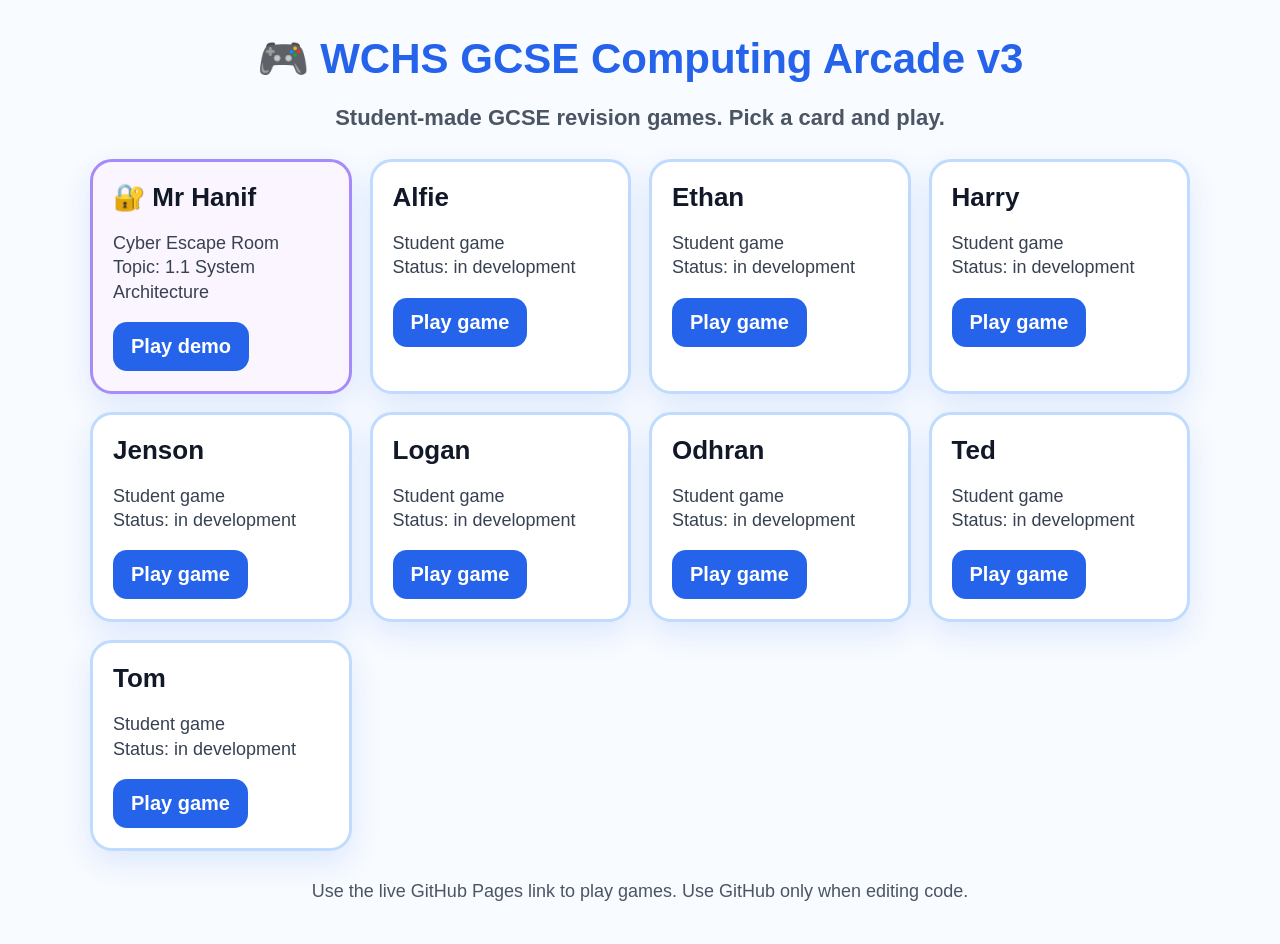
<file: index.html>
<!DOCTYPE html>
<html lang="en">
<head>
  <meta charset="UTF-8" />
  <meta name="viewport" content="width=device-width, initial-scale=1.0" />
  <title>WCHS GCSE Computing Arcade v2</title>
  <style>
    body{font-family:Arial,sans-serif;margin:0;background:#f8fbff;color:#111827;padding:24px}header{text-align:center;max-width:900px;margin:0 auto 28px}h1{font-size:42px;color:#2563eb;margin:10px 0}.subtitle{font-size:22px;font-weight:bold;color:#4b5563}.grid{display:grid;grid-template-columns:repeat(auto-fit,minmax(230px,1fr));gap:18px;max-width:1100px;margin:0 auto}.card{background:white;border:3px solid #bfdbfe;border-radius:22px;padding:20px;box-shadow:0 12px 30px rgba(37,99,235,.12)}.card h2{font-size:26px;margin:0 0 8px}.card p{font-size:18px;line-height:1.35;color:#374151}.play{display:inline-block;background:#2563eb;color:white;text-decoration:none;padding:13px 18px;border-radius:14px;font-size:20px;font-weight:bold}.demo{border-color:#a78bfa;background:#faf5ff}.note{text-align:center;font-size:18px;color:#4b5563;margin-top:30px}@media(max-width:600px){h1{font-size:32px}.subtitle{font-size:18px}.card h2{font-size:24px}.card p{font-size:17px}}
  </style>
</head>
<body>
  <header>
    <h1>🎮 WCHS GCSE Computing Arcade v3</h1>
    <p class="subtitle">Student-made GCSE revision games. Pick a card and play.</p>
  </header>

  <main class="grid">
    <section class="card demo"><h2>🔐 Mr Hanif</h2><p>Cyber Escape Room<br>Topic: 1.1 System Architecture</p><a class="play" href="./students/bhanif/">Play demo</a></section>
    <section class="card"><h2>Alfie</h2><p>Student game<br>Status: in development</p><a class="play" href="./students/alfieh/">Play game</a></section>
    <section class="card"><h2>Ethan</h2><p>Student game<br>Status: in development</p><a class="play" href="./students/ethanm/">Play game</a></section>
    <section class="card"><h2>Harry</h2><p>Student game<br>Status: in development</p><a class="play" href="./students/harryh/">Play game</a></section>
    <section class="card"><h2>Jenson</h2><p>Student game<br>Status: in development</p><a class="play" href="./students/jensonh/">Play game</a></section>
    <section class="card"><h2>Logan</h2><p>Student game<br>Status: in development</p><a class="play" href="./students/loganm/">Play game</a></section>
    <section class="card"><h2>Odhran</h2><p>Student game<br>Status: in development</p><a class="play" href="./students/odhranm/">Play game</a></section>
    <section class="card"><h2>Ted</h2><p>Student game<br>Status: in development</p><a class="play" href="./students/tedp/">Play game</a></section>
    <section class="card"><h2>Tom</h2><p>Student game<br>Status: in development</p><a class="play" href="./students/tomw/">Play game</a></section>
  </main>

  <p class="note">Use the live GitHub Pages link to play games. Use GitHub only when editing code.</p>
</body>
</html>
</file>
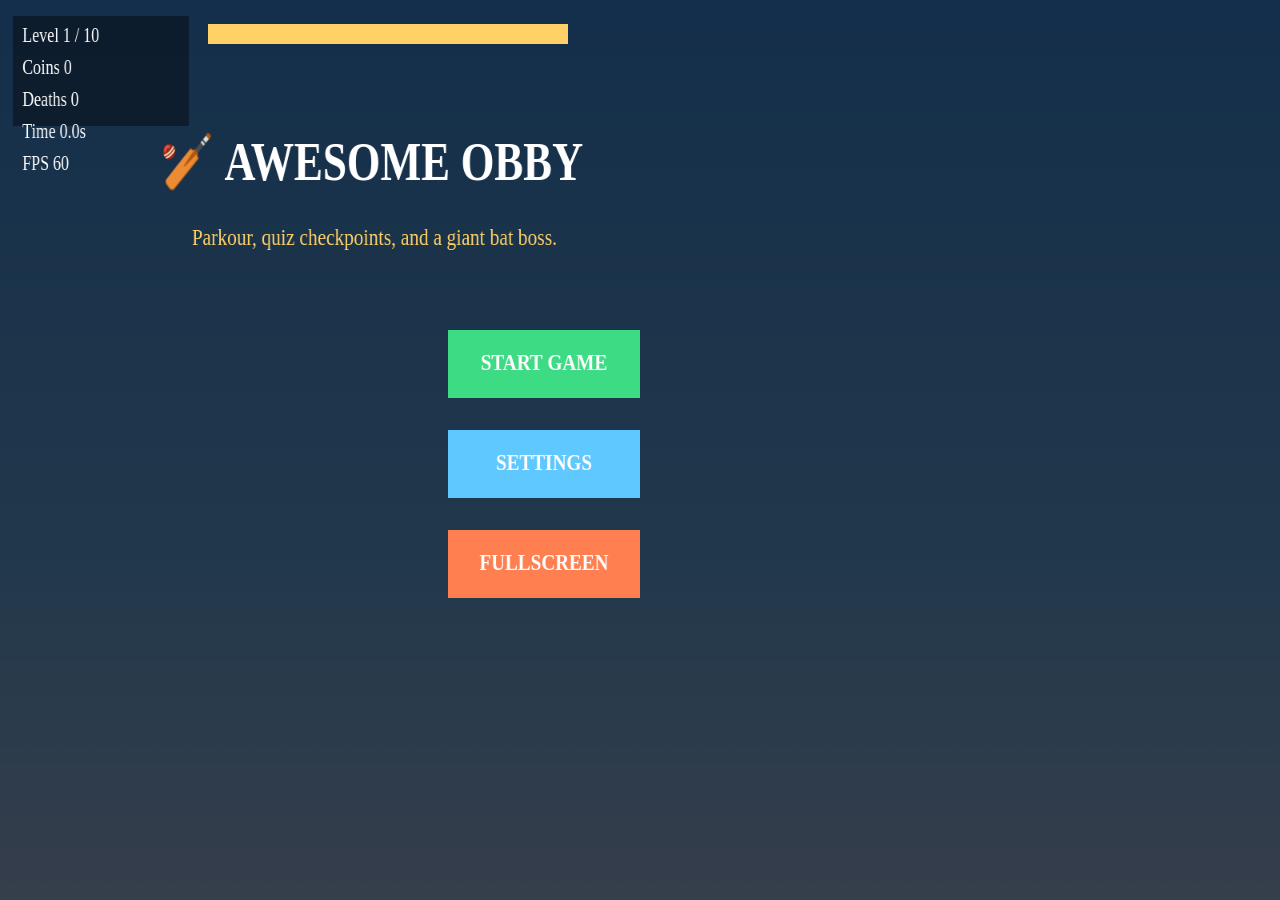
<file: students/alfieh/index.html>
<!DOCTYPE html>
<html lang="en">
<head>
  <meta charset="UTF-8" />
  <meta name="viewport" content="width=device-width, initial-scale=1.0" />
  <title>🏏 Awesome Obby</title>
  <style>
    html, body {
      margin: 0;
      height: 100%;
      overflow: hidden;
      background: #0a1128;
      font-family: "Trebuchet MS", "Segoe UI", sans-serif;
    }
    body {
      display: grid;
      place-items: center;
    }
    canvas {
      width: 100vw;
      height: 100vh;
      display: block;
      background: #0a1128;
      touch-action: none;
      cursor: crosshair;
    }
  </style>
</head>
<body>
  <canvas id="game" width="1600" height="900"></canvas>
  <script>
    const canvas = document.getElementById("game");
    const ctx = canvas.getContext("2d");
    const W = canvas.width;
    const H = canvas.height;

    function clamp(value, min, max) {
      return Math.max(min, Math.min(max, value));
    }

    function lerp(a, b, t) {
      return a + (b - a) * t;
    }

    function rand(min, max) {
      return Math.random() * (max - min) + min;
    }

    function rectsOverlap(ax, ay, aw, ah, bx, by, bw, bh) {
      return ax < bx + bw && ax + aw > bx && ay < by + bh && ay + ah > by;
    }

    class SoundManager {
      constructor() {
        this.audio = null;
        this.masterVolume = 0.35;
        this.muted = false;
        this.enabled = true;
      }

      init() {
        if (this.audio) return;
        this.audio = new (window.AudioContext || window.webkitAudioContext)();
      }

      toggleMute() {
        this.muted = !this.muted;
      }

      setVolume(value) {
        this.masterVolume = value;
      }

      playTone(freq, duration, type = "sine", volume = 0.08, slide = 1) {
        if (!this.enabled || this.muted) return;
        this.init();
        const now = this.audio.currentTime;
        const osc = this.audio.createOscillator();
        const gain = this.audio.createGain();
        osc.type = type;
        osc.frequency.setValueAtTime(freq, now);
        osc.frequency.exponentialRampToValueAtTime(freq * slide, now + duration);
        gain.gain.setValueAtTime(volume * this.masterVolume, now);
        gain.gain.exponentialRampToValueAtTime(0.0001, now + duration);
        osc.connect(gain);
        gain.connect(this.audio.destination);
        osc.start(now);
        osc.stop(now + duration + 0.01);
      }

      playJump() {
        this.playTone(540, 0.08, "triangle", 0.05, 1.05);
        this.playTone(660, 0.08, "square", 0.04, 1.1);
      }

      playCoin() {
        this.playTone(980, 0.12, "sine", 0.06, 1.2);
      }

      playCheckpoint() {
        this.playTone(720, 0.1, "triangle", 0.07, 1.15);
        this.playTone(880, 0.12, "sine", 0.06, 1.12);
      }

      playFail() {
        this.playTone(220, 0.16, "sawtooth", 0.1, 0.7);
        this.playTone(180, 0.22, "square", 0.09, 0.55);
        this.playTone(140, 0.3, "sine", 0.08, 0.45);
        this.playTone(110, 0.32, "triangle", 0.07, 0.4);
      }

      playWin() {
        this.playTone(523, 0.16, "triangle", 0.08, 1.15);
        this.playTone(659, 0.16, "triangle", 0.08, 1.15);
        this.playTone(784, 0.2, "sine", 0.08, 1.2);
      }

      playBossLaugh() {
        this.playTone(180, 0.16, "square", 0.08, 0.8);
        this.playTone(160, 0.2, "sawtooth", 0.07, 0.73);
      }

      playBossThrow() {
        this.playTone(320, 0.12, "triangle", 0.06, 1.1);
      }
    }

    class ParticleSystem {
      constructor() {
        this.particles = [];
      }

      spawn(x, y, color, count = 14, speed = 3) {
        for (let i = 0; i < count; i++) {
          this.particles.push({
            x,
            y,
            vx: rand(-speed, speed),
            vy: rand(-speed, speed),
            life: rand(0.5, 1.3),
            maxLife: 1.3,
            color,
            size: rand(3, 8)
          });
        }
      }

      update(dt) {
        this.particles = this.particles.filter(p => {
          p.life -= dt;
          p.x += p.vx;
          p.y += p.vy;
          p.vy += 0.02;
          return p.life > 0;
        });
      }

      draw(ctx, camera) {
        this.particles.forEach(p => {
          const alpha = p.life / p.maxLife;
          ctx.save();
          ctx.globalAlpha = alpha;
          ctx.fillStyle = p.color;
          ctx.fillRect(p.x - camera.x, p.y - camera.y, p.size, p.size);
          ctx.restore();
        });
      }
    }

    class Camera {
      constructor() {
        this.x = 0;
        this.y = 0;
        this.shake = 0;
        this.shakeTimer = 0;
      }

      follow(target) {
        const targetX = target.x - W / 2 + target.w / 2;
        const targetY = target.y - H / 2 + target.h / 2;
        this.x = lerp(this.x, clamp(targetX, 0, 1600 - W), 0.08);
        this.y = lerp(this.y, clamp(targetY, 0, 900 - H), 0.08);
      }

      update(dt) {
        if (this.shakeTimer > 0) {
          this.shakeTimer -= dt;
          this.shake = Math.max(0, this.shakeTimer * 12);
        } else {
          this.shake = 0;
        }
      }

      shakeScreen(amount, duration) {
        this.shake = amount;
        this.shakeTimer = duration;
      }

      apply(ctx) {
        ctx.save();
        ctx.translate(-this.x + (Math.random() - 0.5) * this.shake, -this.y + (Math.random() - 0.5) * this.shake);
      }

      restore(ctx) {
        ctx.restore();
      }
    }

    class QuestionManager {
      constructor() {
        this.questions = [
          {
            prompt: "What does LAN stand for?",
            options: ["Long Area Network", "Large Access Number", "Local Area Network", "Local Access Node"],
            correct: 2
          },
          {
            prompt: "Which device forwards packets between different networks?",
            options: ["Router", "Switch", "Hub", "Access Point"],
            correct: 0
          },
          {
            prompt: "What is the main purpose of a router?",
            options: ["To store files", "To connect different networks", "To print documents", "To play music"],
            correct: 1
          },
          {
            prompt: "What is a network?",
            options: ["A group of connected devices", "A type of keyboard", "A single computer", "A power cable"],
            correct: 0
          },
          {
            prompt: "Which device is used to connect computers in a small office or home?",
            options: ["Router", "Switch", "Monitor", "Scanner"],
            correct: 1
          },
          {
            prompt: "What does a switch do in a network?",
            options: ["It sends data to the correct device", "It turns the computer off", "It charges the laptop", "It plays videos"],
            correct: 0
          },
          {
            prompt: "What is the internet?",
            options: ["A local school network", "A global network of connected computers", "A type of printer", "A game console"],
            correct: 1
          }
        ];
        this.index = 0;
      }

      getNextQuestion() {
        if (this.index >= this.questions.length) this.index = 0;
        const question = this.questions[this.index];
        this.index = (this.index + 1) % this.questions.length;
        return question;
      }
    }

    class Platform {
      constructor(x, y, w, h, type = "normal", options = {}) {
        this.x = x;
        this.y = y;
        this.w = w;
        this.h = h;
        this.type = type;
        this.options = options;
        this.offset = options.offset || 0;
        this.dir = options.dir || 1;
        this.speed = options.speed || 90;
        this.range = options.range || 160;
        this.angle = 0;
        this.falling = false;
        this.fallTimer = 0;
        this.active = true;
        this.baseY = y;
        this.originX = x;
        this.originY = y;
        this.respawnTimer = 0;
      }

      update(dt) {
        if (this.type === "moving") {
          this.x += this.dir * this.speed * dt;
          if (this.x > this.originX + this.range) this.dir = -1;
          if (this.x < this.originX - this.range) this.dir = 1;
        }
        if (this.type === "falling") {
          if (this.falling) {
            this.fallTimer += dt;
            this.y += dt * 120;
            if (this.fallTimer > 2) {
              this.active = false;
              this.respawnTimer = 3;
            }
          } else if (this.respawnTimer > 0) {
            this.respawnTimer -= dt;
            if (this.respawnTimer <= 0) {
              this.y = this.originY;
              this.falling = false;
              this.fallTimer = 0;
              this.active = true;
              this.respawnTimer = 0;
            }
          }
        }
        if (this.type === "rotating") {
          this.angle += dt * 1.4;
        }
      }

      draw(ctx, camera) {
        ctx.save();
        ctx.translate(this.x - camera.x, this.y - camera.y);
        if (this.type === "rotating") {
          ctx.translate(this.w / 2, this.h / 2);
          ctx.rotate(this.angle);
          ctx.translate(-this.w / 2, -this.h / 2);
        }
        const gradient = ctx.createLinearGradient(0, 0, 0, this.h);
        gradient.addColorStop(0, this.type === "rotating" ? "#ff8a5b" : "#7d4f2a");
        gradient.addColorStop(1, this.type === "rotating" ? "#d94f2d" : "#3d2b1f");
        ctx.fillStyle = gradient;
        ctx.fillRect(0, 0, this.w, this.h);
        ctx.fillStyle = this.type === "rotating" ? "#ffd166" : "#c58e4a";
        ctx.fillRect(4, 4, this.w - 8, 8);
        ctx.restore();
      }
    }

    class Player {
      constructor() {
        this.x = 100;
        this.y = 730;
        this.w = 32;
        this.h = 44;
        this.vx = 0;
        this.vy = 0;
        this.grounded = false;
        this.jumpCount = 0;
        this.maxJumpCount = 2;
        this.facing = 1;
        this.speed = 240;
        this.jumpPower = 440;
        this.jumpsUsed = 0;
        this.wallJumpCooldown = 0;
        this.invulnerableTimer = 0;
        this.jumpPressed = false;
      }

      reset(x, y) {
        this.x = x;
        this.y = y;
        this.vx = 0;
        this.vy = 0;
        this.grounded = false;
        this.jumpCount = 0;
        this.jumpsUsed = 0;
        this.facing = 1;
        this.wallJumpCooldown = 0;
      }

      update(dt, keys, platforms, level, game) {
        this.wallJumpCooldown = Math.max(0, this.wallJumpCooldown - dt);
        this.invulnerableTimer = Math.max(0, this.invulnerableTimer - dt);

        const left = keys.left || keys.a || keys.ArrowLeft;
        const right = keys.right || keys.d || keys.ArrowRight;
        const jump = keys.jump || keys.space || keys.w || keys.ArrowUp;
        const speedMultiplier = game.unlockedBat ? 1.55 : 1;
        const jumpMultiplier = game.unlockedBat ? 1.25 : 1;

        let moveAxis = 0;
        if (left) {
          moveAxis = -1;
          this.facing = -1;
        } else if (right) {
          moveAxis = 1;
          this.facing = 1;
        }
        this.vx = moveAxis * this.speed * speedMultiplier;

        // Handle jump with proper press detection
        const jumpPressed = jump && !this.jumpPressed;
        
        if (jumpPressed) {
          if (this.grounded) {
            this.vy = -this.jumpPower * jumpMultiplier;
            this.grounded = false;
            this.jumpCount = 1;
            game.sound.playJump();
          } else if (this.jumpCount < this.maxJumpCount) {
            this.vy = -this.jumpPower * 0.95 * jumpMultiplier;
            this.jumpCount += 1;
            game.sound.playJump();
          }
        }
        
        this.jumpPressed = jump;

        this.vy += 900 * dt;
        this.x += this.vx * dt;
        this.y += this.vy * dt;

        this.grounded = false;
        let hitWall = false;
        let wallSide = 0;

        for (const platform of platforms) {
          if (!platform.active) continue;
          if (rectsOverlap(this.x, this.y, this.w, this.h, platform.x, platform.y, platform.w, platform.h)) {
            if (this.vy >= 0 && this.y + this.h >= platform.y && this.y + this.h <= platform.y + 18 && this.x + this.w > platform.x + 4 && this.x < platform.x + platform.w - 4) {
              this.y = platform.y - this.h;
              this.vy = 0;
              this.grounded = true;
              this.jumpCount = 0;
            }

            if (this.vx > 0 && this.x < platform.x + platform.w && this.x + this.w > platform.x + platform.w - 8 && this.y + this.h > platform.y && this.y < platform.y + platform.h) {
              this.x = platform.x + platform.w;
              hitWall = true;
              wallSide = 1;
            }
            if (this.vx < 0 && this.x + this.w > platform.x + 8 && this.x < platform.x + 8 && this.y + this.h > platform.y && this.y < platform.y + platform.h) {
              this.x = platform.x - this.w;
              hitWall = true;
              wallSide = -1;
            }

            if (platform.type === "falling" && !platform.falling && this.grounded) {
              platform.falling = true;
            }
          }
        }

        if (hitWall && !this.grounded && this.wallJumpCooldown <= 0 && jump) {
          this.vy = -this.jumpPower * 0.9 * jumpMultiplier;
          this.vx = wallSide * this.speed * 1.1 * speedMultiplier;
          this.wallJumpCooldown = 0.25;
          game.sound.playJump();
        }

        for (const hazard of level.hazards || []) {
          if (rectsOverlap(this.x, this.y, this.w, this.h, hazard.x, hazard.y, hazard.w, hazard.h)) {
            game.killPlayer(hazard.type);
            return;
          }
        }

        if (this.x < 0) this.x = 0;
        if (this.x + this.w > 1600) this.x = 1600 - this.w;
        if (this.y > 980) game.killPlayer("fell");
        if (this.y + this.h < 0) this.y = -this.h;

        if (this.x + this.w > level.finishX && this.y + this.h > level.finishY && this.y < level.finishY + 70) {
          game.completeLevel();
        }

        if (this.x + this.w > level.finishX - 40 && level.name === "Boss Rush") {
          game.boss.active = true;
        }
      }

      draw(ctx, camera) {
        ctx.save();
        ctx.translate(this.x - camera.x, this.y - camera.y);
        if (game && game.unlockedBat) {
          ctx.shadowColor = "#ffd166";
          ctx.shadowBlur = 18;
        }
        ctx.fillStyle = this.invulnerableTimer > 0 ? "#ffd166" : "#ff7f50";
        ctx.fillRect(0, 0, this.w, this.h);
        ctx.fillStyle = "#2d3142";
        ctx.fillRect(8, 8, 10, 14);
        ctx.fillRect(16, 8, 10, 14);
        ctx.fillStyle = "#ffffff";
        ctx.fillRect(10, 10, 4, 4);
        ctx.fillRect(18, 10, 4, 4);
        ctx.fillStyle = "#17324d";
        ctx.fillRect(10, 28, 12, 8);
        ctx.restore();
      }
    }

    class Enemy {
      constructor(x, y, kind = "tung") {
        this.x = x;
        this.y = y;
        this.w = 40;
        this.h = 50;
        this.kind = kind;
        this.vx = 0;
        this.vy = 0;
        this.hp = kind === "boss" ? 6 : 1;
        this.active = true;
        this.attackTimer = 0;
        this.throwTimer = 0;
        this.dir = -1;
        this.batProjectiles = [];
        this.hasKilled = false;
      }

      update(dt, game) {
        if (!this.active) return;
        if (this.kind === "boss") {
          const player = game.player;
          this.throwTimer -= dt;
          if (this.throwTimer <= 0) {
            this.throwTimer = 1.2;
            if (game.sound) game.sound.playBossThrow();
            this.batProjectiles.push({ x: this.x + 20, y: this.y + 18, vx: -260, vy: -80, life: 2.2 });
          }

          if (player.x < this.x) this.dir = -1; else this.dir = 1;
          this.x += this.dir * 60 * dt;
          if (Math.random() < 0.01) {
            this.vy = -260;
          }
          this.y += this.vy * dt;
          this.vy += 700 * dt;
          if (this.y + this.h > 860) this.y = 860 - this.h;

          this.batProjectiles = this.batProjectiles.filter(p => {
            p.x += p.vx * dt;
            p.y += p.vy * dt;
            p.vy += 600 * dt;
            p.life -= dt;
            if (rectsOverlap(p.x, p.y, 16, 16, player.x, player.y, player.w, player.h)) {
              game.killPlayer("boss");
              return false;
            }
            return p.life > 0;
          });

          if (rectsOverlap(player.x, player.y, player.w, player.h, this.x, this.y, this.w, this.h) && player.invulnerableTimer <= 0) {
            game.killPlayer("boss");
          }
          return;
        }

        const player = game.player;
        this.attackTimer -= dt;
        const range = player.x - this.x;
        this.x += Math.sign(range) * 180 * dt;
        if (Math.abs(range) < 90 && this.attackTimer <= 0) {
          this.attackTimer = 0.8;
          game.camera.shakeScreen(8, 0.15);
          game.flashTimer = 0.2;
          game.bonkText = "LOSER";
          game.bonkTimer = 0.7;
          player.invulnerableTimer = 0.3;
        }
        if (Math.abs(range) < 90 && player.invulnerableTimer <= 0 && this.attackTimer > 0.1 && !this.hasKilled) {
          this.hasKilled = true;
          game.killPlayer("tung");
        }
      }

      draw(ctx, camera) {
        if (!this.active) return;
        ctx.save();
        ctx.translate(this.x - camera.x, this.y - camera.y);
        if (this.kind === "boss") {
          ctx.fillStyle = "#2f2f2f";
          ctx.fillRect(0, 0, this.w, this.h);
          ctx.fillStyle = "#ff8f00";
          ctx.fillRect(10, 8, 20, 12);
          ctx.fillRect(8, 25, 24, 12);
          ctx.fillStyle = "#ffffff";
          ctx.fillRect(14, 12, 4, 4);
          ctx.fillRect(24, 12, 4, 4);
          ctx.fillStyle = "#6b3e26";
          ctx.fillRect(0, 0, 6, 10);
          ctx.fillRect(this.w - 6, 0, 6, 10);
          ctx.fillStyle = "#ffd166";
          ctx.fillRect(4, 40, this.w - 8, 8);
        } else {
          ctx.fillStyle = "#2d6a4f";
          ctx.fillRect(0, 0, this.w, this.h);
          ctx.fillStyle = "#b4e7c5";
          ctx.fillRect(6, 8, 28, 10);
          ctx.fillStyle = "#ffffff";
          ctx.fillRect(12, 12, 4, 4);
          ctx.fillRect(24, 12, 4, 4);
          ctx.fillStyle = "#ffd166";
          ctx.fillRect(6, 28, 28, 10);
          ctx.fillRect(8, 36, 24, 8);
        }
        ctx.restore();
      }
    }

    class Level {
      constructor(data) {
        this.name = data.name;
        this.platforms = data.platforms.map(p => new Platform(p.x, p.y, p.w, p.h, p.type, p));
        this.coins = data.coins.map(c => ({ ...c }));
        this.checkpoints = data.checkpoints.map(c => ({ ...c, collected: false }));
        this.hazards = (data.hazards || []).map(h => ({ ...h }));
        this.finishX = data.finishX;
        this.finishY = data.finishY;
        this.background = data.background;
        this.boss = data.boss || null;
      }

      drawBackground(ctx, camera, game) {
        const sky = ctx.createLinearGradient(0, 0, 0, H);
        sky.addColorStop(0, this.background[0]);
        sky.addColorStop(0.6, this.background[1]);
        sky.addColorStop(1, this.background[2]);
        ctx.fillStyle = sky;
        ctx.fillRect(0, 0, W, H);

        for (let i = 0; i < 8; i++) {
          const x = (i * 220 + game.time * 12) % (W + 220) - 120;
          const y = 70 + (i % 3) * 70;
          ctx.fillStyle = "rgba(255,255,255,0.9)";
          ctx.beginPath();
          ctx.arc(x, y, 22 + (i % 2), 0, Math.PI * 2);
          ctx.fill();
        }

        ctx.fillStyle = "#6edb6e";
        ctx.fillRect(0, 700, W, 220);
      }

      draw(ctx, camera, game) {
        this.platforms.forEach(p => p.draw(ctx, camera));
        this.hazards.forEach(h => {
          ctx.save();
          ctx.translate(h.x - camera.x, h.y - camera.y);
          if (h.type === "lava") {
            const lavaGrad = ctx.createLinearGradient(0, 0, 0, h.h);
            lavaGrad.addColorStop(0, "#ff5e3f");
            lavaGrad.addColorStop(1, "#b60000");
            ctx.fillStyle = lavaGrad;
            ctx.fillRect(0, 0, h.w, h.h);
          } else if (h.type === "spike") {
            ctx.fillStyle = "#c8d5df";
            ctx.beginPath();
            ctx.moveTo(0, h.h);
            ctx.lineTo(h.w / 2, 0);
            ctx.lineTo(h.w, h.h);
            ctx.closePath();
            ctx.fill();
          }
          ctx.restore();
        });
        this.coins.forEach(c => {
          if (c.collected) return;
          ctx.save();
          ctx.translate(c.x - camera.x, c.y - camera.y);
          ctx.fillStyle = c.secret ? "#ffd166" : "#ffda00";
          ctx.beginPath();
          ctx.arc(18, 18, 14, 0, Math.PI * 2);
          ctx.fill();
          ctx.fillStyle = "#5f3f00";
          ctx.fillRect(16, 10, 4, 16);
          ctx.restore();
        });
      }
    }

    class UI {
      constructor(game) {
        this.game = game;
        this.showSettings = false;
        this.showMenu = true;
        this.touchButtons = { left: false, right: false, jump: false };
      }

      draw(ctx, camera) {
        if (this.game.state === "menu") {
          ctx.save();
          ctx.fillStyle = "rgba(6, 14, 31, 0.8)";
          ctx.fillRect(0, 0, W, H);
          ctx.fillStyle = "#ffffff";
          ctx.font = "bold 54px Trebuchet MS";
          ctx.fillText("🏏 AWESOME OBBY", 200, 180);
          ctx.font = "24px Trebuchet MS";
          ctx.fillStyle = "#ffd166";
          ctx.fillText("Parkour, quiz checkpoints, and a giant bat boss.", 240, 245);

          const startRect = { x: 560, y: 330, w: 240, h: 68 };
          const settingsRect = { x: 560, y: 430, w: 240, h: 68 };
          const fullRect = { x: 560, y: 530, w: 240, h: 68 };

          this.drawButton(ctx, startRect, "START GAME", "#3ddc84");
          this.drawButton(ctx, settingsRect, "SETTINGS", "#5ec8ff");
          this.drawButton(ctx, fullRect, "FULLSCREEN", "#ff7f50");
          ctx.restore();
        }

        if (this.game.state === "paused") {
          ctx.save();
          ctx.fillStyle = "rgba(0,0,0,0.65)";
          ctx.fillRect(0, 0, W, H);
          ctx.fillStyle = "#ffffff";
          ctx.font = "bold 48px Trebuchet MS";
          ctx.fillText("PAUSED", 650, 320);
          ctx.font = "28px Trebuchet MS";
          ctx.fillText("Press P to continue", 610, 390);
          ctx.restore();
        }

        if (this.showSettings) {
          ctx.save();
          ctx.fillStyle = "rgba(10,20,40,0.85)";
          ctx.fillRect(300, 180, 1000, 480);
          ctx.fillStyle = "#fff";
          ctx.font = "bold 34px Trebuchet MS";
          ctx.fillText("SETTINGS", 640, 235);
          ctx.font = "24px Trebuchet MS";
          ctx.fillText("Volume", 380, 320);
          ctx.fillRect(520, 290, 500, 16);
          ctx.fillStyle = "#ffd166";
          ctx.fillRect(520, 290, 500 * this.game.sound.masterVolume, 16);
          ctx.fillStyle = "#ffffff";
          ctx.fillText(this.game.sound.muted ? "Muted" : "Unmuted", 380, 380);
          ctx.fillText(this.game.speedrunMode ? "Speedrun Mode: ON" : "Speedrun Mode: OFF", 380, 440);
          ctx.fillText(this.game.questionsEnabled ? "Questions: ON" : "Questions: OFF", 380, 480);
          ctx.fillText("Click near the bar to set volume", 380, 530);
          ctx.restore();
        }

        ctx.save();
        ctx.fillStyle = "rgba(0,0,0,0.4)";
        ctx.fillRect(16, 16, 220, 110);
        ctx.font = "20px Trebuchet MS";
        ctx.fillStyle = "#fff";
        ctx.fillText(`Level ${this.game.currentLevel + 1} / 10`, 28, 42);
        ctx.fillText(`Coins ${this.game.coinsCollected}`, 28, 74);
        ctx.fillText(`Deaths ${this.game.deaths}`, 28, 106);
        ctx.fillText(`Time ${this.game.time.toFixed(1)}s`, 28, 138);
        ctx.fillText(`FPS ${this.game.fps}`, 28, 170);
        ctx.fillStyle = "#ffd166";
        ctx.fillRect(260, 24, 450, 20);
        ctx.fillStyle = "#3ddc84";
        ctx.fillRect(260, 24, (this.game.progress / 10) * 450, 20);
        ctx.restore();

        if (this.game.showBonkText) {
          ctx.save();
          ctx.font = "bold 90px Trebuchet MS";
          ctx.fillStyle = "rgba(255,40,40,0.9)";
          ctx.fillText("LOSER", 420, 300);
          ctx.restore();
        }

        if (this.game.touchControlsEnabled) {
          const left = { x: 30, y: 760, w: 90, h: 90 };
          const right = { x: 140, y: 760, w: 90, h: 90 };
          const jump = { x: 1480, y: 760, w: 90, h: 90 };
          this.drawButton(ctx, left, "◀", "#4e79ff");
          this.drawButton(ctx, right, "▶", "#4e79ff");
          this.drawButton(ctx, jump, "⬆", "#ffd166");
        }
      }

      drawButton(ctx, rect, label, color) {
        ctx.fillStyle = color;
        ctx.fillRect(rect.x, rect.y, rect.w, rect.h);
        ctx.fillStyle = "#fff";
        ctx.font = "bold 24px Trebuchet MS";
        ctx.textAlign = "center";
        ctx.textBaseline = "middle";
        ctx.fillText(label, rect.x + rect.w / 2, rect.y + rect.h / 2);
        ctx.textAlign = "left";
        ctx.textBaseline = "alphabetic";
      }

      handlePointer(x, y, type) {
        if (this.game.state === "menu") {
          const startRect = { x: 560, y: 330, w: 240, h: 68 };
          const settingsRect = { x: 560, y: 430, w: 240, h: 68 };
          const fullRect = { x: 560, y: 530, w: 240, h: 68 };
          if (this.pointInRect(x, y, startRect)) {
            this.game.startGame();
          }
          if (this.pointInRect(x, y, settingsRect)) {
            this.showSettings = !this.showSettings;
          }
          if (this.pointInRect(x, y, fullRect)) {
            document.documentElement.requestFullscreen?.();
          }
        } else if (this.showSettings) {
          const sliderX = 520;
          const sliderW = 500;
          if (x > sliderX && x < sliderX + sliderW && y > 290 && y < 306) {
            const ratio = (x - sliderX) / sliderW;
            this.game.sound.setVolume(clamp(ratio, 0, 1));
          }
          // Toggle questions on click
          if (x > 380 && x < 800 && y > 465 && y < 495) {
            this.game.questionsEnabled = !this.game.questionsEnabled;
            this.game.saveProgress();
          }
        }

        if (this.game.touchControlsEnabled) {
          const left = { x: 30, y: 760, w: 90, h: 90 };
          const right = { x: 140, y: 760, w: 90, h: 90 };
          const jump = { x: 1480, y: 760, w: 90, h: 90 };
          if (type === "down") {
            if (this.pointInRect(x, y, left)) this.touchButtons.left = true;
            if (this.pointInRect(x, y, right)) this.touchButtons.right = true;
            if (this.pointInRect(x, y, jump)) this.touchButtons.jump = true;
          } else {
            this.touchButtons.left = false;
            this.touchButtons.right = false;
            this.touchButtons.jump = false;
          }
        }
      }

      pointInRect(x, y, rect) {
        return x > rect.x && x < rect.x + rect.w && y > rect.y && y < rect.y + rect.h;
      }
    }

    class Game {
      constructor() {
        this.sound = new SoundManager();
        this.camera = new Camera();
        this.particles = new ParticleSystem();
        this.questionManager = new QuestionManager();
        this.player = new Player();
        this.ui = new UI(this);
        this.state = "menu";
        this.currentLevel = 0;
        this.levels = [];
        this.level = null;
        this.enemies = [];
        this.boss = null;
        this.coinsCollected = 0;
        this.deaths = 0;
        this.time = 0;
        this.progress = 0;
        this.flashTimer = 0;
        this.showBonkText = false;
        this.fps = 60;
        this.fpsTimer = 0;
        this.frameCount = 0;
        this.bonkText = "LOSER";
        this.bonkTimer = 0;
        this.questionActive = false;
        this.activeQuestion = null;
        this.unlockedBat = false;
        this.speedrunMode = false;
        this.questionsEnabled = true;
        this.touchControlsEnabled = window.matchMedia("(pointer: coarse)").matches;
        this.lastTime = 0;
        this.saveKey = "tung-obby-save";
        this.loadProgress();
        this.buildLevels();
      }

      buildLevels() {
        this.levels = [
          { name: "Starter Steps", background: ["#4fb3ff", "#7fd6ff", "#dff7ff"], finishX: 1520, finishY: 660, platforms: [
            { x: 40, y: 780, w: 220, h: 70 },
            { x: 320, y: 720, w: 180, h: 50 },
            { x: 580, y: 660, w: 180, h: 50 },
            { x: 840, y: 600, w: 180, h: 50 },
            { x: 1120, y: 540, w: 220, h: 50 },
            { x: 1400, y: 480, w: 160, h: 50 }
          ], coins: [{ x: 380, y: 680 }, { x: 650, y: 620 }, { x: 910, y: 560 }, { x: 1190, y: 500 }], checkpoints: [{ x: 420, y: 700 }, { x: 860, y: 560 }, { x: 1460, y: 440 }] },
          { name: "Sky Bridges", background: ["#4b7cff", "#72e1ff", "#e6f7ff"], finishX: 1520, finishY: 560, platforms: [
            { x: 40, y: 780, w: 180, h: 70 },
            { x: 290, y: 700, w: 160, h: 40, type: "moving", speed: 110, range: 120 },
            { x: 560, y: 620, w: 180, h: 40 },
            { x: 820, y: 540, w: 150, h: 40, type: "moving", speed: 90, range: 90 },
            { x: 1080, y: 460, w: 180, h: 40 },
            { x: 1360, y: 380, w: 180, h: 40 }
          ], coins: [{ x: 350, y: 660 }, { x: 620, y: 580 }, { x: 890, y: 500 }, { x: 1440, y: 340 }], checkpoints: [{ x: 360, y: 660 }, { x: 900, y: 500 }, { x: 1430, y: 340 }] },
          { name: "Falling Tiles", background: ["#3bccff", "#93f2ff", "#ecfeff"], finishX: 1520, finishY: 500, platforms: [
            { x: 40, y: 780, w: 220, h: 70 },
            { x: 320, y: 700, w: 140, h: 40, type: "falling" },
            { x: 530, y: 620, w: 140, h: 40, type: "falling" },
            { x: 760, y: 540, w: 140, h: 40, type: "falling" },
            { x: 1030, y: 460, w: 180, h: 40 },
            { x: 1320, y: 380, w: 180, h: 40 }
          ], coins: [{ x: 360, y: 660 }, { x: 580, y: 580 }, { x: 810, y: 500 }, { x: 1380, y: 340 }], checkpoints: [{ x: 360, y: 660 }, { x: 820, y: 500 }, { x: 1380, y: 340 }] },
          { name: "Spiky Spiral", background: ["#67b6ff", "#b8f2ff", "#f4fffe"], finishX: 1520, finishY: 420, platforms: [
            { x: 40, y: 780, w: 220, h: 70 },
            { x: 320, y: 710, w: 140, h: 40 },
            { x: 520, y: 620, w: 140, h: 40 },
            { x: 720, y: 530, w: 140, h: 40, type: "rotating" },
            { x: 940, y: 440, w: 180, h: 40 },
            { x: 1240, y: 360, w: 180, h: 40 }
          ], coins: [{ x: 380, y: 670 }, { x: 590, y: 580 }, { x: 770, y: 490 }, { x: 1320, y: 320 }], checkpoints: [{ x: 380, y: 670 }, { x: 770, y: 490 }, { x: 1320, y: 320 }] },
          { name: "Bounce Towers", background: ["#5a74f4", "#9de3ff", "#eefcff"], finishX: 1520, finishY: 420, platforms: [
            { x: 40, y: 780, w: 220, h: 70 },
            { x: 300, y: 720, w: 100, h: 40 },
            { x: 470, y: 640, w: 100, h: 40 },
            { x: 640, y: 560, w: 100, h: 40 },
            { x: 860, y: 470, w: 120, h: 40, type: "moving", speed: 160, range: 100 },
            { x: 1120, y: 380, w: 180, h: 40 },
            { x: 1400, y: 300, w: 150, h: 40 }
          ], coins: [{ x: 330, y: 680 }, { x: 500, y: 600 }, { x: 670, y: 520 }, { x: 1180, y: 340 }], checkpoints: [{ x: 330, y: 680 }, { x: 700, y: 520 }, { x: 1180, y: 340 }] },
          { name: "Lava Loop", background: ["#ff8c3b", "#ffd06f", "#fff6d7"], finishX: 1520, finishY: 420, platforms: [
            { x: 40, y: 780, w: 220, h: 70 },
            { x: 300, y: 700, w: 140, h: 40 },
            { x: 500, y: 620, w: 140, h: 40 },
            { x: 720, y: 540, w: 140, h: 40 },
            { x: 960, y: 460, w: 140, h: 40 },
            { x: 1180, y: 380, w: 180, h: 40 },
            { x: 1380, y: 300, w: 160, h: 40 }
          ], coins: [{ x: 360, y: 660 }, { x: 540, y: 580 }, { x: 780, y: 500 }, { x: 1240, y: 340 }], checkpoints: [{ x: 360, y: 660 }, { x: 780, y: 500 }, { x: 1240, y: 340 }] },
          { name: "Wall Runner", background: ["#4dc9ff", "#97e3ff", "#ebfdff"], finishX: 1520, finishY: 360, platforms: [
            { x: 40, y: 780, w: 220, h: 70 },
            { x: 320, y: 720, w: 80, h: 220 },
            { x: 470, y: 620, w: 140, h: 40 },
            { x: 700, y: 540, w: 140, h: 40, type: "moving", speed: 120, range: 140 },
            { x: 980, y: 450, w: 140, h: 40 },
            { x: 1220, y: 360, w: 220, h: 40 }
          ], coins: [{ x: 330, y: 680 }, { x: 530, y: 580 }, { x: 760, y: 500 }, { x: 1320, y: 320 }], checkpoints: [{ x: 330, y: 680 }, { x: 760, y: 500 }, { x: 1320, y: 320 }] },
          { name: "Shadow Maze", background: ["#2d3b7a", "#5d6ebf", "#d7ddff"], finishX: 1520, finishY: 320, platforms: [
            { x: 40, y: 780, w: 220, h: 70 },
            { x: 310, y: 700, w: 120, h: 40 },
            { x: 500, y: 620, w: 120, h: 40, type: "falling" },
            { x: 730, y: 540, w: 120, h: 40 },
            { x: 950, y: 460, w: 120, h: 40, type: "moving", speed: 150, range: 100 },
            { x: 1180, y: 380, w: 200, h: 40 },
            { x: 1400, y: 300, w: 160, h: 40 }
          ], coins: [{ x: 340, y: 660 }, { x: 530, y: 580 }, { x: 780, y: 500 }, { x: 1460, y: 260 }], checkpoints: [{ x: 340, y: 660 }, { x: 780, y: 500 }, { x: 1460, y: 260 }] },
          { name: "Rainbow Ramp", background: ["#ff6b6b", "#ffd166", "#fff5d9"], finishX: 1520, finishY: 360, platforms: [
            { x: 40, y: 780, w: 220, h: 70 },
            { x: 320, y: 710, w: 120, h: 40, type: "moving", speed: 140, range: 90 },
            { x: 500, y: 620, w: 120, h: 40 },
            { x: 720, y: 540, w: 120, h: 40, type: "rotating" },
            { x: 960, y: 460, w: 140, h: 40 },
            { x: 1220, y: 380, w: 200, h: 40 }
          ], coins: [{ x: 360, y: 670 }, { x: 550, y: 580 }, { x: 780, y: 500 }, { x: 1300, y: 340 }], checkpoints: [{ x: 360, y: 670 }, { x: 780, y: 500 }, { x: 1300, y: 340 }], hazards: [{ x: 700, y: 740, w: 160, h: 40, type: "lava" }] },
          { name: "Boss Rush", background: ["#2a0f35", "#5f2b66", "#f1b6ff"], finishX: 1520, finishY: 360, platforms: [
            { x: 40, y: 780, w: 240, h: 70 },
            { x: 320, y: 700, w: 140, h: 40 },
            { x: 540, y: 620, w: 140, h: 40, type: "moving", speed: 130, range: 140 },
            { x: 780, y: 540, w: 140, h: 40 },
            { x: 1020, y: 460, w: 140, h: 40, type: "rotating" },
            { x: 1260, y: 380, w: 180, h: 40 }
          ], coins: [{ x: 360, y: 660 }, { x: 600, y: 580 }, { x: 840, y: 500 }, { x: 1320, y: 340 }], checkpoints: [{ x: 360, y: 660 }, { x: 840, y: 500 }, { x: 1320, y: 340 }], hazards: [{ x: 910, y: 740, w: 220, h: 40, type: "spike" }] }
        ];
      }

      loadProgress() {
        try {
          const raw = localStorage.getItem(this.saveKey);
          if (!raw) return;
          const data = JSON.parse(raw);
          this.currentLevel = data.currentLevel || 0;
          this.coinsCollected = data.coinsCollected || 0;
          this.deaths = data.deaths || 0;
          this.unlockedBat = !!data.unlockedBat;
          this.speedrunMode = !!data.speedrunMode;
          this.questionsEnabled = data.questionsEnabled !== false;
        } catch (err) {
          console.warn("Save data is invalid.");
        }
      }

      saveProgress() {
        const data = {
          currentLevel: this.currentLevel,
          coinsCollected: this.coinsCollected,
          deaths: this.deaths,
          unlockedBat: this.unlockedBat,
          speedrunMode: this.speedrunMode,
          questionsEnabled: this.questionsEnabled
        };
        localStorage.setItem(this.saveKey, JSON.stringify(data));
      }

      startGame() {
        this.state = "playing";
        this.currentLevel = 0;
        this.coinsCollected = 0;
        this.deaths = 0;
        this.time = 0;
        this.unlockedBat = false;
        this.ui.showMenu = false;
        this.ui.showSettings = false;
        this.loadLevel(0);
      }

      loadLevel(index) {
        this.currentLevel = index;
        this.level = new Level(this.levels[index]);
        this.enemies = [];
        this.boss = null;
        this.player.reset(80, 700);
        this.camera.x = 0;
        this.camera.y = 0;
        this.progress = index * 10;
        this.questionActive = false;
        this.activeQuestion = null;
        if (this.level.name === "Boss Rush") {
          this.boss = new Enemy(1200, 580, "boss");
          this.enemies.push(this.boss);
        }
      }

      completeLevel() {
        if (this.currentLevel < this.levels.length - 1) {
          // Ask a question before moving to the next level (if enabled)
          if (this.questionsEnabled) {
            this.activeQuestion = { ...this.questionManager.getNextQuestion(), isPostLevel: true };
            this.questionActive = true;
            this.state = "question";
          } else {
            this.currentLevel += 1;
            this.loadLevel(this.currentLevel);
            this.saveProgress();
          }
        } else {
          this.unlockedBat = true;
          this.state = "won";
          this.sound.playWin();
          this.particles.spawn(800, 240, "#ffd166", 180, 8);
          this.particles.spawn(800, 240, "#ff7f50", 180, 7);
          this.particles.spawn(800, 240, "#60d394", 180, 6);
          this.particles.spawn(800, 240, "#4e79ff", 180, 6);
          this.saveProgress();
        }
      }

      killPlayer(reason) {
        this.deaths += 1;
        this.showBonkText = true;
        this.bonkTimer = 1.2;
        this.flashTimer = 0.3;
        this.camera.shakeScreen(18, 0.3);
        this.sound.playFail();
        if (reason === "boss") this.sound.playBossLaugh();
        this.particles.spawn(this.player.x + 16, this.player.y + 16, "#ff3b30", 70, 5);
        this.enemies = [];
        this.player.reset(80, 700);
        this.player.invulnerableTimer = 1.2;
        this.questionActive = false;
        this.activeQuestion = null;
        this.state = "playing";
        this.saveProgress();
      }

      askQuestion(checkpoint) {
        if (this.questionActive) return;
        this.questionActive = true;
        this.activeQuestion = { ...this.questionManager.getNextQuestion(), checkpoint };
        this.state = "question";
      }

      answerQuestion(index) {
        if (!this.activeQuestion) return;
        if (index === this.activeQuestion.correct) {
          if (this.activeQuestion.isPostLevel) {
            // Correct answer after level completion, proceed to next level
            this.currentLevel += 1;
            this.loadLevel(this.currentLevel);
            this.sound.playCheckpoint();
            this.questionActive = false;
            this.activeQuestion = null;
            this.state = "playing";
            this.saveProgress();
          } else {
            // Checkpoint question (legacy support)
            this.activeQuestion.checkpoint.collected = true;
            this.sound.playCheckpoint();
            this.questionActive = false;
            this.activeQuestion = null;
            this.state = "playing";
          }
        } else {
          this.killPlayer("wrong-answer");
          this.questionActive = false;
          this.activeQuestion = null;
          this.state = "playing";
        }
      }

      togglePause() {
        if (this.state === "playing") this.state = "paused";
        else if (this.state === "paused") this.state = "playing";
      }

      toggleMute() {
        this.sound.toggleMute();
      }

      toggleSettings() {
        this.ui.showSettings = !this.ui.showSettings;
      }

      update(dt) {
        if (this.state === "menu") return;
        if (this.state === "paused") return;
        if (this.state === "question") return;
        if (this.state === "won") return;

        this.time += dt;
        this.flashTimer = Math.max(0, this.flashTimer - dt);
        this.bonkTimer = Math.max(0, this.bonkTimer - dt);
        this.frameCount += 1;
        this.fpsTimer += dt;
        if (this.fpsTimer >= 0.5) {
          this.fps = Math.round(this.frameCount / this.fpsTimer);
          this.frameCount = 0;
          this.fpsTimer = 0;
        }
        if (this.bonkTimer <= 0) this.showBonkText = false;

        this.camera.update(dt);
        this.particles.update(dt);

        const keys = {
          left: this.ui.touchButtons.left || keysDown.ArrowLeft || keysDown.a || keysDown.A,
          right: this.ui.touchButtons.right || keysDown.ArrowRight || keysDown.d || keysDown.D,
          jump: this.ui.touchButtons.jump || keysDown.Space || keysDown.ArrowUp || keysDown.w || keysDown.W
        };
        this.player.speed = this.speedrunMode ? 300 : 240;

        this.player.update(dt, keys, this.level.platforms, this.level, this);
        this.camera.follow(this.player);

        this.level.platforms.forEach(p => p.update(dt));

        this.level.coins.forEach(c => {
          if (c.collected) return;
          if (rectsOverlap(this.player.x, this.player.y, this.player.w, this.player.h, c.x, c.y, 36, 36)) {
            c.collected = true;
            this.coinsCollected += 1;
            this.sound.playCoin();
            this.particles.spawn(c.x + 18, c.y + 18, "#ffd166", 20, 3.5);
          }
        });



        this.enemies.forEach(enemy => enemy.update(dt, this));

        this.progress = Math.max(this.progress, (this.currentLevel + 1) * 10 - (this.level.finishX - this.player.x) / 15);
        this.progress = clamp(this.progress, 0, 100);

        if (this.unlockedBat) {
          this.particles.spawn(this.player.x + 16, this.player.y + 16, "#ffd166", 3, 1.4);
        }
      }

      drawBackground() {
        if (!this.level) {
          const sky = ctx.createLinearGradient(0, 0, 0, H);
          sky.addColorStop(0, "#4fb3ff");
          sky.addColorStop(0.6, "#8fe3ff");
          sky.addColorStop(1, "#f9ffff");
          ctx.fillStyle = sky;
          ctx.fillRect(0, 0, W, H);
          return;
        }

        this.level.drawBackground(ctx, this.camera, this);
        for (let i = 0; i < 12; i++) {
          const x = (i * 220 + this.time * 20) % (W + 220) - 120;
          const y = 140 + (i % 4) * 40;
          ctx.fillStyle = "rgba(255,255,255,0.4)";
          ctx.beginPath();
          ctx.arc(x, y, 18, 0, Math.PI * 2);
          ctx.fill();
        }
      }

      draw() {
        ctx.clearRect(0, 0, W, H);
        if (!this.level) {
          this.drawBackground();
          this.ui.draw(ctx, this.camera);
          return;
        }

        this.camera.apply(ctx);
        this.drawBackground();
        this.level.draw(ctx, this.camera, this);
        this.particles.draw(ctx, this.camera);
        this.level.platforms.forEach(p => p.draw(ctx, this.camera));
        this.enemies.forEach(enemy => enemy.draw(ctx, this.camera));
        this.player.draw(ctx, this.camera);
        this.camera.restore(ctx);

        if (this.flashTimer > 0) {
          ctx.fillStyle = `rgba(255, 0, 0, ${this.flashTimer * 0.5})`;
          ctx.fillRect(0, 0, W, H);
        }

        this.ui.draw(ctx, this.camera);
        if (this.questionActive) {
          ctx.save();
          ctx.fillStyle = "rgba(0,0,0,0.75)";
          ctx.fillRect(360, 200, 880, 480);
          ctx.fillStyle = "#fff";
          ctx.font = "bold 28px Trebuchet MS";
          ctx.fillText(this.activeQuestion.prompt, 420, 260);
          const boxY = 330;
          this.activeQuestion.options.forEach((option, i) => {
            const x = 440;
            const y = boxY + i * 70;
            ctx.fillStyle = "#4e79ff";
            ctx.fillRect(x, y, 700, 48);
            ctx.fillStyle = "#fff";
            ctx.font = "24px Trebuchet MS";
            ctx.fillText(`${String.fromCharCode(65 + i)}. ${option}`, x + 20, y + 31);
          });
          ctx.restore();
        }

        if (this.unlockedBat) {
          ctx.save();
          ctx.font = "bold 42px Trebuchet MS";
          ctx.fillStyle = "#ffd166";
          ctx.fillText("🏏 ORIGINAL TUNG BAT UNLOCKED", 360, 720);
          ctx.restore();
        }

        if (this.state === "won") {
          ctx.save();
          ctx.fillStyle = "rgba(0,0,0,0.6)";
          ctx.fillRect(300, 220, 1000, 320);
          ctx.fillStyle = "#ffffff";
          ctx.font = "bold 54px Trebuchet MS";
          ctx.fillText("YOU ARE NOW THE TRUE TUNG MASTER!", 360, 330);
          ctx.font = "28px Trebuchet MS";
          ctx.fillStyle = "#ffd166";
          ctx.fillText("Double speed, giant jump, golden trail, rainbow particles, and victory music unlocked.", 400, 390);
          ctx.restore();
        }
      }

      loop(timestamp) {
        if (!this.lastTime) this.lastTime = timestamp;
        const dt = Math.min(0.033, (timestamp - this.lastTime) / 1000);
        this.lastTime = timestamp;
        this.update(dt);
        this.draw();
        requestAnimationFrame(ts => this.loop(ts));
      }

      start() {
        this.sound.init();
        this.loop(0);
      }
    }

    const keysDown = {};
    window.addEventListener("keydown", e => {
      if (["ArrowUp", "ArrowDown", "ArrowLeft", "ArrowRight", " "].includes(e.key)) e.preventDefault();
      keysDown[e.key] = true;
      if (e.key.toLowerCase() === "p") game.togglePause();
      if (e.key.toLowerCase() === "m") game.toggleMute();
      if (e.key.toLowerCase() === "s") game.speedrunMode = !game.speedrunMode;
      if (e.key.toLowerCase() === "f") document.documentElement.requestFullscreen?.();
      if (game.state === "menu" && (e.key === "Enter" || e.key === " ")) game.startGame();
      if (game.state === "question") {
        const letters = ["a", "b", "c", "d"];
        const index = letters.indexOf(e.key.toLowerCase());
        if (index >= 0) game.answerQuestion(index);
      }
    });
    window.addEventListener("keyup", e => {
      keysDown[e.key] = false;
    });

    canvas.addEventListener("click", e => {
      const rect = canvas.getBoundingClientRect();
      const x = (e.clientX - rect.left) * (canvas.width / rect.width);
      const y = (e.clientY - rect.top) * (canvas.height / rect.height);
      if (game.state === "question") {
        const optionWidth = 700;
        const optionHeight = 48;
        const boxY = 330;
        const x0 = 440;
        for (let i = 0; i < 4; i++) {
          if (x > x0 && x < x0 + optionWidth && y > boxY + i * 70 && y < boxY + i * 70 + optionHeight) {
            game.answerQuestion(i);
          }
        }
      } else {
        game.ui.handlePointer(x, y, "down");
      }
    });
    canvas.addEventListener("pointerdown", e => {
      const rect = canvas.getBoundingClientRect();
      const x = (e.clientX - rect.left) * (canvas.width / rect.width);
      const y = (e.clientY - rect.top) * (canvas.height / rect.height);
      game.ui.handlePointer(x, y, "down");
    });
    canvas.addEventListener("pointerup", e => {
      const rect = canvas.getBoundingClientRect();
      const x = (e.clientX - rect.left) * (canvas.width / rect.width);
      const y = (e.clientY - rect.top) * (canvas.height / rect.height);
      game.ui.handlePointer(x, y, "up");
    });
    canvas.addEventListener("pointerleave", e => {
      game.ui.touchButtons.left = false;
      game.ui.touchButtons.right = false;
      game.ui.touchButtons.jump = false;
    });

    const game = new Game();
    game.start();
  </script>
</body>
</html>
</file>
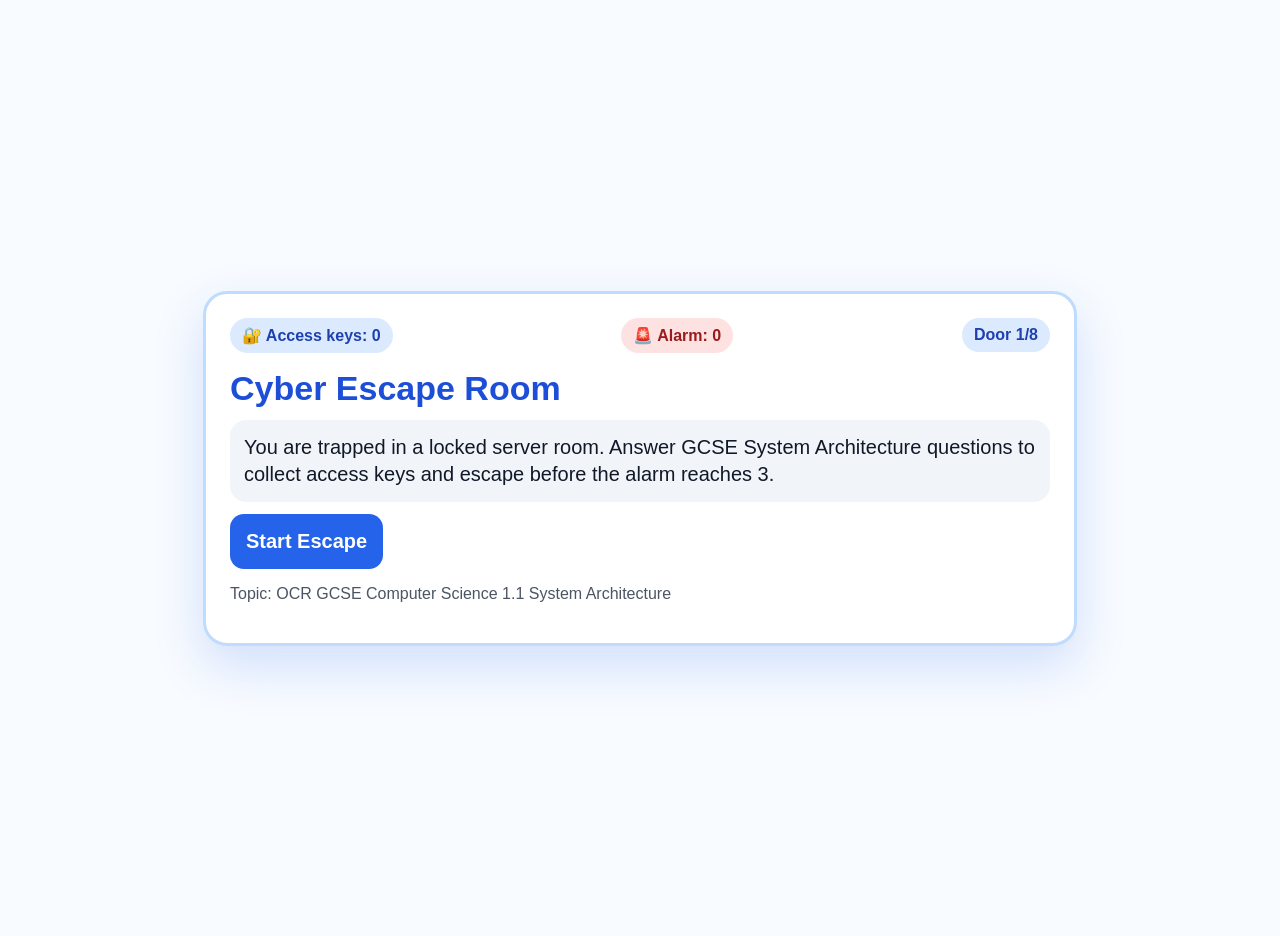
<file: students/bhanif/index.html>
<!DOCTYPE html>
<html lang="en">
<head>
  <meta charset="UTF-8" />
  <meta name="viewport" content="width=device-width, initial-scale=1.0" />
  <title>Cyber Escape Room - System Architecture</title>
  <style>
    body{font-family:Arial,sans-serif;margin:0;background:#f8fbff;color:#111827;display:flex;min-height:100vh;align-items:center;justify-content:center;padding:18px}
    .game{max-width:820px;width:100%;background:white;border:3px solid #bfdbfe;border-radius:24px;padding:24px;box-shadow:0 20px 50px rgba(37,99,235,.18)}
    .top{display:flex;gap:10px;flex-wrap:wrap;justify-content:space-between;align-items:center;margin-bottom:16px}.badge{background:#dbeafe;color:#1e40af;border-radius:999px;padding:8px 12px;font-weight:bold}.alarm{background:#fee2e2;color:#991b1b}h1{font-size:34px;margin:0 0 8px;color:#1d4ed8}h2{font-size:28px;margin:12px 0}.story{font-size:20px;line-height:1.35;background:#f1f5f9;border-radius:16px;padding:14px;margin:12px 0}.answers{display:grid;grid-template-columns:1fr 1fr;gap:12px;margin-top:16px}button{font-size:20px;font-weight:bold;border:0;border-radius:14px;padding:16px;cursor:pointer;background:#2563eb;color:white}button:hover{background:#1d4ed8}.answer{background:#eff6ff;color:#111827;border:2px solid #93c5fd}.answer:hover{background:#dbeafe}.feedback{font-size:20px;font-weight:bold;margin-top:14px;min-height:54px}.good{color:#15803d}.bad{color:#b91c1c}.hidden{display:none}.progress{height:16px;background:#e5e7eb;border-radius:999px;overflow:hidden;margin:14px 0}.bar{height:100%;background:#22c55e;width:0}.small{font-size:16px;color:#4b5563}@media(max-width:650px){.answers{grid-template-columns:1fr}h1{font-size:28px}h2{font-size:24px}button{font-size:18px}}
  </style>
</head>
<body>
  <main class="game">
    <div class="top"><span class="badge">🔐 Access keys: <span id="score">0</span></span><span class="badge alarm">🚨 Alarm: <span id="alarm">0</span></span><span class="badge">Door <span id="door">1</span>/8</span></div>
    <h1>Cyber Escape Room</h1>
    <p class="story" id="story">You are trapped in a locked server room. Answer GCSE System Architecture questions to collect access keys and escape before the alarm reaches 3.</p>
    <div id="startScreen"><button onclick="startGame()">Start Escape</button><p class="small">Topic: OCR GCSE Computer Science 1.1 System Architecture</p></div>
    <section id="gameScreen" class="hidden"><div class="progress"><div class="bar" id="bar"></div></div><h2 id="question"></h2><div class="answers" id="answers"></div><p class="feedback" id="feedback"></p><button id="nextBtn" class="hidden" onclick="nextQuestion()">Next Lock</button></section>
    <section id="endScreen" class="hidden"><h2 id="endTitle"></h2><p class="story" id="endText"></p><button onclick="restartGame()">Restart</button></section>
  </main>
<script>
const questions=[
 {q:'Which part of the CPU performs arithmetic and logic operations?',a:['ALU','Control Unit','RAM','Hard drive'],c:0,f:'The ALU handles calculations and logical comparisons.'},
 {q:'What does the Control Unit do?',a:['Directs the flow of instructions inside the CPU','Stores files permanently','Displays images','Connects to Wi-Fi'],c:0,f:'The Control Unit coordinates the fetch-decode-execute cycle.'},
 {q:'Why is cache memory used?',a:['To store frequently used data close to the CPU','To save photos permanently','To replace the operating system','To increase screen brightness'],c:0,f:'Cache is very fast memory near the CPU, so it speeds up access.'},
 {q:'What does clock speed measure?',a:['How many cycles per second the CPU can perform','How much storage a computer has','The size of the monitor','How fast the internet is'],c:0,f:'Clock speed is measured in Hz and relates to CPU cycles per second.'},
 {q:'What is the purpose of the Program Counter?',a:['It stores the address of the next instruction','It stores the final answer only','It controls the keyboard','It stores images'],c:0,f:'The Program Counter points to the next instruction to fetch.'},
 {q:'Which statement about cores is correct?',a:['More cores can help run tasks in parallel','More cores always make every program twice as fast','Cores are the same as hard drives','Cores store files permanently'],c:0,f:'Multiple cores can process different tasks at the same time, if software can use them.'},
 {q:'What is an embedded system?',a:['A computer built into another device for a specific purpose','A laptop with extra RAM','A computer used only for gaming','A computer without software'],c:0,f:'Embedded systems are built into devices such as washing machines, cars or microwaves.'},
 {q:'What happens during the fetch stage?',a:['The CPU gets the next instruction from memory','The CPU prints a document','The CPU deletes the operating system','The CPU sends an email'],c:0,f:'During fetch, the CPU retrieves the next instruction from memory.'}
];
let current=0, score=0, alarm=0, answered=false;
function startGame(){document.getElementById('startScreen').classList.add('hidden');document.getElementById('gameScreen').classList.remove('hidden');showQuestion();}
function showQuestion(){answered=false;let item=questions[current];document.getElementById('question').textContent=item.q;document.getElementById('door').textContent=current+1;document.getElementById('feedback').textContent='';document.getElementById('nextBtn').classList.add('hidden');document.getElementById('bar').style.width=(current/questions.length*100)+'%';let box=document.getElementById('answers');box.innerHTML='';item.a.forEach((txt,i)=>{let b=document.createElement('button');b.className='answer';b.textContent=txt;b.onclick=()=>checkAnswer(i);box.appendChild(b);});}
function checkAnswer(i){if(answered)return;answered=true;let item=questions[current];let fb=document.getElementById('feedback');if(i===item.c){score++;fb.textContent='✅ Access key collected! '+item.f;fb.className='feedback good';}else{alarm++;fb.textContent='❌ Alarm increased. '+item.f;fb.className='feedback bad';}document.getElementById('score').textContent=score;document.getElementById('alarm').textContent=alarm;document.getElementById('nextBtn').classList.remove('hidden');if(alarm>=3){endGame(false);}}
function nextQuestion(){current++;if(current>=questions.length){endGame(true)}else{showQuestion();}}
function endGame(finished){document.getElementById('gameScreen').classList.add('hidden');document.getElementById('endScreen').classList.remove('hidden');document.getElementById('bar').style.width='100%';let title=document.getElementById('endTitle'), text=document.getElementById('endText');if(finished && score>=6){title.textContent='🎉 Escaped!';text.textContent=`You escaped with ${score} access keys. Strong knowledge of system architecture.`;}else if(finished){title.textContent='Almost escaped';text.textContent=`You collected ${score} keys. Replay to improve your CPU knowledge.`;}else{title.textContent='Locked down!';text.textContent='The alarm reached 3. Revise the feedback and try again.';}}
function restartGame(){current=0;score=0;alarm=0;document.getElementById('score').textContent=0;document.getElementById('alarm').textContent=0;document.getElementById('endScreen').classList.add('hidden');document.getElementById('startScreen').classList.remove('hidden');}
</script>
</body>
</html>
</file>
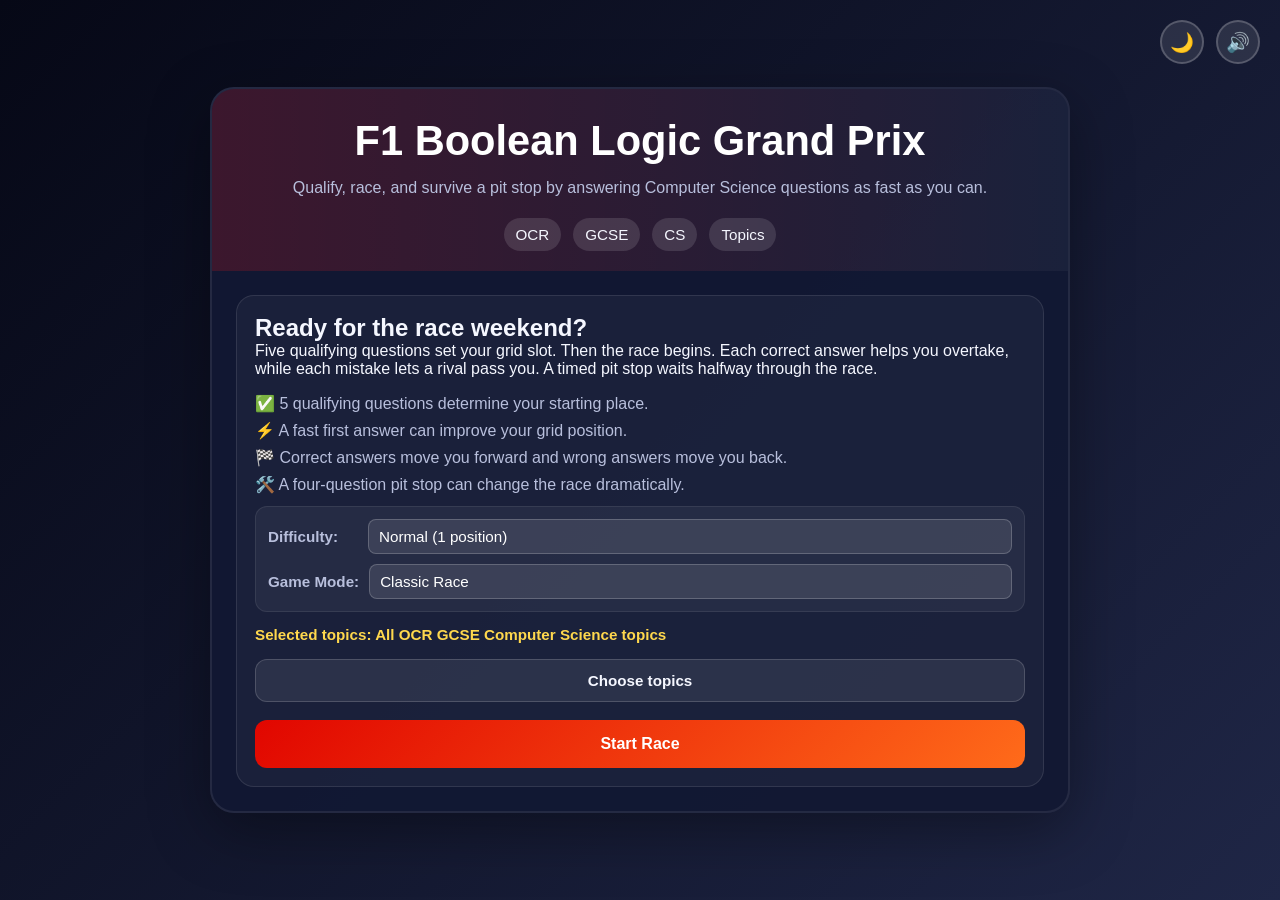
<file: students/ethanm/index.html>
<!DOCTYPE html>
<html lang="en">
<head>
<meta charset="UTF-8">
<meta name="viewport" content="width=device-width, initial-scale=1.0">
<title>F1 Boolean Logic Grand Prix</title>
<link rel="stylesheet" href="styles.css">
</head>
<body>
<div class="top-controls">
  <button id="themeToggleBtn" class="control-btn" title="Toggle theme">🌙</button>
  <button id="soundToggleBtn" class="control-btn" title="Toggle sound">🔊</button>
  <div class="volume-control" id="volumeControl" hidden>
    <input id="volumeSlider" type="range" min="0" max="100" value="18">
    <span id="volumeLabel">18%</span>
  </div>
</div>
<div class="container">
  <div class="hero">
    <h1>F1 Boolean Logic Grand Prix</h1>
    <p>Qualify, race, and survive a pit stop by answering Computer Science questions as fast as you can.</p>
    <span class="pill">OCR</span><span class="pill">GCSE</span><span class="pill">CS</span><span class="pill">Topics</span>
  </div>
  <div id="startScreen" class="start-screen">
    <div class="card">
      <h2>Ready for the race weekend?</h2>
      <p>Five qualifying questions set your grid slot. Then the race begins. Each correct answer helps you overtake, while each mistake lets a rival pass you. A timed pit stop waits halfway through the race.</p>
      <ul>
        <li>✅ 5 qualifying questions determine your starting place.</li>
        <li>⚡ A fast first answer can improve your grid position.</li>
        <li>🏁 Correct answers move you forward and wrong answers move you back.</li>
        <li>🛠️ A four-question pit stop can change the race dramatically.</li>
      </ul>
      
      <div class="settings-section">
        <label class="setting-group">
          <span class="setting-label">Difficulty:</span>
          <select id="difficultySelect" class="setting-input">
            <option value="easy">Easy (1/2 positions)</option>
            <option value="normal" selected>Normal (1 position)</option>
            <option value="hard">Hard (2 positions)</option>
          </select>
        </label>

        <label class="setting-group">
          <span class="setting-label">Game Mode:</span>
          <select id="gameModeSelect" class="setting-input">
            <option value="classic" selected>Classic Race</option>
            <option value="timeattack">Time Attack (2 min)</option>
            <option value="survival">Survival (3 strikes)</option>
            <option value="endless">Endless Race</option>
          </select>
        </label>
      </div>

      <div id="topicSummary" class="topic-summary">Selected topics: All OCR GCSE Computer Science topics</div>
      <button id="openTopicMenuBtn" class="topic-button">Choose topics</button>
      <button id="startBtn" class="start-button">Start Race</button>
    </div>
  </div>
  <div id="topicMenu" class="topic-menu-overlay" hidden>
    <div class="topic-menu">
      <h3>OCR GCSE Computer Science topics</h3>
      <p>Select one or more topics for the race questions. Leaving the menu empty will use all topics.</p>
      <div class="topic-grid">
        <label class="topic-option"><input class="topic-checkbox" type="checkbox" value="Systems architecture">Systems architecture</label>
        <label class="topic-option"><input class="topic-checkbox" type="checkbox" value="Memory and storage">Memory and storage</label>
        <label class="topic-option"><input class="topic-checkbox" type="checkbox" value="Computer networks, connections and protocols">Computer networks, connections and protocols</label>
        <label class="topic-option"><input class="topic-checkbox" type="checkbox" value="Network security">Network security</label>
        <label class="topic-option"><input class="topic-checkbox" type="checkbox" value="Systems software">Systems software</label>
        <label class="topic-option"><input class="topic-checkbox" type="checkbox" value="Ethical, legal, cultural and environmental impacts">Ethical, legal, cultural and environmental impacts</label>
        <label class="topic-option"><input class="topic-checkbox" type="checkbox" value="Algorithms">Algorithms</label>
        <label class="topic-option"><input class="topic-checkbox" type="checkbox" value="Programming fundamentals">Programming fundamentals</label>
        <label class="topic-option"><input class="topic-checkbox" type="checkbox" value="Producing robust programs">Producing robust programs</label>
        <label class="topic-option"><input class="topic-checkbox" type="checkbox" value="Boolean logic">Boolean logic</label>
        <label class="topic-option"><input class="topic-checkbox" type="checkbox" value="Programming languages and IDEs">Programming languages and IDEs</label>
        <label class="topic-option"><input class="topic-checkbox" type="checkbox" value="Data representation">Data representation</label>
      </div>
      <div class="topic-actions">
        <button id="selectAllTopicsBtn" class="primary" type="button">Select all</button>
        <button id="clearTopicsBtn" class="secondary" type="button">Clear</button>
        <button id="applyTopicsBtn" class="primary" type="button">Apply</button>
        <button id="closeTopicMenuBtn" class="secondary" type="button">Close</button>
      </div>
    </div>
  </div>
  <div id="gameScreen" class="game-screen">
    <div class="status-bar">
      <div id="phaseBadge" class="badge phase">Qualifying</div>
      <div id="streakBadge" class="badge streak" hidden>Streak: 0</div>
      <div id="survivalLives" class="badge survival" hidden>Lives: 3</div>
      <div id="positionBadge" class="badge position">Current Position: -- / 22</div>
    </div>
    <div id="timerDisplay" class="feedback warn" style="min-height:24px"></div>
    <div class="question-card">
      <div id="question">Loading...</div>
      <div id="answers" class="answers"></div>
      <div id="feedback" class="feedback"></div>
    </div>
    <div class="footer-actions">
      <button id="nextBtn" class="action-btn">Next</button>
      <button id="restartBtn" class="action-btn">Restart Race</button>
    </div>
  </div>

  <div id="summaryScreen" class="summary-screen" hidden>
    <div class="summary-card">
      <h2>🏁 Race Summary</h2>
      <div class="summary-stats">
        <div class="stat-row">
          <span class="stat-label">Final Position:</span>
          <span class="stat-value" id="summaryPosition">--</span>
        </div>
        <div class="stat-row">
          <span class="stat-label">Total Questions:</span>
          <span class="stat-value" id="summaryTotal">--</span>
        </div>
        <div class="stat-row">
          <span class="stat-label">Correct Answers:</span>
          <span class="stat-value" id="summaryCorrect">--</span>
        </div>
        <div class="stat-row">
          <span class="stat-label">Accuracy:</span>
          <span class="stat-value" id="summaryAccuracy">--%</span>
        </div>
        <div class="stat-row">
          <span class="stat-label">Avg Response Time:</span>
          <span class="stat-value" id="summaryAvgTime">--s</span>
        </div>
      </div>
      <div class="topic-breakdown" id="topicBreakdown"></div>
      <div class="summary-actions">
        <button id="summaryRestartBtn" class="action-btn">Race Again</button>
      </div>
    </div>
  </div>
</div>
<div id="countdown" class="countdown">
  <div class="countdown-box">
    <div id="countdownLabel" class="countdown-label">Lights out in 5...</div>
    <div class="lights">
      <div class="light" data-index="0"></div>
      <div class="light" data-index="1"></div>
      <div class="light" data-index="2"></div>
      <div class="light" data-index="3"></div>
      <div class="light" data-index="4"></div>
    </div>
  </div>
</div>
<script src="game.js"></script>
</body>
</html>
</file>
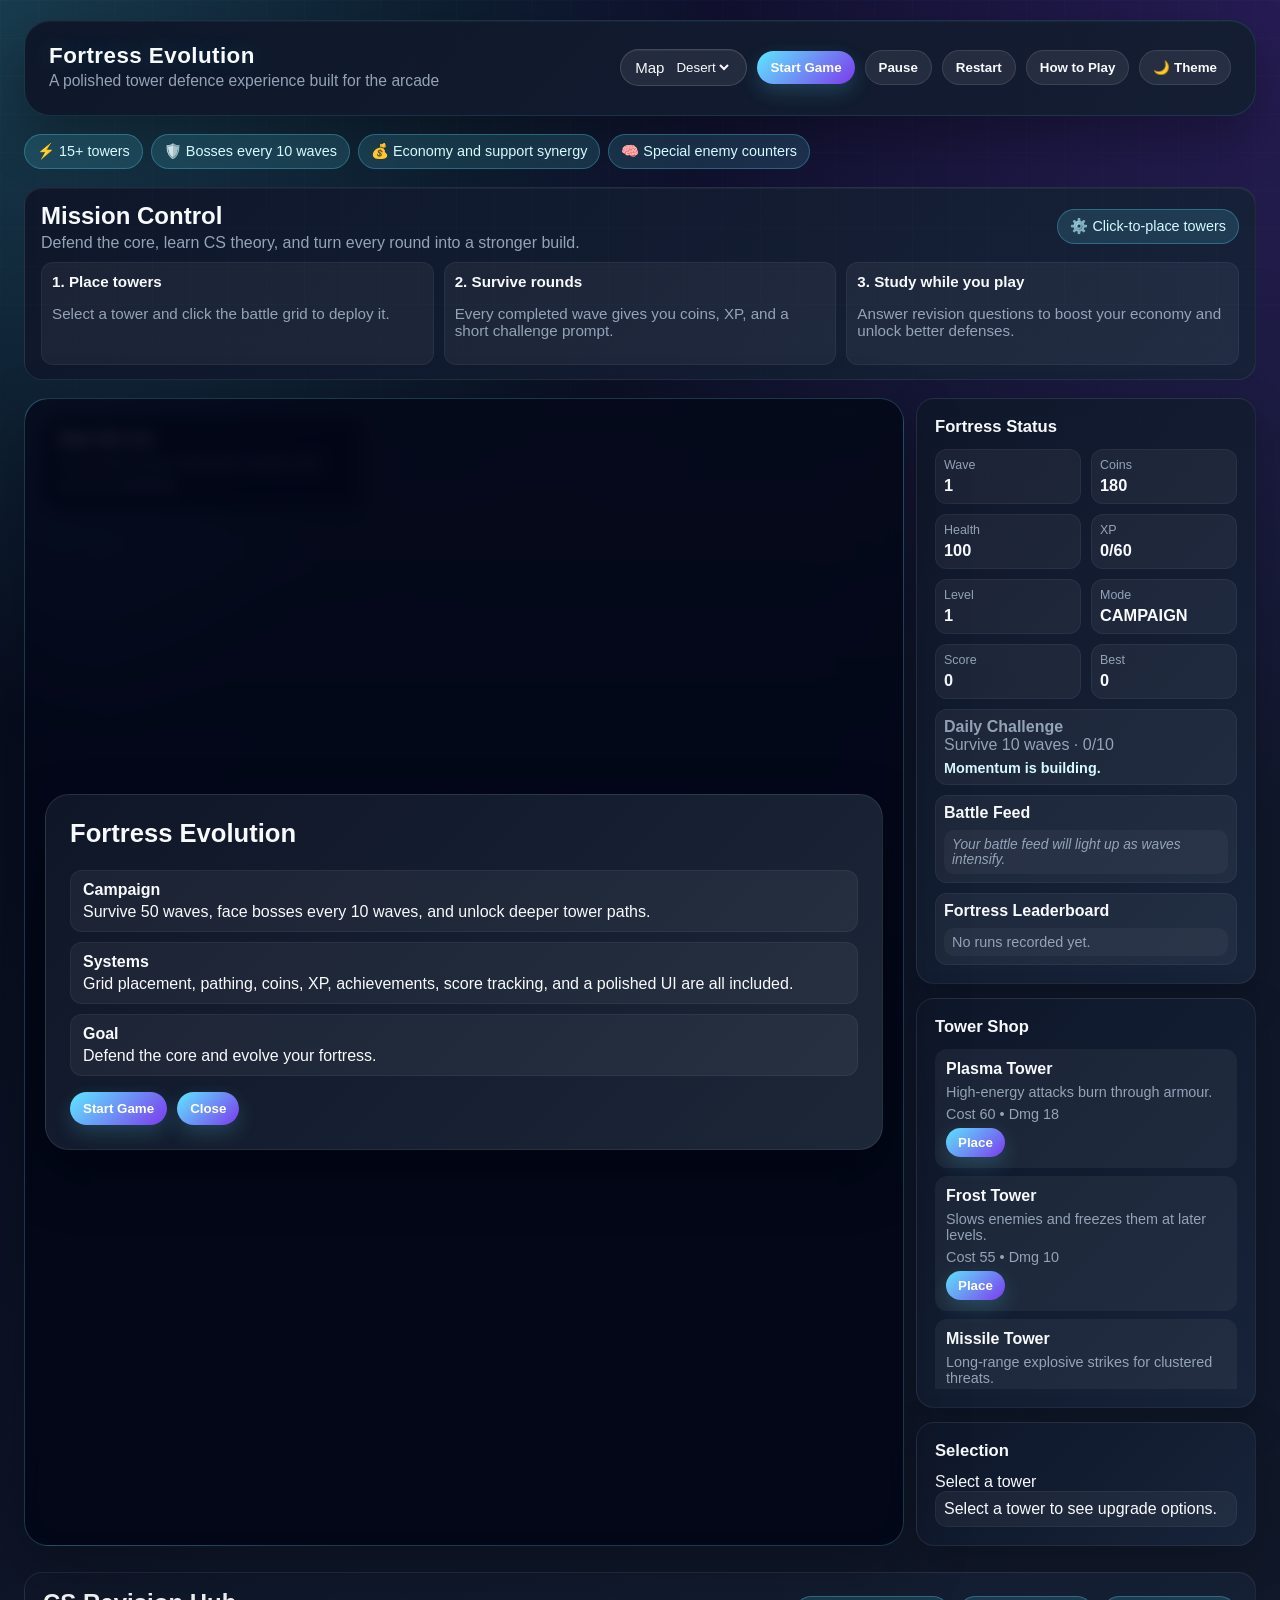
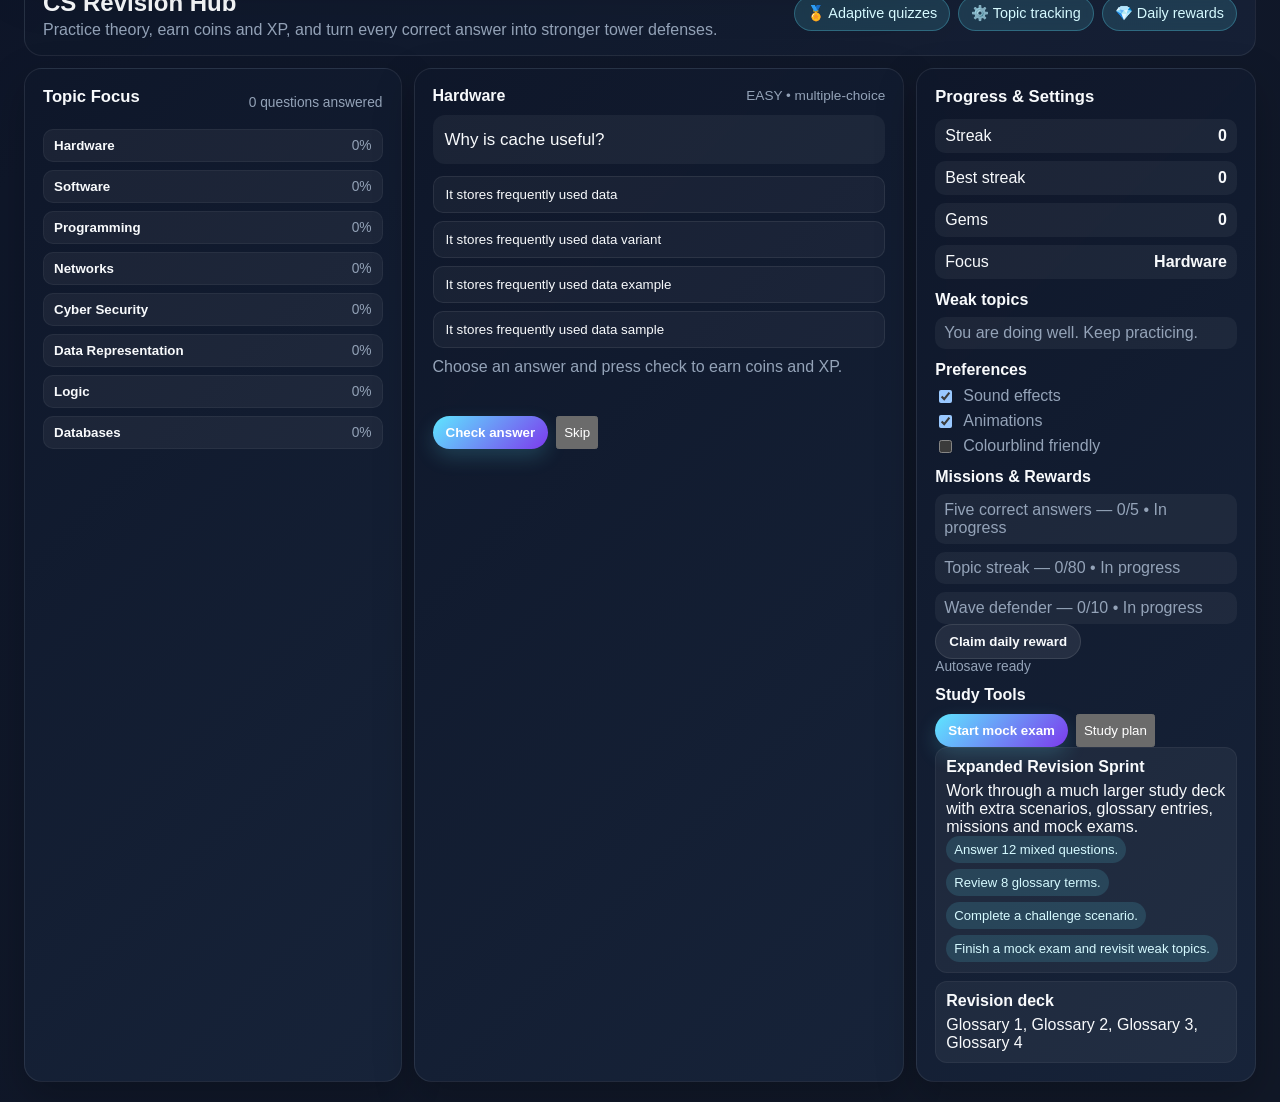
<file: students/harryh/index.html>
<!DOCTYPE html>
<html lang="en">
<head>
  <meta charset="UTF-8" />
  <meta name="viewport" content="width=device-width, initial-scale=1.0" />
  <title>Fortress Evolution</title>
  <link rel="stylesheet" href="styles.css" />
</head>
<body>
  <div id="app">
    <header>
      <div>
        <h1>Fortress Evolution</h1>
        <div class="subtitle">A polished tower defence experience built for the arcade</div>
      </div>
      <div class="topbar">
        <label class="map-picker">
          <span>Map</span>
          <select id="mapSelect">
            <option value="desert">Desert</option>
            <option value="forest">Forest</option>
            <option value="snow">Snow</option>
            <option value="space">Space</option>
          </select>
        </label>
        <button id="startBtn">Start Game</button>
        <button id="pauseBtn" class="secondary">Pause</button>
        <button id="restartBtn" class="secondary">Restart</button>
        <button id="helpBtn" class="secondary">How to Play</button>
        <button id="themeToggle" class="secondary">🌙 Theme</button>
      </div>
    </header>

    <section class="info-strip" aria-label="Gameplay highlights">
      <div class="info-chip">⚡ 15+ towers</div>
      <div class="info-chip">🛡️ Bosses every 10 waves</div>
      <div class="info-chip">💰 Economy and support synergy</div>
      <div class="info-chip">🧠 Special enemy counters</div>
    </section>

    <section class="design-panel">
      <div class="design-panel-header">
        <div>
          <h2>Mission Control</h2>
          <p>Defend the core, learn CS theory, and turn every round into a stronger build.</p>
        </div>
        <div class="info-chip">⚙️ Click-to-place towers</div>
      </div>
      <div class="design-grid">
        <div class="design-card">
          <strong>1. Place towers</strong>
          <p>Select a tower and click the battle grid to deploy it.</p>
        </div>
        <div class="design-card">
          <strong>2. Survive rounds</strong>
          <p>Every completed wave gives you coins, XP, and a short challenge prompt.</p>
        </div>
        <div class="design-card">
          <strong>3. Study while you play</strong>
          <p>Answer revision questions to boost your economy and unlock better defenses.</p>
        </div>
      </div>
    </section>

    <div class="main-area">
      <div class="canvas-shell">
        <div id="placementHint" class="placement-hint">
          <strong>Select a tower</strong>
          <span>Choose a tower from the shop, then click the battlefield to place it.</span>
        </div>
        <canvas id="gameCanvas"></canvas>
        <div id="overlay" class="overlay">
          <div class="overlay-card">
            <h2 id="overlayTitle">Fortress Evolution</h2>
            <div id="overlayBody"></div>
            <div id="overlayActions" class="actions"></div>
          </div>
        </div>
      </div>

      <aside class="sidebar">
        <section class="panel">
          <h2>Fortress Status</h2>
          <div class="stat-grid">
            <div class="stat"><div class="label">Wave</div><div id="waveValue" class="value">1</div></div>
            <div class="stat"><div class="label">Coins</div><div id="coinsValue" class="value">180</div></div>
            <div class="stat"><div class="label">Health</div><div id="healthValue" class="value">100</div></div>
            <div class="stat"><div class="label">XP</div><div id="xpValue" class="value">0/60</div></div>
            <div class="stat"><div class="label">Level</div><div id="levelValue" class="value">1</div></div>
            <div class="stat"><div class="label">Mode</div><div id="modeBadge" class="value">CAMPAIGN</div></div>
            <div class="stat"><div class="label">Score</div><div id="scoreValue" class="value">0</div></div>
            <div class="stat"><div class="label">Best</div><div id="bestValue" class="value">0</div></div>
          </div>
          <div class="challenge-box">
            <strong>Daily Challenge</strong>
            <div id="challengeText">Survive 10 waves for a bonus reward.</div>
            <div id="battleStatus" class="battle-status">Momentum is building.</div>
          </div>
          <div class="leaderboard-box">
            <strong>Battle Feed</strong>
            <div id="eventFeed" class="event-feed"></div>
          </div>
          <div class="leaderboard-box">
            <strong>Fortress Leaderboard</strong>
            <div id="leaderboardList" class="leaderboard-list"></div>
          </div>
        </section>

        <section class="panel">
          <h3>Tower Shop</h3>
          <div id="shopList" class="shop-list"></div>
        </section>

        <section class="panel">
          <h3>Selection</h3>
          <div id="selectedTower">Select a tower</div>
          <div id="upgradeBox" class="upgrade-box"></div>
        </section>
      </aside>
    </div>

    <section class="learning-platform" aria-label="Computer Science revision hub">
      <div class="learning-header">
        <div>
          <h2>CS Revision Hub</h2>
          <p>Practice theory, earn coins and XP, and turn every correct answer into stronger tower defenses.</p>
        </div>
        <div class="learning-badges">
          <span class="info-chip">🏅 Adaptive quizzes</span>
          <span class="info-chip">⚙️ Topic tracking</span>
          <span class="info-chip">💎 Daily rewards</span>
        </div>
      </div>
      <div class="learning-grid">
        <section class="panel learning-panel">
          <div class="panel-header">
            <h3>Topic Focus</h3>
            <div id="questionCount" class="soft-label">0 questions answered</div>
          </div>
          <div id="topicList" class="topic-list"></div>
        </section>

        <section class="panel learning-panel quiz-panel">
          <div id="quizHeader" class="quiz-header"></div>
          <div id="questionPrompt" class="prompt"></div>
          <div id="answerOptions" class="answer-options"></div>
          <div id="feedbackBox" class="feedback-box"></div>
          <div class="quiz-controls">
            <button id="checkAnswerBtn" class="action-btn">Check answer</button>
            <button id="skipQuestionBtn" class="secondary">Skip</button>
          </div>
        </section>

        <section class="panel learning-panel">
          <h3>Progress & Settings</h3>
          <div id="profileStats" class="profile-stats"></div>
          <div class="profile-section">
            <strong>Weak topics</strong>
            <div id="weakTopics" class="weak-topics"></div>
          </div>
          <div class="profile-section">
            <strong>Preferences</strong>
            <label class="toggle-row"><input type="checkbox" id="soundToggle" checked /> Sound effects</label>
            <label class="toggle-row"><input type="checkbox" id="animationToggle" checked /> Animations</label>
            <label class="toggle-row"><input type="checkbox" id="colorblindToggle" /> Colourblind friendly</label>
          </div>
          <div class="profile-section">
            <strong>Missions & Rewards</strong>
            <div id="missionList" class="weak-topics"></div>
            <button id="dailyRewardBtn" class="action-btn secondary">Claim daily reward</button>
            <div id="saveStatus" class="soft-label">Autosave ready</div>
          </div>
          <div class="profile-section">
            <strong>Study Tools</strong>
            <div class="quiz-controls">
              <button id="mockExamBtn" class="action-btn">Start mock exam</button>
              <button id="studyPlanBtn" class="secondary">Study plan</button>
            </div>
            <div id="studyPlanBox" class="weak-topics"></div>
          </div>
        </section>
      </div>
    </section>
  </div>

  <script src="learning-content.js"></script>
  <script src="expanded-content.js"></script>
  <script src="game.js"></script>
</body>
</html>
</file>
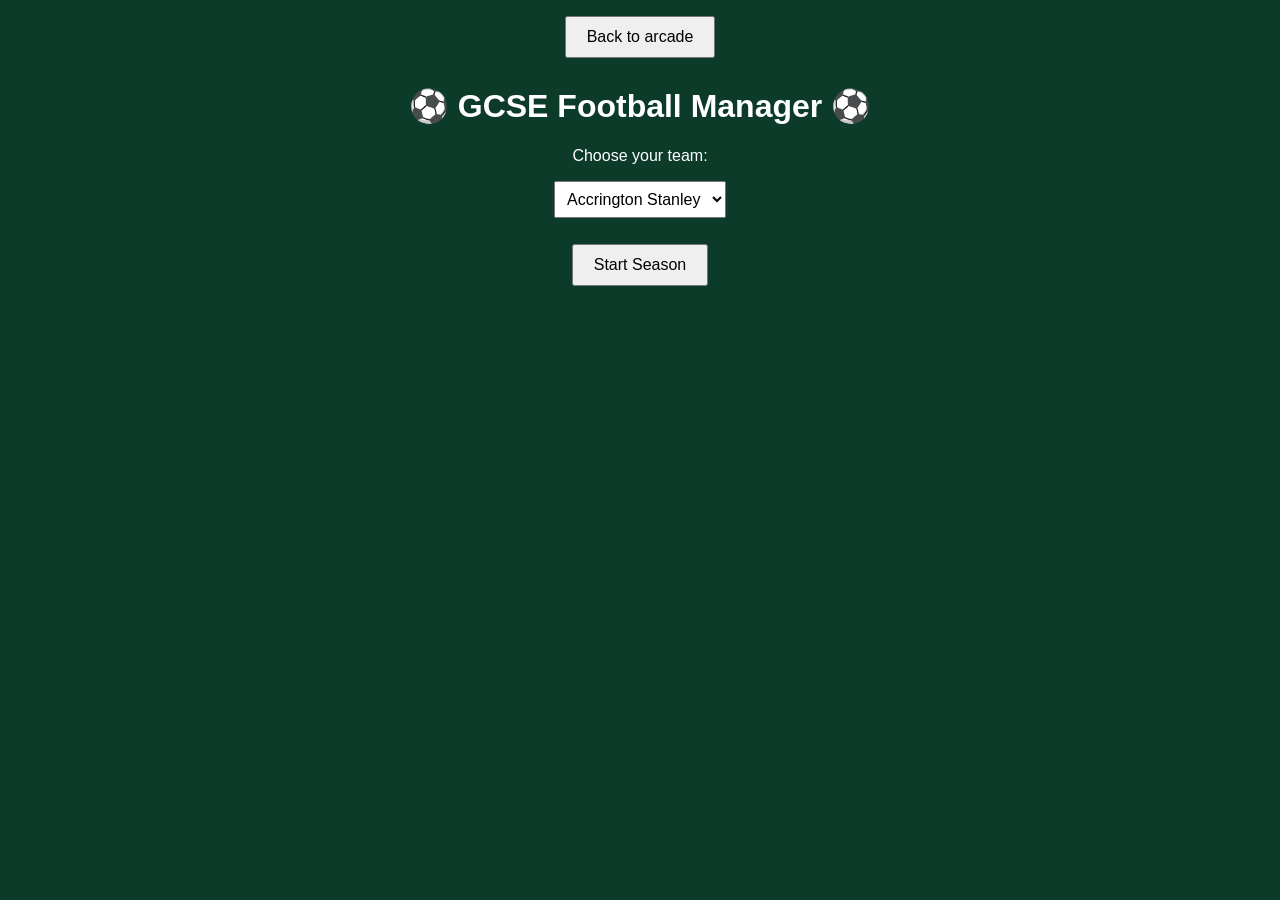
<file: students/jensonh/index.html>
<!DOCTYPE html>
<html lang="en">
<head>
<meta charset="UTF-8">
<title>GCSE Football Manager Revision</title>

<button onclick="document.location='https://mrhanif1.github.io/WCHS-game-arcade/'">Back to arcade</button>
<style>
body{
    background:#0d3b2a;
    color:white;
    font-family:Arial;
    text-align:center;
}

.container{
    width:800px;
    margin:auto;
}

button{
    padding:10px 20px;
    margin:8px;
    font-size:16px;
    cursor:pointer;
}

select{
    padding:8px;
    font-size:16px;
}

#questionBox{
    margin-top:30px;
}

table{
    margin:auto;
    border-collapse:collapse;
    width:80%;
}

td,th{
    border:1px solid white;
    padding:8px;
}

.correct{
    color:lime;
}

.wrong{
    color:red;
}
</style>

</head>
<body>

<div class="container">

<h1>⚽ GCSE Football Manager ⚽</h1>

<p>Choose your team:</p>

<select id="teamSelect"></select>

<br><br>

<button onclick="startGame()">Start Season</button>

<div id="game"></div>

</div>

<script>

const teams=[
"Accrington Stanley",
"Barnet",
"Bristol Rovers",
"Cheltenham Town",
"Chesterfield",
"Colchester United",
"Crawley Town",
"Crewe Alexandra",
"Exeter City",
"Fleetwood Town",
"Gillingham",
"Grimsby Town",
"Newport County",
"Northampton",
"Port Vale",
"Oldham Athletic",
"Rochdale",
"Rotherham",
"Salford City",
"Shrewsbury",
"Swindon Town",
"Tranmere Rovers",
"Walsall",
"York City"
];

const questions=[

{
q:"Which of these is not a logic gate?",
a:["AND","MAYBE","OR","NOT"],
c:1
},
{
q:"What does an accumulator do?",
a:["Performs and stores calculations","Only store calculations","Only perform calculations","Performs boolean calculations"],
c:1
},
{
q:"Which of these is not a register?",
a:["ALU","MAR","CU","PC"],
c:2
},
{
q:"What is the name of the CPU structure we have studied?",
a:["Van Neumann","Von Neumann","Van Norman","Von Neumann"],
c:1
},
{
q:"What is the value of 11 in hexadecimal terms??",
a:["B","C","A","F"],
c:0
},
{
q:"What is the denary value of 01101101?",
a:["107","109","111","113"],
c:1
},
{
q:"What is the binary representation of 3E?",
a:["00111110","00101111","00111111","00101110"],
c:0
},
{
q:"In binary, which of these is false?",
a:["0+0 = 0","0 + 1 = 0","1 + 0 = 1","1 + 1 = 11"],
c:3
},
{
q:"Which of these is not a high-level language?",
a:["Python","Cobra","CSS","HTML"],
c:1
},
{
q:"Which of the following is an example of magnetic storage?",
a:["Blu-Ray","Hard Drive","SSD","USB Flash Drive"],
c:1
},
{
q:"In which algorithm does the list of numbers need to be ordered?",
a:["Merge","Insertion","Bubble","Binary"],
c:3
},
{
q:"What metal is twisted to make ethernet cables?",
a:["Iron","Aluminium","Copper","Potassium"],
c:2
},
{
q:"Which of the following is not a factor for CPU performance?",
a:["Clock Speed","Number of Users","Cache Size","Number of Cores"],
c:1
},
{
q:"which of these is not a factor that effects wired network performance?",
a:["Signal Strength","Bandwidth","Number of Users","Packet Loss"],
c:0
}
];

let playerPoints=0;
let currentQuestion=0;
let playoffCorrect=0;

teams.forEach(team=>{
let option=document.createElement("option");
option.textContent=team;
teamSelect.appendChild(option);
});

function startGame(){

playerPoints=0;
currentQuestion=0;
playoffCorrect=0;

document.getElementById("game").innerHTML="";

askQuestion();

}

function askQuestion(){

if(currentQuestion>=12){
finishSeason();
return;
}

let q=questions[currentQuestion];

let html=`<div id='questionBox'>
<h2>Question ${currentQuestion+1}/12</h2>
<h3>${q.q}</h3>`;

q.a.forEach((answer,index)=>{
html+=`<button onclick='answer(${index})'>${answer}</button><br>`;
});

html+="</div>";

game.innerHTML=html;

}

function answer(choice){

let q=questions[currentQuestion];

if(choice===q.c){
playerPoints+=3;
}

currentQuestion++;

askQuestion();

}

function finishSeason(){

let playerTeam=teamSelect.value;

let league=[];

teams.forEach(team=>{

if(team===playerTeam){

league.push({
team:team,
points:playerPoints
});

}else{

league.push({
team:team,
points:Math.floor(Math.random()*36)+1
});

}

});

league.sort((a,b)=>b.points-a.points);

let html="<h2>Final League Table</h2>";

html+="<table>";

html+="<tr><th>Pos</th><th>Team</th><th>Pts</th></tr>";

let position=0;

league.forEach((club,index)=>{

html+=`<tr>
<td>${index+1}</td>
<td>${club.team}</td>
<td>${club.points}</td>
</tr>`;

if(club.team===playerTeam)
position=index+1;

});

html+="</table>";

if(position<=2){

html+="<h1 class='correct'>🏆 Automatic Promotion! You Win!</h1>";

}
else if(position<=6){

html+=`
<h2>You qualified for the Playoffs!</h2>
<p>Answer TWO questions correctly to win.</p>
<button onclick='playoffs()'>Start Playoffs</button>
`;

}
else{

html+="<h1 class='wrong'>Season Over. Play Again!</h1>";

}

game.innerHTML=html;

}

function playoffs(){

playoffCorrect=0;

playoffRound(0);

}

function playoffRound(round){

let q=questions[Math.floor(Math.random()*questions.length)];

let html=`<h2>Playoff Question ${round+1}/2</h2>
<h3>${q.q}</h3>`;

q.a.forEach((ans,index)=>{

html+=`<button onclick='playoffAnswer(${index},${q.c},${round})'>${ans}</button><br>`;

});

game.innerHTML=html;

}

function playoffAnswer(choice,correct,round){

if(choice===correct)
playoffCorrect++;

if(round===1){

if(playoffCorrect===2){

game.innerHTML="<h1 class='correct'>🏆 You Won the Playoffs!</h1>";

}else{

game.innerHTML="<h1 class='wrong'>Playoff Defeat! Try Again.</h1>";

}

}else{

playoffRound(1);

}

}



</script>

</body>
</html>
</file>
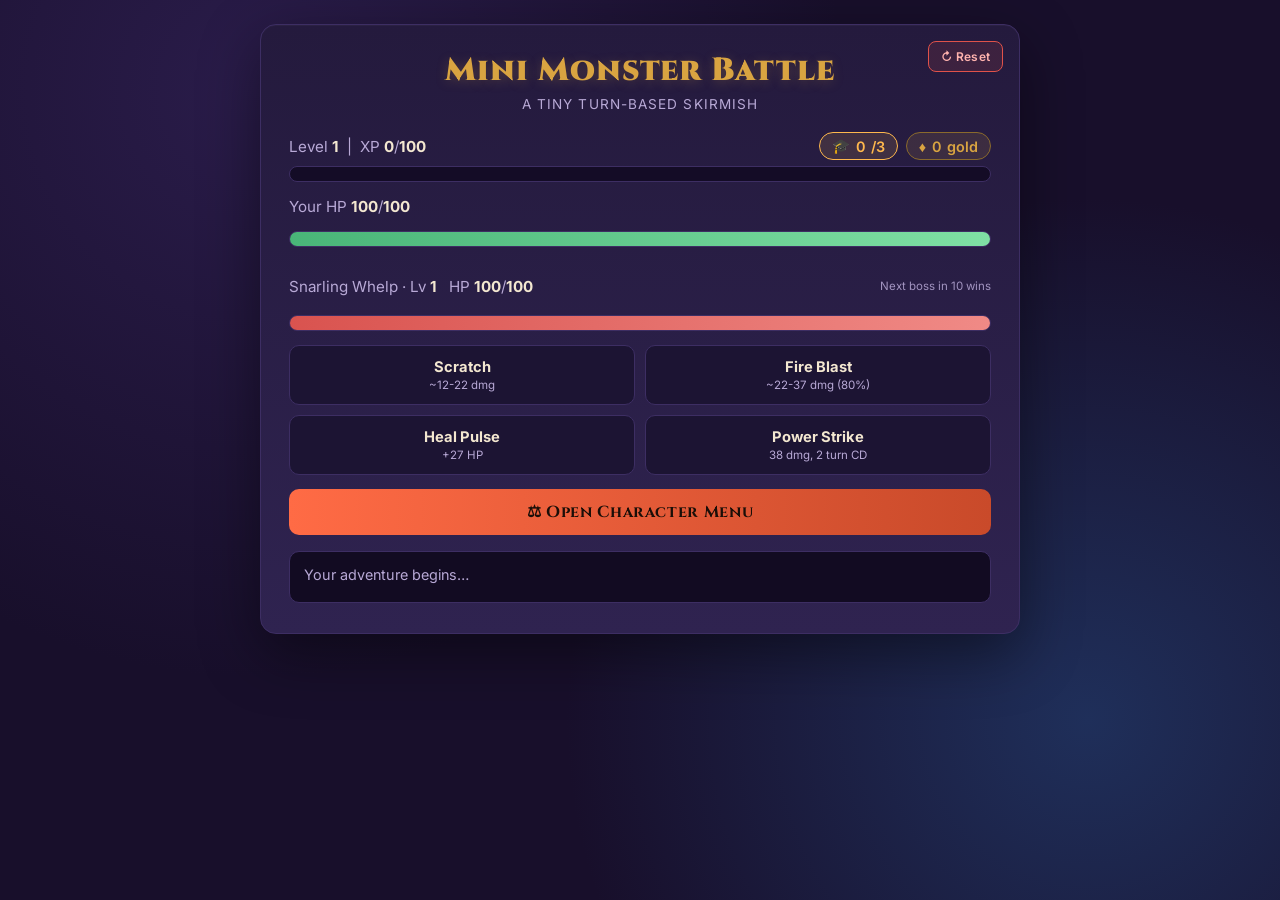
<file: students/loganm/index.html>
<!DOCTYPE html>
<html lang="en">
<head>
<meta charset="UTF-8">
<meta name="viewport" content="width=device-width, initial-scale=1">
<title>Mini Monster Battle</title>
<link rel="preconnect" href="https://fonts.googleapis.com">
<link href="https://fonts.googleapis.com/css2?family=Cinzel:wght@600;700;900&family=Inter:wght@400;500;600;700&display=swap" rel="stylesheet">
<style>
  :root{
    --bg:#180f2b;
    --card:#241a3d;
    --card2:#2f2350;
    --line:#3d2e63;
    --gold:#d9a441;
    --gold-dim:#8a6a2c;
    --ember:#ff6b45;
    --cream:#f3e7d0;
    --dim:#b8a9d6;
    --hp:#49b578;
    --hp-low:#d9534f;
    --xp:#5b8dee;
    --enemy:#d9534f;
    --boss:#c2185b;
    --boss-glow:#ff2e63;
    --stat:#7c5cff;
    --bonus:#2fbf9f;
    --danger:#e0524a;
    --r-common:#b8a9d6;
    --r-uncommon:#49b578;
    --r-rare:#5b8dee;
    --r-epic:#a855f7;
    --r-legendary:#d9a441;
    --trial:#ffb84d;
  }
  *{box-sizing:border-box}
  body{
    margin:0;
    font-family:'Inter',Arial,sans-serif;
    background:
      radial-gradient(circle at 20% 10%, #2a1c4a 0%, transparent 45%),
      radial-gradient(circle at 85% 80%, #1f2f5a 0%, transparent 40%),
      var(--bg);
    color:var(--cream);
    min-height:100vh;
    padding:24px 12px;
  }
  #game{
    position:relative;
    max-width:760px;
    margin:0 auto;
    background:linear-gradient(180deg,var(--card),var(--card2));
    border:1px solid var(--line);
    border-radius:16px;
    padding:24px 28px 30px;
    box-shadow:0 20px 60px rgba(0,0,0,.45), inset 0 1px 0 rgba(255,255,255,.03);
    transition:box-shadow .4s ease, border-color .4s ease;
  }
  #game.boss-mode{
    border-color:var(--boss);
    box-shadow:0 20px 60px rgba(194,24,91,.35), inset 0 1px 0 rgba(255,255,255,.03);
  }
  #resetBtn{
    position:absolute;
    top:16px;
    right:16px;
    background:rgba(224,82,74,.12);
    border:1px solid var(--danger);
    color:#ffb3ae;
    font-family:'Inter',sans-serif;
    font-weight:600;
    font-size:.75rem;
    padding:7px 12px;
    border-radius:8px;
    letter-spacing:.02em;
  }
  #resetBtn:hover{background:var(--danger);color:#fff}
  h1{
    font-family:'Cinzel',serif;
    font-weight:900;
    letter-spacing:.03em;
    text-align:center;
    margin:0 0 4px;
    font-size:2rem;
    color:var(--gold);
    text-shadow:0 2px 12px rgba(217,164,65,.25);
  }
  .sub{
    text-align:center;
    color:var(--dim);
    font-size:.85rem;
    margin:0 0 20px;
    letter-spacing:.08em;
    text-transform:uppercase;
  }
  .row{display:flex;justify-content:space-between;align-items:center;gap:12px;flex-wrap:wrap;margin-bottom:6px}
  .statline{font-size:.95rem;color:var(--dim)}
  .statline b{color:var(--cream)}
  .badge-group{display:flex;gap:8px;flex-wrap:wrap}
  .gold-badge{
    display:inline-flex;align-items:center;gap:6px;
    background:rgba(217,164,65,.12);
    border:1px solid var(--gold-dim);
    color:var(--gold);
    padding:4px 12px;
    border-radius:999px;
    font-weight:600;
    font-size:.9rem;
  }
  .trial-badge{
    display:inline-flex;align-items:center;gap:6px;
    background:rgba(255,184,77,.12);
    border:1px solid var(--trial);
    color:var(--trial);
    padding:4px 12px;
    border-radius:999px;
    font-weight:600;
    font-size:.9rem;
  }
  .bar{background:#140c26;height:16px;border-radius:8px;overflow:hidden;border:1px solid var(--line);margin:4px 0 14px}
  .bar .fill{height:100%;transition:width .35s ease}
  .fill.hp{background:linear-gradient(90deg,var(--hp),#7fe0a4)}
  .fill.hp.low{background:linear-gradient(90deg,var(--hp-low),#f08a86)}
  .fill.xp{background:linear-gradient(90deg,var(--xp),#8fb4f5)}
  .fill.enemy{background:linear-gradient(90deg,var(--enemy),#f08a86)}
  .fill.boss{background:linear-gradient(90deg,var(--boss),var(--boss-glow));}
  .bar.boss-bar{border-color:var(--boss);box-shadow:0 0 14px rgba(255,46,99,.35);animation:pulseBar 1.6s ease-in-out infinite}
  @keyframes pulseBar{0%,100%{box-shadow:0 0 8px rgba(255,46,99,.25)}50%{box-shadow:0 0 18px rgba(255,46,99,.55)}}

  .enemy-head{display:flex;justify-content:space-between;align-items:center;gap:8px;flex-wrap:wrap}
  .boss-tag{
    display:none;
    align-items:center;gap:6px;
    background:linear-gradient(90deg,var(--boss),#7a1030);
    color:#ffe1ec;
    font-family:'Cinzel',serif;
    font-weight:700;
    font-size:.72rem;
    letter-spacing:.08em;
    padding:3px 10px;
    border-radius:999px;
    text-transform:uppercase;
  }
  .boss-tag.show{display:inline-flex}
  .next-boss{font-size:.72rem;color:var(--dim);opacity:.85}

  .panel-title{
    font-family:'Cinzel',serif;
    color:var(--gold);
    font-size:1rem;
    margin:0 0 8px;
    border-bottom:1px solid var(--line);
    padding-bottom:6px;
  }
  .shop-cat{
    font-size:.7rem;
    color:var(--dim);
    text-transform:uppercase;
    letter-spacing:.1em;
    margin:14px 0 2px;
  }
  .shop-cat:first-of-type{margin-top:0}
  .moves{display:grid;grid-template-columns:repeat(2,1fr);gap:10px;margin:14px 0}
  button{
    font-family:'Inter',sans-serif;
    font-weight:600;
    cursor:pointer;
    border-radius:10px;
    border:1px solid var(--line);
    background:#1c1433;
    color:var(--cream);
    padding:12px 10px;
    font-size:.92rem;
    transition:transform .12s ease, border-color .12s ease, background .12s ease;
  }
  button:hover:not(:disabled){border-color:var(--gold-dim);background:#241a44;transform:translateY(-1px)}
  button:active:not(:disabled){transform:translateY(0)}
  button:disabled{opacity:.4;cursor:not-allowed}
  .move-name{display:block;font-weight:700}
  .move-desc{display:block;font-size:.72rem;color:var(--dim);margin-top:2px;font-weight:400}
  #shopToggle{
    width:100%;
    background:linear-gradient(90deg,var(--ember),#c94a2a);
    border:none;color:#1a0e08;font-family:'Cinzel',serif;font-weight:700;
    letter-spacing:.04em;padding:12px;font-size:1rem;
  }
  #shopToggle:hover:not(:disabled){filter:brightness(1.08)}

  #panelWrap{
    display:none;
    margin-top:16px;
  }
  .tabs{display:flex;gap:8px;margin-bottom:12px}
  .tab-btn{
    flex:1;
    background:#1c1433;
    border:1px solid var(--line);
    padding:10px;
    font-family:'Cinzel',serif;
    font-weight:700;
    font-size:.8rem;
    letter-spacing:.02em;
    color:var(--dim);
  }
  .tab-btn.active{
    color:#1a0e08;
    background:linear-gradient(90deg,var(--gold),#f0c675);
    border-color:var(--gold);
  }
  .tab-panel{display:none}
  .tab-panel.active{display:block}

  #stats{
    background:#150d29;
    border:1px solid var(--stat);
    border-radius:12px;
    padding:16px;
  }
  .stat-item{
    display:flex;justify-content:space-between;align-items:center;gap:12px;
    padding:12px 4px;
    border-bottom:1px solid var(--line);
  }
  .stat-item:last-child{border-bottom:none}
  .stat-item .info{flex:1}
  .stat-item .name{font-weight:700;color:var(--cream)}
  .stat-item .desc{font-size:.78rem;color:var(--dim);margin-top:2px}
  .stat-item .lvl{font-size:.72rem;color:var(--stat);margin-top:2px;font-weight:600}
  .stat-btn{
    background:var(--stat);
    color:#fff;
    border:none;
    min-width:92px;
    font-weight:700;
  }
  .stat-btn:hover:not(:disabled){filter:brightness(1.12);transform:translateY(-1px)}

  #shop{
    display:block;
    background:#150d29;
    border:1px solid var(--gold-dim);
    border-radius:12px;
    padding:16px;
    max-height:420px;
    overflow-y:auto;
  }
  .shop-item{
    display:flex;justify-content:space-between;align-items:center;gap:12px;
    padding:10px 4px;
    border-bottom:1px solid var(--line);
  }
  .shop-item:last-child{border-bottom:none}
  .shop-item .info{flex:1}
  .shop-item .name{font-weight:700;color:var(--cream)}
  .shop-item .desc{font-size:.78rem;color:var(--dim);margin-top:2px}
  .shop-item .lvl{font-size:.72rem;color:var(--gold);margin-top:2px}
  .buy-btn{
    background:var(--gold);
    color:#231604;
    border:none;
    min-width:92px;
    font-weight:700;
  }
  .buy-btn:hover:not(:disabled){filter:brightness(1.08);transform:translateY(-1px)}

  #gear{
    background:#150d29;
    border:1px solid var(--r-rare);
    border-radius:12px;
    padding:16px;
    max-height:500px;
    overflow-y:auto;
  }
  .slot-row{display:grid;grid-template-columns:repeat(3,1fr);gap:8px;margin-bottom:16px}
  .slot-box{
    background:#1c1433;
    border:1px dashed var(--line);
    border-radius:10px;
    padding:10px;
    text-align:center;
  }
  .slot-box.filled{border-style:solid}
  .slot-label{font-size:.65rem;color:var(--dim);text-transform:uppercase;letter-spacing:.08em;margin-bottom:4px}
  .slot-item-name{font-weight:700;font-size:.82rem;margin-bottom:6px;min-height:2.2em;display:flex;align-items:center;justify-content:center;flex-direction:column;gap:2px}
  .slot-item-lvl{font-size:.68rem;color:var(--stat);font-weight:600}
  .unequip-btn{
    width:100%;
    background:#2a1c46;
    border:1px solid var(--danger);
    color:#ffb3ae;
    font-size:.72rem;
    padding:6px;
  }
  .unequip-btn:hover:not(:disabled){background:var(--danger);color:#fff}
  .inv-empty{color:var(--dim);font-size:.85rem;text-align:center;padding:20px 0}
  .inv-item{
    display:flex;justify-content:space-between;align-items:center;gap:10px;
    padding:10px 8px;
    border-bottom:1px solid var(--line);
    border-left:3px solid var(--r-common);
    margin-bottom:2px;
    background:rgba(255,255,255,.02);
    border-radius:0 8px 8px 0;
  }
  .inv-item:last-child{border-bottom:none}
  .inv-item .info{flex:1}
  .inv-item .name{font-weight:700;font-size:.88rem}
  .inv-item .rarity-tag{font-size:.62rem;text-transform:uppercase;letter-spacing:.06em;font-weight:700;margin-left:6px}
  .inv-item .lvl-tag{font-size:.68rem;color:var(--stat);font-weight:700;margin-left:6px}
  .inv-item .desc{font-size:.75rem;color:var(--dim);margin-top:2px}
  .inv-item .slot-tag{font-size:.68rem;color:var(--dim);margin-top:2px;text-transform:uppercase;letter-spacing:.05em}
  .inv-actions{display:flex;flex-direction:column;gap:6px;min-width:96px}
  .equip-btn{background:var(--bonus);color:#062018;border:none;font-weight:700;font-size:.78rem;padding:8px 10px}
  .equip-btn:hover:not(:disabled){filter:brightness(1.1);transform:translateY(-1px)}
  .equip-btn.equipped{background:var(--dim);color:#1a0e08}
  .levelup-btn{background:var(--stat);color:#fff;border:none;font-weight:700;font-size:.72rem;padding:7px 10px}
  .levelup-btn:hover:not(:disabled){filter:brightness(1.15);transform:translateY(-1px)}
  .levelup-btn.maxed{background:var(--gold);color:#231604}

  #log{
    margin-top:16px;
    background:#120b22;
    border:1px solid var(--line);
    border-radius:10px;
    padding:12px 14px;
    min-height:52px;
    font-size:.9rem;
    color:var(--dim);
    line-height:1.5;
  }
  #log b{color:var(--gold)}
  #log b.boss-text{color:var(--boss-glow)}
  #log b.wind-text{color:var(--hp)}
  #log b.dodge-text{color:var(--stat)}
  #log b.bonus-text{color:var(--bonus)}
  #log b.reset-text{color:var(--danger)}
  #log b.trial-text{color:var(--trial)}
  #log b.drop-common{color:var(--r-common)}
  #log b.drop-uncommon{color:var(--r-uncommon)}
  #log b.drop-rare{color:var(--r-rare)}
  #log b.drop-epic{color:var(--r-epic)}
  #log b.drop-legendary{color:var(--r-legendary)}
  #quiz{
    display:none;
    margin-top:16px;
    background:#150d29;
    border:1px solid var(--ember);
    border-radius:12px;
    padding:16px;
    text-align:center;
  }
  #quiz h3{font-family:'Cinzel',serif;color:var(--ember);margin:0 0 8px}
  #quiz .quiz-sub{font-size:.78rem;color:var(--dim);margin:0 0 10px}
  #ans button{margin:4px}

  #bonusQuiz{
    display:none;
    margin-top:16px;
    background:#0f2a26;
    border:1px solid var(--bonus);
    border-radius:12px;
    padding:16px;
    text-align:center;
    box-shadow:0 0 18px rgba(47,191,159,.25);
  }
  #bonusQuiz h3{
    font-family:'Cinzel',serif;
    color:var(--bonus);
    margin:0 0 4px;
    text-transform:uppercase;
    letter-spacing:.04em;
  }
  #bonusQuiz .bq-sub{font-size:.78rem;color:var(--dim);margin:0 0 10px}
  #bqAns button{margin:4px}
  .flash{animation:flash .4s ease}
  @keyframes flash{0%{filter:brightness(1.6)}100%{filter:brightness(1)}}

  #choicePopup{
    display:none;
    margin-top:16px;
    background:#2a1c0f;
    border:1px solid var(--trial);
    border-radius:12px;
    padding:18px;
    text-align:center;
    box-shadow:0 0 22px rgba(255,184,77,.3);
    animation:bannerIn .4s ease;
  }
  #choicePopup h3{
    font-family:'Cinzel',serif;
    color:var(--trial);
    margin:0 0 4px;
    text-transform:uppercase;
    letter-spacing:.05em;
  }
  #choicePopup .cp-sub{font-size:.8rem;color:var(--dim);margin:0 0 14px}
  .choice-list{display:flex;flex-direction:column;gap:10px}
  .choice-option{
    display:flex;justify-content:space-between;align-items:center;gap:12px;
    background:#1c1433;
    border:1px solid var(--line);
    border-radius:10px;
    padding:12px 14px;
    text-align:left;
  }
  .choice-option:hover:not(:disabled){border-color:var(--trial);background:#241a26;transform:translateY(-1px)}
  .choice-option .co-info{flex:1}
  .choice-option .co-name{font-weight:700;color:var(--cream);font-size:.92rem}
  .choice-option .co-desc{font-size:.75rem;color:var(--dim);margin-top:2px}
  .choice-option .co-pick{
    background:var(--trial);color:#241a00;font-weight:700;font-size:.78rem;
    padding:7px 12px;border:none;border-radius:8px;
  }

  #bossBanner{
    display:none;
    text-align:center;
    font-family:'Cinzel',serif;
    font-weight:900;
    letter-spacing:.06em;
    color:var(--boss-glow);
    text-shadow:0 0 18px rgba(255,46,99,.5);
    font-size:1.1rem;
    margin:0 0 10px;
    text-transform:uppercase;
    animation:bannerIn .5s ease;
  }
  #bossBanner.show{display:block}
  @keyframes bannerIn{
    0%{opacity:0;transform:translateY(-6px) scale(.96)}
    100%{opacity:1;transform:translateY(0) scale(1)}
  }
</style>
</head>
<body>
<div id="game">
  <button id="resetBtn" onclick="resetGame()">&#8635; Reset</button>

  <h1>Mini Monster Battle</h1>
  <p class="sub">A tiny turn-based skirmish</p>

  <div class="row">
    <span class="statline">Level <b id="lvl"></b> &nbsp;|&nbsp; XP <b id="xp"></b>/<b id="need"></b></span>
    <div class="badge-group">
      <span class="trial-badge">&#127891; <span id="trialPoints"></span>/3</span>
      <span class="gold-badge">&#9830; <span id="gold"></span> gold</span>
    </div>
  </div>
  <div class="bar"><div id="xpfill" class="fill xp"></div></div>

  <p class="statline">Your HP <b id="php"></b>/<b id="mhp"></b> <span id="windTag" style="display:none;color:var(--hp);font-size:.78rem">&#9889; <span id="windCount"></span> Second Wind</span></p>
  <div class="bar"><div id="pfill" class="fill hp"></div></div>

  <div id="bossBanner">&#9760; A Boss Approaches &#9760;</div>

  <div class="enemy-head">
    <p class="statline">
      <span id="bossTag" class="boss-tag">&#128128; Boss</span>
      <span id="enemyName"></span> &middot; Lv <b id="elv"></b> &nbsp; HP <b id="ehp"></b>/<b id="emhp"></b>
    </p>
    <span class="next-boss" id="nextBoss"></span>
  </div>
  <div class="bar" id="ebar"><div id="efill" class="fill enemy"></div></div>

  <div class="moves">
    <button onclick="move('scratch')" id="btnScratch">
      <span class="move-name">Scratch</span>
      <span class="move-desc" id="d-scratch"></span>
    </button>
    <button onclick="move('fire')" id="btnFire">
      <span class="move-name">Fire Blast</span>
      <span class="move-desc" id="d-fire"></span>
    </button>
    <button onclick="move('heal')" id="btnHeal">
      <span class="move-name">Heal Pulse</span>
      <span class="move-desc" id="d-heal"></span>
    </button>
    <button onclick="move('power')" id="powerBtn">
      <span class="move-name">Power Strike</span>
      <span class="move-desc" id="d-power"></span>
    </button>
  </div>

  <button id="shopToggle" onclick="togglePanel()">&#9878; Open Character Menu</button>

  <div id="panelWrap">
    <div class="tabs">
      <button class="tab-btn active" id="tabStatsBtn" onclick="switchTab('stats')">&#9876; Stats</button>
      <button class="tab-btn" id="tabShopBtn" onclick="switchTab('shop')">&#9878; Shop</button>
      <button class="tab-btn" id="tabGearBtn" onclick="switchTab('gear')">&#127890; Gear</button>
    </div>

    <div class="tab-panel active" id="tabStats">
      <div id="stats"></div>
    </div>

    <div class="tab-panel" id="tabShop">
      <div id="shop"></div>
    </div>

    <div class="tab-panel" id="tabGear">
      <div id="gear"></div>
    </div>
  </div>

  <div id="log">Your adventure begins&hellip;</div>

  <div id="bonusQuiz">
    <h3>&#127775; Wave Trial</h3>
    <p class="bq-sub">Answer correctly to earn a trial point!</p>
    <p id="bq"></p>
    <div id="bqAns"></div>
  </div>

  <div id="quiz">
    <h3>Answer to continue</h3>
    <p class="quiz-sub">Get it right to earn a trial point toward a free upgrade choice.</p>
    <p id="q"></p>
    <div id="ans"></div>
  </div>

  <div id="choicePopup">
    <h3>&#127775; Trial Reward</h3>
    <p class="cp-sub">3 trial points earned! Choose one free upgrade:</p>
    <div class="choice-list" id="choiceList"></div>
  </div>
</div>

<script>
const QUIZ_POOL=[
  {q:'CPU stands for?',a:['Central Processing Unit','Computer Personal Unit','Core Processor Utility','Central Program Unit'],c:0},
  {q:'RAM is best described as?',a:['Long-term storage','Short-term working memory','A type of screen','A type of cable'],c:1},
  {q:'HTML stands for?',a:['HyperText Markup Language','High Tech Modern Language','Home Tool Markup Language','HyperTransfer Machine Language'],c:0},
  {q:'What does "www" stand for?',a:['World Wide Web','World Wide Wire','Web Wide World','Wide World Web'],c:0},
  {q:'A byte is made up of how many bits?',a:['4','8','16','2'],c:1},
  {q:'Which of these is an operating system?',a:['Photoshop','Linux','Excel','Chrome'],c:1},
  {q:'What does "URL" stand for?',a:['Uniform Resource Locator','Universal Reference Link','User Response Load','Unified Recovery Line'],c:0},
  {q:'Which company created the JavaScript language?',a:['Microsoft','Netscape','Apple','IBM'],c:1},
  {q:'What does "GPU" primarily process?',a:['Sound','Graphics','Network packets','File storage'],c:1},
  {q:'A firewall is used to?',a:['Cool down a computer','Filter network traffic','Speed up the CPU','Store backups'],c:1}
];

const BOSS_EVERY = 10;   // a boss shows up after every 10 wave-clears
const BONUS_EVERY = 2;   // every 2 wave-clears, answer a question to earn a trial point
const TRIAL_POINTS_NEEDED = 3; // points needed before a free-upgrade choice pops up
const BOSS_NAMES = [
  'Grimwald the Ashen',
  'Vex, Herald of Ruin',
  'The Hollow Sovereign',
  'Karrath Deepfang',
  'Nyxara the Unbound',
  'The Cindered Wyrm',
  'Mordrec, Last Warden'
];
const ENEMY_NAMES = ['Snarling Whelp','Marsh Stalker','Cave Skitterling','Rot Hound','Ember Imp','Fen Wraith'];

/* ---------- equipment definitions ---------- */
const RARITY_ORDER = ['common','uncommon','rare','epic','legendary'];
const RARITY_LABEL = {common:'Common',uncommon:'Uncommon',rare:'Rare',epic:'Epic',legendary:'Legendary'};
const RARITY_BASE_COST = {common:12, uncommon:20, rare:35, epic:55, legendary:90};
const GEAR_MAX_LEVEL = 10;

const EQUIPMENT_POOL = [
  // ---- Weapons (bonus: atk, crit, critMult, dodge) ----
  {id:'w_dagger', name:'Rusty Dagger', icon:'&#128481;', slot:'weapon', rarity:'common',
    bonuses:{atk:2}, desc:'+2 damage on every attack.'},
  {id:'w_club', name:'Wooden Club', icon:'&#129691;', slot:'weapon', rarity:'common',
    bonuses:{atk:1,crit:0.01}, desc:'+1 damage, +1% crit chance.'},
  {id:'w_ironsword', name:'Iron Sword', icon:'&#9876;', slot:'weapon', rarity:'uncommon',
    bonuses:{atk:4,crit:0.02}, desc:'+4 damage, +2% crit chance.'},
  {id:'w_rapier', name:'Steel Rapier', icon:'&#128302;', slot:'weapon', rarity:'uncommon',
    bonuses:{atk:3,dodge:0.02}, desc:'+3 damage, +2% dodge chance.'},
  {id:'w_flameblade', name:'Flameforged Blade', icon:'&#128293;', slot:'weapon', rarity:'rare',
    bonuses:{atk:7,critMult:0.1}, desc:'+7 damage, +0.1x crit damage.'},
  {id:'w_stormcleaver', name:'Storm Cleaver', icon:'&#9889;', slot:'weapon', rarity:'rare',
    bonuses:{atk:6,crit:0.03}, desc:'+6 damage, +3% crit chance.'},
  {id:'w_voidreaver', name:'Void Reaver', icon:'&#127993;', slot:'weapon', rarity:'epic',
    bonuses:{atk:12,crit:0.05}, desc:'+12 damage, +5% crit chance.'},
  {id:'w_shadowfang', name:'Shadowfang Cleaver', icon:'&#128123;', slot:'weapon', rarity:'epic',
    bonuses:{atk:10,critMult:0.15}, desc:'+10 damage, +0.15x crit damage.'},
  {id:'w_dragonfang', name:'Dragonfang Edge', icon:'&#128009;', slot:'weapon', rarity:'legendary',
    bonuses:{atk:18,crit:0.05,critMult:0.2}, desc:'+18 damage, +5% crit, +0.2x crit damage.'},
  {id:'w_worldsplitter', name:'Worldsplitter', icon:'&#9670;', slot:'weapon', rarity:'legendary',
    bonuses:{atk:15,crit:0.08,dodge:0.02}, desc:'+15 damage, +8% crit, +2% dodge.'},

  // ---- Armor (bonus: hp, armor, dodge, luck, crit) ----
  {id:'a_leather', name:'Leather Vest', icon:'&#128084;', slot:'armor', rarity:'common',
    bonuses:{hp:10,armor:0.01}, desc:'+10 max HP, +1% damage reduction.'},
  {id:'a_padded', name:'Padded Jacket', icon:'&#129513;', slot:'armor', rarity:'common',
    bonuses:{hp:8,dodge:0.01}, desc:'+8 max HP, +1% dodge chance.'},
  {id:'a_chain', name:'Chainmail', icon:'&#9993;', slot:'armor', rarity:'uncommon',
    bonuses:{hp:20,armor:0.02}, desc:'+20 max HP, +2% damage reduction.'},
  {id:'a_scale', name:'Scale Mail', icon:'&#128375;', slot:'armor', rarity:'uncommon',
    bonuses:{hp:18,armor:0.015}, desc:'+18 max HP, +1.5% damage reduction.'},
  {id:'a_plate', name:'Plate of Warding', icon:'&#128737;', slot:'armor', rarity:'rare',
    bonuses:{hp:35,armor:0.04}, desc:'+35 max HP, +4% damage reduction.'},
  {id:'a_runed', name:'Runed Cuirass', icon:'&#128220;', slot:'armor', rarity:'rare',
    bonuses:{hp:28,armor:0.03,luck:0.02}, desc:'+28 max HP, +3% reduction, +2% gold gain.'},
  {id:'a_aegis', name:'Aegis Bulwark', icon:'&#9974;', slot:'armor', rarity:'epic',
    bonuses:{hp:55,armor:0.06}, desc:'+55 max HP, +6% damage reduction.'},
  {id:'a_titanplate', name:'Titanplate', icon:'&#128737;', slot:'armor', rarity:'epic',
    bonuses:{hp:45,armor:0.05,dodge:0.02}, desc:'+45 max HP, +5% reduction, +2% dodge.'},
  {id:'a_bastion', name:"Sovereign's Bastion", icon:'&#127984;', slot:'armor', rarity:'legendary',
    bonuses:{hp:80,armor:0.10,dodge:0.03}, desc:'+80 max HP, +10% reduction, +3% dodge.'},
  {id:'a_emberproof', name:'Emberproof Aegis', icon:'&#128293;', slot:'armor', rarity:'legendary',
    bonuses:{hp:65,armor:0.09,crit:0.02}, desc:'+65 max HP, +9% reduction, +2% crit chance.'},

  // ---- Trinkets (bonus: luck, heal, dodge, hybrid) ----
  {id:'t_lucky', name:'Lucky Charm', icon:'&#127808;', slot:'trinket', rarity:'common',
    bonuses:{luck:0.03}, desc:'+3% gold from victories.'},
  {id:'t_copperring', name:'Copper Ring', icon:'&#128142;', slot:'trinket', rarity:'common',
    bonuses:{luck:0.02,heal:2}, desc:'+2% gold gain, +2 Heal Pulse power.'},
  {id:'t_locket', name:"Healer's Locket", icon:'&#128142;', slot:'trinket', rarity:'uncommon',
    bonuses:{heal:8}, desc:'+8 Heal Pulse power.'},
  {id:'t_vigor', name:'Vial of Vigor', icon:'&#129514;', slot:'trinket', rarity:'uncommon',
    bonuses:{heal:6,hp:5}, desc:'+6 Heal Pulse power, +5 max HP.'},
  {id:'t_feather', name:"Windwalker's Feather", icon:'&#129413;', slot:'trinket', rarity:'rare',
    bonuses:{dodge:0.04}, desc:'+4% dodge chance.'},
  {id:'t_evasion', name:'Ring of Evasion', icon:'&#128142;', slot:'trinket', rarity:'rare',
    bonuses:{dodge:0.03,luck:0.02}, desc:'+3% dodge chance, +2% gold gain.'},
  {id:'t_sage', name:"Sage's Amulet", icon:'&#128302;', slot:'trinket', rarity:'epic',
    bonuses:{heal:15,luck:0.05}, desc:'+15 Heal Pulse power, +5% gold gain.'},
  {id:'t_merchant', name:"Merchant's Seal", icon:'&#127890;', slot:'trinket', rarity:'epic',
    bonuses:{luck:0.06,heal:5}, desc:'+6% gold gain, +5 Heal Pulse power.'},
  {id:'t_crown', name:'Crown of the Fallen King', icon:'&#128081;', slot:'trinket', rarity:'legendary',
    bonuses:{atk:8,hp:25,luck:0.08}, desc:'+8 damage, +25 max HP, +8% gold gain.'},
  {id:'t_phoenix', name:'Phoenix Feather', icon:'&#128293;', slot:'trinket', rarity:'legendary',
    bonuses:{heal:12,dodge:0.02,luck:0.04}, desc:'+12 heal power, +2% dodge, +4% gold gain.'}
];

function itemById(id){ return EQUIPMENT_POOL.find(i=>i.id===id); }

function gearLevelCost(def, level){
  return Math.round(RARITY_BASE_COST[def.rarity] * Math.pow(1.32, level - 1));
}
function gearMultiplier(level){
  return 1 + (Math.max(1,level) - 1) * 0.12;
}

const NORMAL_RARITY_WEIGHTS = {common:55,uncommon:28,rare:13,epic:3.5,legendary:0.5};
const BOSS_RARITY_WEIGHTS   = {common:8, uncommon:24,rare:36,epic:24, legendary:8};

function rollRarity(weights){
  const total = Object.values(weights).reduce((a,b)=>a+b,0);
  let r = Math.random()*total;
  for(const rarity of RARITY_ORDER){
    r -= weights[rarity];
    if(r <= 0) return rarity;
  }
  return RARITY_ORDER[0];
}

/* ---------- save / state ---------- */
let s = JSON.parse(localStorage.getItem('mbsave') || '{}');
let L = s.L || 1, XP = s.XP || 0, N = s.N || 100, M = s.M || 100;
let gold = s.gold || 0;
let up = Object.assign({atk:0, hp:0, heal:0, cool:0, crit:0, armor:0, luck:0, wind:0, focus:0, swift:0}, s.up || {});
let stats = Object.assign({str:0, vit:0, agi:0, wis:0}, s.stats || {});
let HP = (s.HP !== undefined ? s.HP : M);
let defeats = s.defeats || 0;
let cool = 0;
let windCharges = 0;
let quizActive = false; // true whenever a quiz/bonus-quiz/choice popup is on screen
let trialPoints = s.trialPoints || 0;

// equipment state: inventory is a list of {uid, id, level}; equipped maps slot -> uid or null
let inventory = (s.inventory || []).map(i => ({ uid:i.uid, id:i.id, level: i.level || 1 }));
let equipped = Object.assign({weapon:null, armor:null, trinket:null}, s.equipped || {});
let uidCounter = s.uidCounter || 1;

let eL = L, eM = 80 + eL*20, eHP = eM, eName = ENEMY_NAMES[0], isBoss = false;

/* ---------- core stat system ---------- */
const STAT_ITEMS = [
  {
    key:'str', name:'Strength', icon:'&#128170;',
    desc:'Adds +2 damage to every attack move per point.'
  },
  {
    key:'vit', name:'Vitality', icon:'&#10084;',
    desc:'Adds +10 max HP per point and heals you fully on purchase.'
  },
  {
    key:'agi', name:'Agility', icon:'&#127939;',
    desc:'Adds +2% critical hit chance and +1% dodge chance per point.'
  },
  {
    key:'wis', name:'Wisdom', icon:'&#128302;',
    desc:'Adds +5 Heal Pulse power and +2% gold gain per point.'
  }
];

function statCost(key){
  const lvl = stats[key];
  return Math.round(20 * Math.pow(1.15, lvl));
}

function buyStat(key){
  if(quizActive) return;
  const cost = statCost(key);
  if(gold < cost) return;
  gold -= cost;
  stats[key] += 1;
  if(key === 'vit'){ HP = maxHP(); }
  log(`Trained <b>${STAT_ITEMS.find(x=>x.key===key).name}</b>!`, true);
  ui();
}

function grantFreeStat(key){
  stats[key] += 1;
  if(key === 'vit'){ HP = maxHP(); }
}

/* ---------- shop items (gear upgrades, not equipment) ---------- */
const SHOP_ITEMS = [
  {
    key:'atk', name:'Sharpen Claws', icon:'&#9876;', cat:'Offense',
    desc:'Adds raw power to every attack move.',
    baseCost:25, step:18, max:10,
    apply:()=>{}
  },
  {
    key:'crit', name:'Critical Focus', icon:'&#127919;', cat:'Offense',
    desc:'+5% chance for any attack to land a critical hit.',
    baseCost:35, step:28, max:5,
    apply:()=>{}
  },
  {
    key:'focus', name:'Focused Mind', icon:'&#128301;', cat:'Offense',
    desc:'Increases critical hit damage multiplier by 0.1x.',
    baseCost:45, step:35, max:5,
    apply:()=>{}
  },
  {
    key:'swift', name:'Swift Strikes', icon:'&#128168;', cat:'Offense',
    desc:'Reduces Fire Blast\'s miss chance by 5%.',
    baseCost:40, step:30, max:4,
    apply:()=>{}
  },
  {
    key:'hp', name:'Vitality Charm', icon:'&#10084;', cat:'Defense',
    desc:'Permanently raises max HP by 15 and heals you fully.',
    baseCost:30, step:22, max:10,
    apply:()=>{ HP = maxHP(); }
  },
  {
    key:'armor', name:'Iron Skin', icon:'&#128737;', cat:'Defense',
    desc:'Reduces all incoming damage by 3%.',
    baseCost:38, step:32, max:5,
    apply:()=>{}
  },
  {
    key:'wind', name:'Second Wind Talisman', icon:'&#9889;', cat:'Defense',
    desc:'Survive a killing blow with 1 HP. Recharges every fight.',
    baseCost:80, step:100, max:2,
    apply:()=>{}
  },
  {
    key:'heal', name:'Healing Amplifier', icon:'&#10024;', cat:'Support',
    desc:'Makes Heal Pulse restore much more HP.',
    baseCost:22, step:16, max:10,
    apply:()=>{}
  },
  {
    key:'cool', name:'Quick Recovery', icon:'&#9201;', cat:'Support',
    desc:'Reduces Power Strike\'s cooldown by 1 turn.',
    baseCost:60, step:70, max:2,
    apply:()=>{}
  },
  {
    key:'luck', name:'Lucky Coin', icon:'&#127183;', cat:'Support',
    desc:'Increases gold earned from victories by 10%.',
    baseCost:35, step:25, max:5,
    apply:()=>{}
  }
];

function costOf(item){ return item.baseCost + up[item.key]*item.step; }
function powerCooldown(){ return Math.max(0, 2 - up.cool); }

/* ---------- equipment bonus aggregation (level-scaled) ---------- */
function equipTotals(){
  const t = {atk:0,hp:0,heal:0,crit:0,armor:0,luck:0,critMult:0,dodge:0};
  ['weapon','armor','trinket'].forEach(slot=>{
    const uid = equipped[slot];
    if(!uid) return;
    const inst = inventory.find(x=>x.uid===uid);
    if(!inst) return;
    const def = itemById(inst.id);
    if(!def) return;
    const mult = gearMultiplier(inst.level || 1);
    Object.keys(def.bonuses).forEach(k=>{ t[k] = (t[k]||0) + def.bonuses[k]*mult; });
  });
  return t;
}

function critChance(){ const e=equipTotals(); return up.crit * 0.05 + stats.agi * 0.02 + e.crit; }
function critMultiplier(){ const e=equipTotals(); return 1.5 + up.focus * 0.1 + e.critMult; }
function armorReduction(){ const e=equipTotals(); return Math.min(0.6, up.armor * 0.03 + e.armor); }
function dodgeChance(){ const e=equipTotals(); return Math.min(0.5, stats.agi * 0.01 + e.dodge); }
function goldMultiplier(){ const e=equipTotals(); return 1 + up.luck * 0.1 + stats.wis * 0.02 + e.luck; }
function fireMissChance(){ return Math.max(0, 0.2 - up.swift * 0.05); }
function strBonus(){ const e=equipTotals(); return stats.str + e.atk; }
function wisHealBonus(){ const e=equipTotals(); return stats.wis * 5 + e.heal; }
function maxHP(){ const e=equipTotals(); return M + e.hp; }

function save(){
  localStorage.setItem('mbsave', JSON.stringify({L,XP,N,M,gold,up,stats,HP,defeats,inventory,equipped,uidCounter,trialPoints}));
}

/* ---------- UI ---------- */
function ui(){
  const MHP = maxHP();
  lvl.textContent=L; xp.textContent=XP; need.textContent=N;
  mhp.textContent=MHP; php.textContent=HP;
  elv.textContent=eL; emhp.textContent=eM; ehp.textContent=eHP;
  document.getElementById('gold').textContent = gold;
  document.getElementById('trialPoints').textContent = trialPoints;
  document.getElementById('enemyName').textContent = eName;

  pfill.style.width = (HP/MHP*100)+'%';
  pfill.classList.toggle('low', HP/MHP < 0.3);
  efill.style.width = (eHP/eM*100)+'%';
  xpfill.style.width = (XP/N*100)+'%';

  document.getElementById('windTag').style.display = up.wind>0 ? 'inline' : 'none';
  document.getElementById('windCount').textContent = windCharges;

  // boss visuals
  document.getElementById('game').classList.toggle('boss-mode', isBoss);
  document.getElementById('bossBanner').classList.toggle('show', isBoss);
  document.getElementById('bossTag').classList.toggle('show', isBoss);
  document.getElementById('ebar').classList.toggle('boss-bar', isBoss);
  efill.classList.toggle('boss', isBoss);
  efill.classList.toggle('enemy', !isBoss);

  const untilBoss = isBoss ? 0 : (BOSS_EVERY - (defeats % BOSS_EVERY));
  document.getElementById('nextBoss').textContent = isBoss
    ? ''
    : `Next boss in ${untilBoss} win${untilBoss===1?'':'s'}`;

  document.getElementById('d-scratch').textContent = `~${10+L*2+up.atk*2+strBonus()}-${20+L*2+up.atk*2+strBonus()} dmg`;
  document.getElementById('d-fire').textContent = `~${20+L*2+up.atk*3+strBonus()}-${35+L*2+up.atk*3+strBonus()} dmg (${Math.round((1-fireMissChance())*100)}%)`;
  document.getElementById('d-heal').textContent = `+${25+L*2+up.heal*5+wisHealBonus()} HP`;
  document.getElementById('d-power').textContent = cool>0
    ? `cooling down (${cool})`
    : `${35+L*3+up.atk*4+strBonus()} dmg, ${powerCooldown()} turn CD`;

  // lock out all combat actions while a quiz/choice popup is on screen
  document.getElementById('btnScratch').disabled = quizActive;
  document.getElementById('btnFire').disabled = quizActive;
  document.getElementById('btnHeal').disabled = quizActive;
  powerBtn.disabled = quizActive || cool>0;

  renderStats();
  renderShop();
  renderGear();
  save();
}

function log(msg, append){
  const el=document.getElementById('log');
  el.innerHTML = append ? el.innerHTML+'<br>'+msg : msg;
  el.classList.remove('flash'); void el.offsetWidth; el.classList.add('flash');
}

/* ---------- panel / tabs ---------- */
function togglePanel(){
  const el=document.getElementById('panelWrap');
  const open = el.style.display==='block';
  el.style.display = open ? 'none' : 'block';
  document.getElementById('shopToggle').innerHTML = open
    ? "&#9878; Open Character Menu"
    : "&#9878; Close Character Menu";
  if(!open){ renderStats(); renderShop(); renderGear(); }
}

function switchTab(name){
  document.getElementById('tabStats').classList.toggle('active', name==='stats');
  document.getElementById('tabShop').classList.toggle('active', name==='shop');
  document.getElementById('tabGear').classList.toggle('active', name==='gear');
  document.getElementById('tabStatsBtn').classList.toggle('active', name==='stats');
  document.getElementById('tabShopBtn').classList.toggle('active', name==='shop');
  document.getElementById('tabGearBtn').classList.toggle('active', name==='gear');
  if(name==='stats') renderStats();
  else if(name==='shop') renderShop();
  else renderGear();
}

/* ---------- stats panel ---------- */
function renderStats(){
  const el=document.getElementById('stats');
  if(document.getElementById('panelWrap').style.display!=='block') return;
  if(!document.getElementById('tabStats').classList.contains('active')) return;
  el.innerHTML='<div class="panel-title">Hero Stats</div>';
  STAT_ITEMS.forEach(item=>{
    const lvl = stats[item.key];
    const cost = statCost(item.key);
    const div=document.createElement('div');
    div.className='stat-item';
    div.innerHTML = `
      <div class="info">
        <div class="name">${item.icon} ${item.name}</div>
        <div class="desc">${item.desc}</div>
        <div class="lvl">Level: ${lvl}</div>
      </div>
    `;
    const btn=document.createElement('button');
    btn.className='stat-btn';
    btn.textContent = `Train (${cost}\u2666)`;
    btn.disabled = gold < cost || quizActive;
    btn.onclick = ()=> buyStat(item.key);
    div.appendChild(btn);
    el.appendChild(div);
  });
}

/* ---------- shop panel ---------- */
function renderShop(){
  const el=document.getElementById('shop');
  if(document.getElementById('panelWrap').style.display!=='block') return;
  if(!document.getElementById('tabShop').classList.contains('active')) return;
  el.innerHTML='<div class="panel-title">Merchant\'s Shop</div>';
  let lastCat = null;
  SHOP_ITEMS.forEach(item=>{
    if(item.cat !== lastCat){
      const catEl = document.createElement('div');
      catEl.className = 'shop-cat';
      catEl.textContent = item.cat;
      el.appendChild(catEl);
      lastCat = item.cat;
    }
    const lvlCount = up[item.key];
    const maxed = lvlCount >= item.max;
    const cost = costOf(item);
    const div=document.createElement('div');
    div.className='shop-item';
    div.innerHTML = `
      <div class="info">
        <div class="name">${item.icon} ${item.name}</div>
        <div class="desc">${item.desc}</div>
        <div class="lvl">Owned: ${lvlCount}/${item.max}</div>
      </div>
    `;
    const btn=document.createElement('button');
    btn.className='buy-btn';
    btn.textContent = maxed ? 'Maxed' : `Buy (${cost}\u2666)`;
    btn.disabled = maxed || gold < cost || quizActive;
    btn.onclick = ()=> buy(item);
    div.appendChild(btn);
    el.appendChild(div);
  });
}

function buy(item){
  if(quizActive) return;
  const cost = costOf(item);
  if(up[item.key] >= item.max || gold < cost) return;
  gold -= cost;
  up[item.key] += 1;
  item.apply();
  log(`Purchased <b>${item.name}</b>!`, true);
  ui();
}

/* ---------- gear (equipment) panel ---------- */
const SLOT_LABELS = {weapon:'Weapon', armor:'Armor', trinket:'Trinket'};

function renderGear(){
  const el=document.getElementById('gear');
  if(document.getElementById('panelWrap').style.display!=='block') return;
  if(!document.getElementById('tabGear').classList.contains('active')) return;

  el.innerHTML = '<div class="panel-title">Equipped Gear</div><div class="slot-row" id="slotRow"></div><div class="panel-title" style="margin-top:16px">Inventory</div><div id="invList"></div>';

  const slotRow = document.getElementById('slotRow');
  ['weapon','armor','trinket'].forEach(slot=>{
    const uid = equipped[slot];
    const inst = uid ? inventory.find(x=>x.uid===uid) : null;
    const def = inst ? itemById(inst.id) : null;
    const box = document.createElement('div');
    box.className = 'slot-box' + (def ? ' filled' : '');
    if(def){ box.style.borderColor = `var(--r-${def.rarity})`; }
    box.innerHTML = `
      <div class="slot-label">${SLOT_LABELS[slot]}</div>
      <div class="slot-item-name">
        <span>${def ? def.icon+' '+def.name : 'Empty'}</span>
        ${def ? `<span class="slot-item-lvl">Lv ${inst.level}/${GEAR_MAX_LEVEL}</span>` : ''}
      </div>
    `;
    const unBtn = document.createElement('button');
    unBtn.className = 'unequip-btn';
    unBtn.textContent = 'Unequip';
    unBtn.disabled = !def || quizActive;
    unBtn.onclick = ()=> unequip(slot);
    box.appendChild(unBtn);
    slotRow.appendChild(box);
  });

  const invList = document.getElementById('invList');
  if(inventory.length === 0){
    invList.innerHTML = '<div class="inv-empty">No equipment yet — defeat enemies for a chance to find gear.</div>';
    return;
  }

  // sort: rarity (high to low), then slot
  const sorted = [...inventory].sort((a,b)=>{
    const da=itemById(a.id), db=itemById(b.id);
    const ra = RARITY_ORDER.indexOf(da.rarity), rb = RARITY_ORDER.indexOf(db.rarity);
    if(rb !== ra) return rb - ra;
    return da.slot.localeCompare(db.slot);
  });

  sorted.forEach(inst=>{
    const def = itemById(inst.id);
    const isEquipped = equipped[def.slot] === inst.uid;
    const isMaxed = inst.level >= GEAR_MAX_LEVEL;
    const lvlCost = gearLevelCost(def, inst.level);

    const div = document.createElement('div');
    div.className = 'inv-item';
    div.style.borderLeftColor = `var(--r-${def.rarity})`;
    div.innerHTML = `
      <div class="info">
        <div class="name">${def.icon} ${def.name}<span class="rarity-tag" style="color:var(--r-${def.rarity})">${RARITY_LABEL[def.rarity]}</span><span class="lvl-tag">Lv ${inst.level}/${GEAR_MAX_LEVEL}</span></div>
        <div class="slot-tag">${SLOT_LABELS[def.slot]}</div>
        <div class="desc">${def.desc}</div>
      </div>
    `;
    const actions = document.createElement('div');
    actions.className = 'inv-actions';

    const equipBtn = document.createElement('button');
    equipBtn.className = 'equip-btn' + (isEquipped ? ' equipped' : '');
    equipBtn.textContent = isEquipped ? 'Equipped' : 'Equip';
    equipBtn.disabled = isEquipped || quizActive;
    equipBtn.onclick = ()=> equipItem(inst.uid);
    actions.appendChild(equipBtn);

    const lvlBtn = document.createElement('button');
    lvlBtn.className = 'levelup-btn' + (isMaxed ? ' maxed' : '');
    lvlBtn.textContent = isMaxed ? 'MAX' : `Lvl Up (${lvlCost}\u2666)`;
    lvlBtn.disabled = isMaxed || gold < lvlCost || quizActive;
    lvlBtn.onclick = ()=> levelUpGear(inst.uid);
    actions.appendChild(lvlBtn);

    div.appendChild(actions);
    invList.appendChild(div);
  });
}

function equipItem(uid){
  if(quizActive) return;
  const inst = inventory.find(x=>x.uid===uid);
  if(!inst) return;
  const def = itemById(inst.id);
  const wasFull = HP >= maxHP();
  equipped[def.slot] = uid;
  if(wasFull) HP = maxHP();
  log(`Equipped <b>${def.name}</b>.`, true);
  ui();
}

function unequip(slot){
  if(quizActive) return;
  if(!equipped[slot]) return;
  const wasFull = HP >= maxHP();
  equipped[slot] = null;
  HP = Math.min(HP, maxHP());
  if(wasFull) HP = maxHP();
  log(`Unequipped item from ${SLOT_LABELS[slot]} slot.`, true);
  ui();
}

function levelUpGear(uid){
  if(quizActive) return;
  const inst = inventory.find(x=>x.uid===uid);
  if(!inst) return;
  const def = itemById(inst.id);
  if(inst.level >= GEAR_MAX_LEVEL) return;
  const cost = gearLevelCost(def, inst.level);
  if(gold < cost) return;
  const wasFull = HP >= maxHP();
  gold -= cost;
  inst.level += 1;
  if(wasFull) HP = maxHP();
  log(`<b class="bonus-text">${def.icon} ${def.name}</b> leveled up to Lv ${inst.level}!`, true);
  ui();
}

/* ---------- loot drops ---------- */
function dropEquipment(bossFight){
  const weights = bossFight ? BOSS_RARITY_WEIGHTS : NORMAL_RARITY_WEIGHTS;
  const rarity = rollRarity(weights);
  let pool = EQUIPMENT_POOL.filter(i=>i.rarity===rarity);
  if(pool.length===0) pool = EQUIPMENT_POOL;
  const def = pool[Math.floor(Math.random()*pool.length)];
  const uid = uidCounter++;
  inventory.push({uid, id:def.id, level:1});
  log(`<b class="drop-${def.rarity}">${def.icon} ${def.name} dropped!</b> (${RARITY_LABEL[def.rarity]} ${SLOT_LABELS[def.slot]})`, true);
}

function maybeDropLoot(bossFight){
  if(bossFight){
    dropEquipment(true);
    if(Math.random() < 0.25) dropEquipment(true);
  } else {
    if(Math.random() < 0.45) dropEquipment(false);
  }
}

/* ---------- reset ---------- */
function resetGame(){
  const ok = confirm('Reset your character? This wipes your level, gold, every upgrade, and all equipment — there is no undo.');
  if(!ok) return;

  localStorage.removeItem('mbsave');

  L = 1; XP = 0; N = 100; M = 100;
  gold = 0;
  up = {atk:0, hp:0, heal:0, cool:0, crit:0, armor:0, luck:0, wind:0, focus:0, swift:0};
  stats = {str:0, vit:0, agi:0, wis:0};
  inventory = [];
  equipped = {weapon:null, armor:null, trinket:null};
  uidCounter = 1;
  HP = M;
  defeats = 0;
  cool = 0;
  windCharges = 0;
  quizActive = false;
  trialPoints = 0;

  document.getElementById('quiz').style.display = 'none';
  document.getElementById('bonusQuiz').style.display = 'none';
  document.getElementById('choicePopup').style.display = 'none';

  eName = ENEMY_NAMES[Math.floor(Math.random()*ENEMY_NAMES.length)];
  isBoss = false;
  eL = L; eM = 80 + eL*20; eHP = eM;

  log('<b class="reset-text">Your character has been reset. A new adventure begins&hellip;</b>');
  ui();
}

/* ---------- battle ---------- */
function gain(v){
  XP += v;
  while(XP >= N){
    XP -= N; L++; N += 50; M += 20; HP = maxHP();
    log('<b>Level Up!</b>', true);
  }
  ui();
}

function newEnemy(){
  HP = maxHP();
  cool = 0;
  windCharges = up.wind;

  const nextIsBoss = defeats > 0 && defeats % BOSS_EVERY === 0;
  isBoss = nextIsBoss;

  if(isBoss){
    // Bosses toned down: less of a level jump, smaller HP pool
    eL = L + 1;
    eM = 100 + eL*28;
    eName = BOSS_NAMES[Math.floor(defeats/BOSS_EVERY - 1) % BOSS_NAMES.length];
    log(`<b class="boss-text">${eName} emerges from the shadows!</b>`);
  } else {
    eL = Math.max(1, L + Math.floor(Math.random()*3) - 1);
    eM = 80 + eL*20;
    eName = ENEMY_NAMES[Math.floor(Math.random()*ENEMY_NAMES.length)];
  }
  eHP = eM;
  ui();
}

function applyIncoming(rawDamage){
  const reduced = Math.round(rawDamage * (1 - armorReduction()));
  const wouldDie = (HP - reduced) <= 0;
  if(wouldDie && windCharges > 0){
    windCharges--;
    HP = 1;
    log(`<b class="wind-text">Your Second Wind Talisman flares, keeping you standing at 1 HP!</b>`, true);
    return false; // did not actually die
  }
  HP = Math.max(0, HP - reduced);
  return HP <= 0;
}

function enemy(){
  if(eHP <= 0) return;

  if(Math.random() < dodgeChance()){
    log(`<b class="dodge-text">You dodge the attack!</b>`, true);
    ui();
    return;
  }

  let d = 8 + Math.floor(Math.random()*8) + eL*2;

  if(isBoss){
    // Reduced boss hit multiplier and a rarer, weaker surge attack
    d = Math.round(d*1.3);
    if(Math.random() < 0.15){
      const surge = Math.round(d*1.4);
      const died = applyIncoming(surge);
      log(`<b class="boss-text">${eName} unleashes a surge attack!</b> -${surge}`, true);
      if(died) quizGate();
      ui();
      return;
    }
  }

  const died = applyIncoming(d);
  log((isBoss ? `${eName} strikes` : 'Enemy hit')+' '+d, true);
  if(died) quizGate();
  ui();
}

function rollCrit(){ return Math.random() < critChance(); }

function move(m){
  if(quizActive) return; // can't act while a quiz/choice popup is on screen

  let d = 0, crit = false;

  if(m === 'scratch'){
    d = 10 + Math.floor(Math.random()*11) + L*2 + up.atk*2 + strBonus();
    crit = rollCrit();
  }
  if(m === 'fire'){
    if(Math.random() >= fireMissChance()){
      d = 20 + Math.floor(Math.random()*16) + L*2 + up.atk*3 + strBonus();
      crit = rollCrit();
    } else {
      log('Fire Blast missed!');
      enemy(); return;
    }
  }
  if(m === 'heal'){
    const h = 25 + L*2 + up.heal*5 + wisHealBonus();
    HP = Math.min(maxHP(), HP + h);
    log('Heal Pulse restored '+h+' HP');
    ui(); enemy(); return;
  }
  if(m === 'power'){
    if(cool > 0){
      log('Power Strike cooling down!');
      enemy(); return;
    }
    d = 35 + L*3 + up.atk*4 + strBonus();
    crit = rollCrit();
    cool = powerCooldown() + 1;
  }

  if(cool > 0) cool--;
  if(crit) d = Math.round(d*critMultiplier());

  eHP = Math.max(0, eHP - d);
  log(crit ? `Critical hit! You dealt ${d}` : 'You dealt '+d);

  if(eHP <= 0){
    if(isBoss){
      const goldWon = Math.round((50 + eL*15) * goldMultiplier());
      gold += goldWon;
      gain(45 + eL*12);
      log(`<b class="boss-text">${eName} has fallen!</b> Found ${goldWon} gold. Fully healed.`, true);
    } else {
      const goldWon = Math.round((15 + eL*8) * goldMultiplier());
      gold += goldWon;
      gain(25 + eL*10);
      log(`<b>Victory!</b> Found ${goldWon} gold. Fully healed.`, true);
    }
    maybeDropLoot(isBoss);
    defeats++;
    afterVictory();
  } else {
    ui();
    enemy();
  }
}

/* ---------- what happens right after a win ---------- */
function afterVictory(){
  ui();
  if(defeats % BONUS_EVERY === 0){
    setTimeout(bonusQuizGate, 700);
  } else {
    setTimeout(newEnemy, 800);
  }
}

/* ---------- trial point system ---------- */
function earnTrialPoint(){
  trialPoints++;
  if(trialPoints >= TRIAL_POINTS_NEEDED){
    trialPoints -= TRIAL_POINTS_NEEDED;
    return true; // threshold reached, caller should show the choice popup
  }
  return false;
}

/* ---------- lose-quiz (correct answer earns a trial point) ---------- */
function quizGate(){
  quizActive = true;
  const box=document.getElementById('quiz');
  box.style.display='block';
  const x=QUIZ_POOL[Math.floor(Math.random()*QUIZ_POOL.length)];
  document.getElementById('q').textContent=x.q;
  const ans=document.getElementById('ans');
  ans.innerHTML='';
  const order = x.a.map((t,i)=>i);
  for(let i=order.length-1;i>0;i--){
    const j=Math.floor(Math.random()*(i+1));
    [order[i],order[j]]=[order[j],order[i]];
  }
  order.forEach(i=>{
    const b=document.createElement('button');
    b.textContent=x.a[i];
    b.onclick=()=>{
      if(i===x.c){
        ans.querySelectorAll('button').forEach(btn=>btn.disabled=true);
        const reachedGoal = earnTrialPoint();
        log(`<b class="trial-text">Correct!</b> Trial point earned (${trialPoints}/${TRIAL_POINTS_NEEDED}).`, true);
        box.style.display='none';
        ui();
        if(reachedGoal){
          setTimeout(()=> showUpgradeChoice(newEnemy), 500);
        } else {
          quizActive = false;
          setTimeout(newEnemy, 600);
        }
      } else {
        alert('Try again');
      }
    };
    ans.appendChild(b);
  });
  ui();
}

/* ---------- bonus wave-trial quiz (every BONUS_EVERY wins, correct answer earns a point) ---------- */
function bonusQuizGate(){
  quizActive = true;
  const box=document.getElementById('bonusQuiz');
  box.style.display='block';
  const x=QUIZ_POOL[Math.floor(Math.random()*QUIZ_POOL.length)];
  document.getElementById('bq').textContent=x.q;
  const ans=document.getElementById('bqAns');
  ans.innerHTML='';
  const order = x.a.map((t,i)=>i);
  for(let i=order.length-1;i>0;i--){
    const j=Math.floor(Math.random()*(i+1));
    [order[i],order[j]]=[order[j],order[i]];
  }
  order.forEach(i=>{
    const b=document.createElement('button');
    b.textContent=x.a[i];
    b.onclick=()=>{
      ans.querySelectorAll('button').forEach(btn=>btn.disabled=true);
      let reachedGoal = false;
      if(i===x.c){
        reachedGoal = earnTrialPoint();
        log(`<b class="trial-text">Correct!</b> Trial point earned (${trialPoints}/${TRIAL_POINTS_NEEDED}).`, true);
      } else {
        log('You missed the Wave Trial question — no trial point this time.', true);
      }
      box.style.display='none';
      ui();
      if(reachedGoal){
        setTimeout(()=> showUpgradeChoice(newEnemy), 500);
      } else {
        quizActive = false;
        setTimeout(newEnemy, 600);
      }
    };
    ans.appendChild(b);
  });
  ui();
}

/* ---------- upgrade choice popup (shown once 3 trial points are earned) ---------- */
function buildUpgradeCandidates(n){
  const pool = [];
  SHOP_ITEMS.filter(i => up[i.key] < i.max).forEach(i => pool.push({ type:'shop', item:i }));
  STAT_ITEMS.forEach(i => pool.push({ type:'stat', item:i }));

  // shuffle
  for(let i=pool.length-1;i>0;i--){
    const j=Math.floor(Math.random()*(i+1));
    [pool[i],pool[j]]=[pool[j],pool[i]];
  }
  return pool.slice(0, Math.min(n, pool.length));
}

function showUpgradeChoice(onDone){
  quizActive = true;
  const box = document.getElementById('choicePopup');
  const list = document.getElementById('choiceList');
  list.innerHTML = '';
  const candidates = buildUpgradeCandidates(3);

  candidates.forEach(c => {
    const opt = document.createElement('button');
    opt.className = 'choice-option';
    const name = c.type === 'shop' ? `${c.item.icon} ${c.item.name}` : `${c.item.icon} ${c.item.name}`;
    const desc = c.item.desc;
    opt.innerHTML = `
      <div class="co-info">
        <div class="co-name">${name}</div>
        <div class="co-desc">${desc}</div>
      </div>
      <span class="co-pick">Choose</span>
    `;
    opt.onclick = () => {
      if(c.type === 'shop'){
        up[c.item.key] += 1;
        c.item.apply();
        log(`<b class="trial-text">Trial reward claimed:</b> ${c.item.icon} ${c.item.name}`, true);
      } else {
        grantFreeStat(c.item.key);
        log(`<b class="trial-text">Trial reward claimed:</b> ${c.item.icon} ${c.item.name} stat point`, true);
      }
      box.style.display = 'none';
      quizActive = false;
      ui();
      if(onDone) setTimeout(onDone, 500);
    };
    list.appendChild(opt);
  });

  box.style.display = 'block';
  ui();
}

// initial enemy name for the very first fight
eName = ENEMY_NAMES[Math.floor(Math.random()*ENEMY_NAMES.length)];
windCharges = up.wind;
ui();
</script>
</body>
</html>
</file>
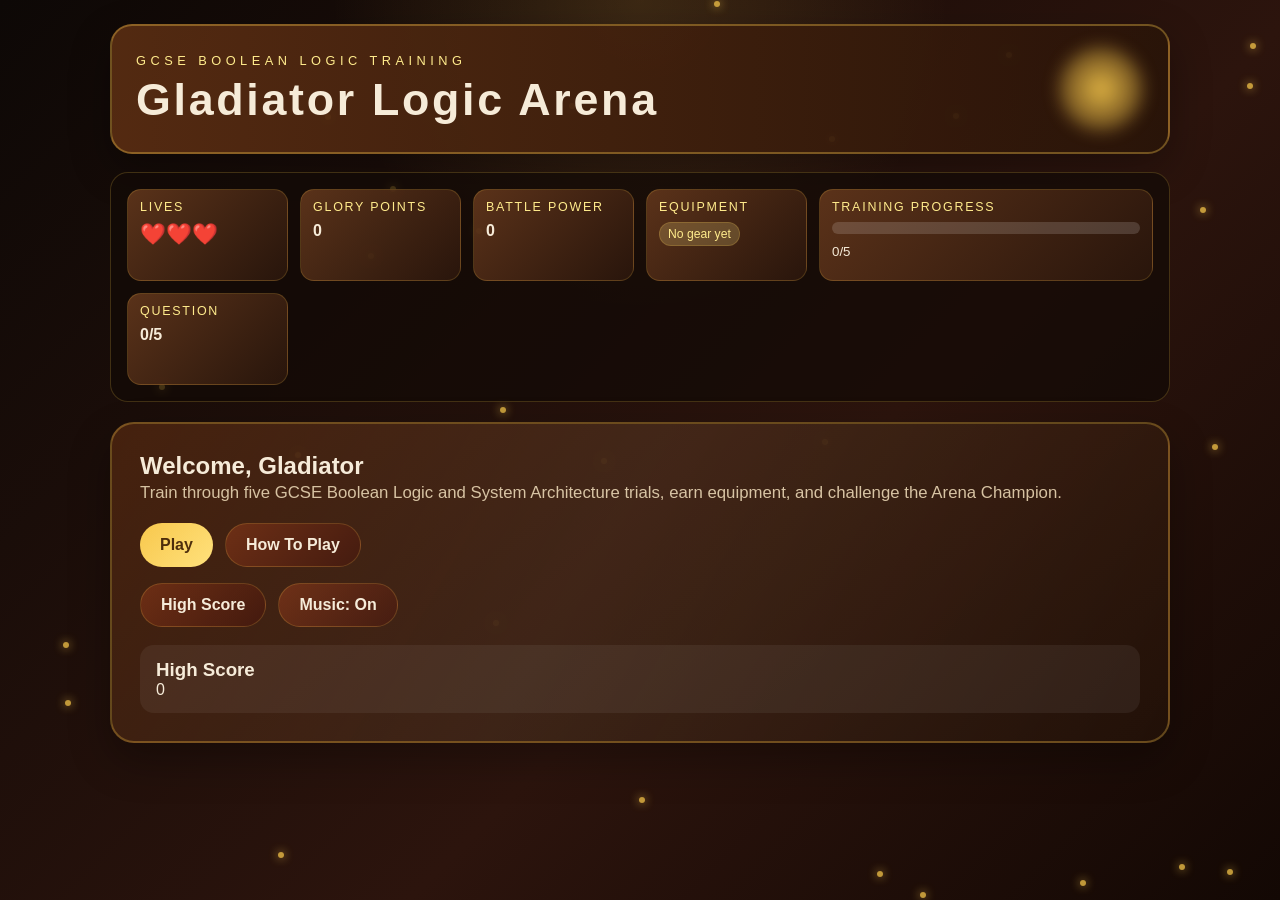
<file: students/odhranm/index.html>
<!DOCTYPE html>
<html lang="en">
  <head>
    <meta charset="UTF-8" />
    <meta name="viewport" content="width=device-width, initial-scale=1.0" />
    <meta name="theme-color" content="#140d08" />
    <title>Gladiator Logic Arena</title>
    <link rel="stylesheet" href="style.css" />
  </head>
  <body>
    <div id="particles" aria-hidden="true"></div>

    <div class="app-shell">
      <header class="top-bar">
        <div>
          <p class="eyebrow">GCSE Boolean Logic Training</p>
          <h1>Gladiator Logic Arena</h1>
        </div>
        <div class="title-glow"></div>
      </header>

      <section class="hud" aria-label="Game status">
        <div class="hud-block">
          <span class="hud-label">Lives</span>
          <div id="lives" class="hearts"></div>
        </div>
        <div class="hud-block">
          <span class="hud-label">Glory Points</span>
          <strong id="glory-score">0</strong>
        </div>
        <div class="hud-block">
          <span class="hud-label">Battle Power</span>
          <strong id="battle-power">0</strong>
        </div>
        <div class="hud-block">
          <span class="hud-label">Equipment</span>
          <div id="equipment-list" class="equipment-list"></div>
        </div>
        <div class="hud-block wide">
          <span class="hud-label">Training Progress</span>
          <div class="progress-track">
            <div id="progress-bar" class="progress-bar"></div>
          </div>
          <small id="progress-text">0/8</small>
        </div>
        <div class="hud-block">
          <span class="hud-label">Question</span>
          <strong id="question-number">0/8</strong>
        </div>
      </section>

      <main class="game-area">
        <section id="menu-screen" class="screen active">
          <div class="panel">
            <h2>Welcome, Gladiator</h2>
            <p class="screen-text">
              Train through five GCSE Boolean Logic and System Architecture trials, earn equipment, and challenge the Arena Champion.
            </p>
            <div class="button-row">
              <button id="play-btn" class="primary-btn">Play</button>
              <button id="help-btn" class="secondary-btn">How To Play</button>
            </div>
            <div class="button-row">
              <button id="score-btn" class="secondary-btn">High Score</button>
              <button id="settings-btn" class="secondary-btn">Music: On</button>
            </div>
            <div id="menu-info" class="info-box">
              <h3>High Score</h3>
              <p id="menu-high-score">0</p>
            </div>
            <div id="help-panel" class="help-panel hidden">
              <h3>How To Play</h3>
              <ul>
                <li>Answer each question carefully.</li>
                <li>Correct answers add glory and unlock gear.</li>
                <li>Wrong answers cost a life.</li>
                <li>Use your battle power to defeat the champion.</li>
              </ul>
            </div>
          </div>
        </section>

        <section id="story-screen" class="screen">
          <div class="panel story-panel">
            <h2>The Arena Awakens</h2>
            <p class="screen-text">
              You step into the dusty coliseum as the crowd roars. Five trials stand between you and glory.
              Each challenge sharpens your logic and strengthens your weapons.
            </p>
            <button id="start-trials-btn" class="primary-btn">Begin Training</button>
          </div>
        </section>

        <section id="question-screen" class="screen">
          <div class="panel question-panel">
            <div class="question-header">
              <h2 id="question-title">Question</h2>
              <p id="question-topic" class="topic">Boolean Values</p>
            </div>
            <p id="question-text" class="question-text"></p>
            <div id="options" class="options"></div>
          </div>
        </section>

        <section id="feedback-screen" class="screen overlay-screen">
          <div class="panel feedback-panel" id="feedback-panel">
            <h2 id="feedback-title">Correct!</h2>
            <p id="feedback-message"></p>
            <p id="feedback-detail"></p>
            <button id="continue-btn" class="primary-btn">Continue</button>
          </div>
        </section>

        <section id="battle-screen" class="screen">
          <div class="panel battle-panel">
            <h2>The Final Battle</h2>
            <p id="battle-status" class="screen-text">The arena gates open...</p>
            <div class="battle-stage" id="battle-stage">
              <div class="fighter-card">
                <div class="fighter player" id="player-fighter">
                  <div class="body-figure">
                    <div class="face"></div>
                    <div class="armor"></div>
                    <div class="arm left"></div>
                    <div class="arm right"></div>
                    <div class="leg left"></div>
                    <div class="leg right"></div>
                  </div>
                  <div class="gear-badge" id="player-gear-badge">No gear yet</div>
                </div>
                <p class="fighter-name">You</p>
              </div>
              <div class="battle-centre">
                <div class="arena-glow"></div>
                <div id="battle-effect" class="battle-effect"></div>
              </div>
              <div class="fighter-card">
                <div class="fighter champion" id="champion-fighter">
                  <div class="body-figure">
                    <div class="face"></div>
                    <div class="armor"></div>
                    <div class="arm left"></div>
                    <div class="arm right"></div>
                    <div class="leg left"></div>
                    <div class="leg right"></div>
                  </div>
                  <div class="gear-badge" id="champion-gear-badge">Champion Armour</div>
                </div>
                <p class="fighter-name">Arena Champion</p>
              </div>
            </div>
            <div class="battle-meter">
              <span>Battle Power</span>
              <strong id="battle-meter-value">0</strong>
            </div>
            <p class="battle-hint">Choose your move to fight the champion.</p>
            <div class="button-row battle-controls">
              <button id="attack-btn" class="primary-btn">Attack</button>
              <button id="defend-btn" class="secondary-btn">Defend</button>
            </div>
          </div>
        </section>

        <section id="end-screen" class="screen">
          <div class="panel end-panel">
            <h2 id="result-title">Victory</h2>
            <p id="result-text" class="screen-text"></p>
            <div class="summary-grid">
              <div class="summary-card">
                <h3>Final Score</h3>
                <p id="final-score">0</p>
              </div>
              <div class="summary-card">
                <h3>Correct Answers</h3>
                <p id="final-correct">0</p>
              </div>
              <div class="summary-card">
                <h3>Rank</h3>
                <p id="final-rank">Recruit</p>
              </div>
            </div>
            <div class="equipment-summary">
              <h3>Equipment</h3>
              <div id="final-equipment" class="equipment-list"></div>
            </div>
            <div class="button-row">
              <button id="play-again-btn" class="primary-btn">Play Again</button>
              <button id="menu-return-btn" class="secondary-btn">Main Menu</button>
            </div>
            <p class="high-score-note">High Score: <span id="final-high-score">0</span></p>
          </div>
        </section>
      </main>
    </div>

    <script src="script.js"></script>
  </body>
</html>
</file>
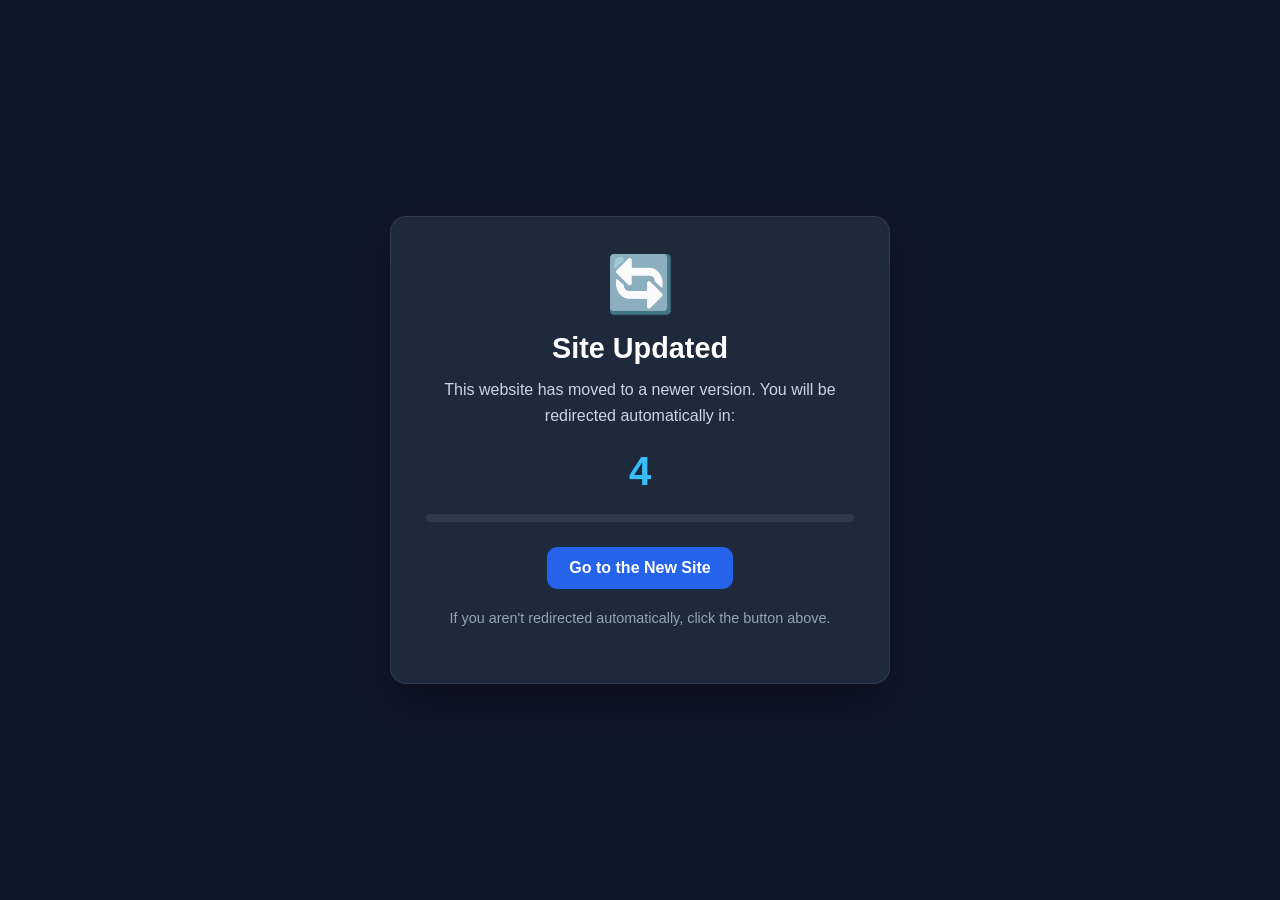
<file: students/tedp/index.html>
<!DOCTYPE html>
<html lang="en">
<head>
    <meta charset="UTF-8">
    <meta name="viewport" content="width=device-width, initial-scale=1.0">
    <title>Redirecting...</title>

    <style>
        * {
            margin: 0;
            padding: 0;
            box-sizing: border-box;
            font-family: "Segoe UI", Tahoma, Geneva, Verdana, sans-serif;
        }

        body {
            background: #0f172a;
            color: #fff;
            display: flex;
            justify-content: center;
            align-items: center;
            min-height: 100vh;
            padding: 20px;
        }

        .container {
            max-width: 500px;
            width: 100%;
            background: #1e293b;
            border: 1px solid rgba(255,255,255,.08);
            border-radius: 16px;
            padding: 35px;
            text-align: center;
            box-shadow: 0 20px 50px rgba(0,0,0,.35);
        }

        .icon {
            font-size: 55px;
            margin-bottom: 15px;
        }

        h1 {
            font-size: 1.8rem;
            margin-bottom: 12px;
        }

        p {
            color: #cbd5e1;
            line-height: 1.6;
            margin-bottom: 18px;
        }

        .countdown {
            font-size: 2.5rem;
            font-weight: bold;
            color: #38bdf8;
            margin: 20px 0;
        }

        .progress {
            width: 100%;
            height: 8px;
            background: rgba(255,255,255,.08);
            border-radius: 999px;
            overflow: hidden;
            margin-bottom: 25px;
        }

        .progress-bar {
            width: 100%;
            height: 100%;
            background: linear-gradient(90deg, #38bdf8, #2563eb);
            animation: progress 5s linear forwards;
        }

        @keyframes progress {
            from {
                width: 100%;
            }
            to {
                width: 0%;
            }
        }

        a.button {
            display: inline-block;
            background: #2563eb;
            color: white;
            text-decoration: none;
            padding: 12px 22px;
            border-radius: 10px;
            font-weight: 600;
            transition: .2s;
        }

        a.button:hover {
            background: #1d4ed8;
            transform: translateY(-2px);
        }

        .small {
            margin-top: 18px;
            font-size: .9rem;
            color: #94a3b8;
        }
    </style>
</head>
<body>

<div class="container">
    <div class="icon">🔄</div>

    <h1>Site Updated</h1>

    <p>
        This website has moved to a newer version.
        You will be redirected automatically in:
    </p>

    <div class="countdown" id="countdown">5</div>

    <div class="progress">
        <div class="progress-bar"></div>
    </div>

    <a class="button" href="https://project-liard-delta-10.vercel.app/">
        Go to the New Site
    </a>

    <p class="small">
        If you aren't redirected automatically, click the button above.
    </p>
</div>

<script>
    const url = "https://project-liard-delta-10.vercel.app/";
    let seconds = 5;

    const countdown = document.getElementById("countdown");

    const timer = setInterval(() => {
        seconds--;
        countdown.textContent = seconds;

        if (seconds <= 0) {
            clearInterval(timer);
            window.location.replace(url);
        }
    }, 1000);
</script>

</body>
</html>
</file>
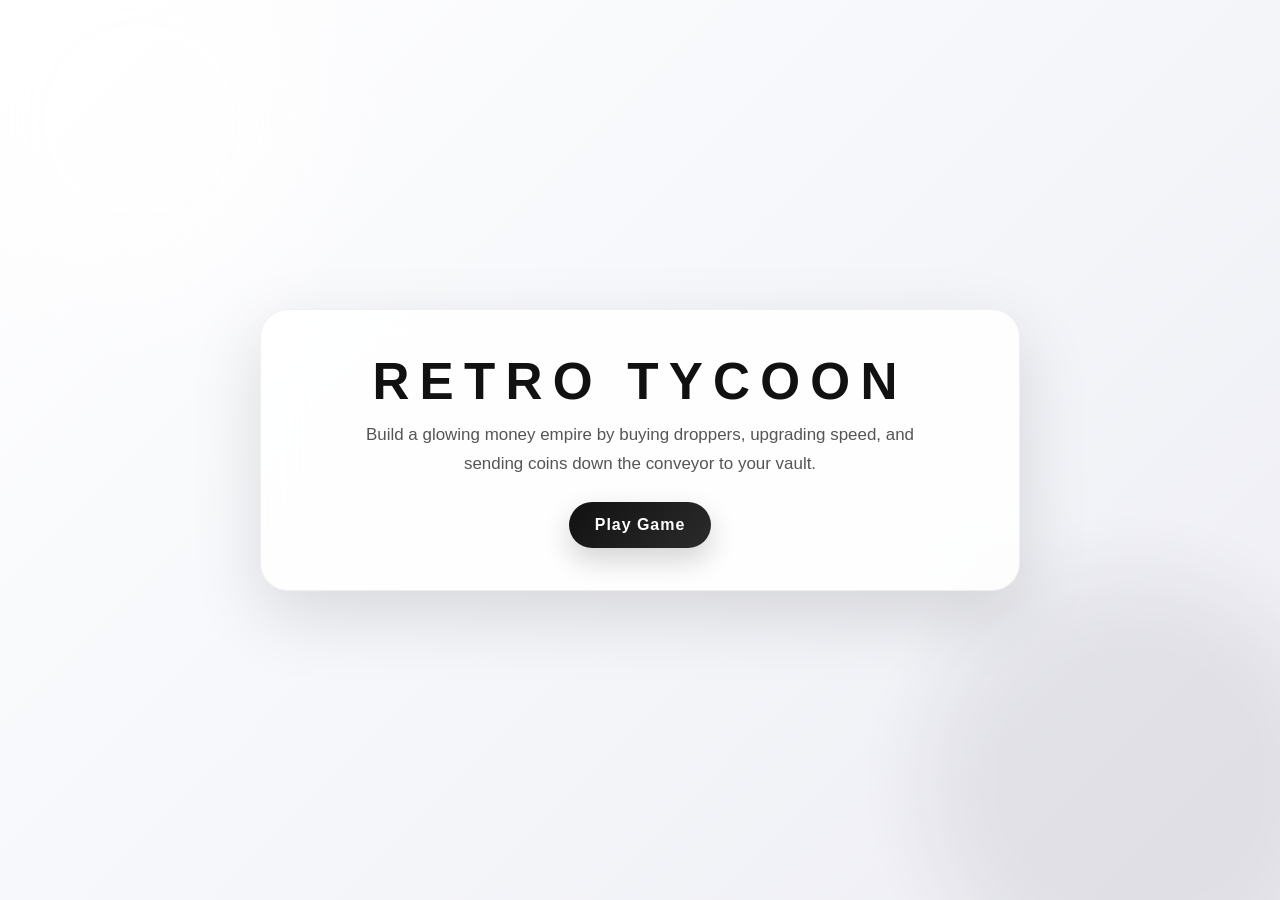
<file: students/tomw/index.html>
<!DOCTYPE html>
<html lang="en">
<head>
  <meta charset="UTF-8" />
  <meta name="viewport" content="width=device-width, initial-scale=1.0" />
  <title>Retro Tycoon</title>
  <link rel="stylesheet" href="styles.css" />
</head>
<body>
  <section id="homeScreen" class="screen">
    <div class="home-backdrop"></div>
    <div class="home-card">
      <h1>RETRO TYCOON</h1>
      <p>Build a glowing money empire by buying droppers, upgrading speed, and sending coins down the conveyor to your vault.</p>
      <button id="playBtn" class="play-btn">Play Game</button>
    </div>
  </section>

  <section id="gameScreen" class="screen hidden">
    <div class="game-shell">
      <div class="top-panel">
        <div>
          <h2>Retro Tycoon</h2>
          <div class="stats">
            <div class="stat-pill">💰 Money: <span id="money">0</span></div>
            <div class="stat-pill">🔧 Droppers: <span id="dropperCount">1</span></div>
            <div class="stat-pill">⚙️ Speed: <span id="speed">1.0x</span></div>
            <div class="stat-pill">💵 Value: <span id="dropValue">1</span></div>
            <div class="stat-pill">🖱️ Clicker: <span id="clickerLevel">0</span></div>
          </div>
          <div id="incomePerSec" class="stat-pill">Income: 0/sec</div>
        </div>
        <div class="button-row">
          <button id="buyBtn" class="action-btn" onclick="buyDropper()">Buy Dropper <span id="buyPrice" class="button-price">$100</span></button>
          <button id="valueBtn" class="action-btn" onclick="upgradeDropValue()">Upgrade Value <span id="valuePrice" class="button-price">$50</span></button>
          <button id="speedBtn" class="action-btn" onclick="upgradeSpeed()">Upgrade Speed <span id="speedPrice" class="button-price">$75</span></button>
          <button id="clickerBuyBtn" class="action-btn" onclick="buyClicker()">Buy Clicker <span id="clickerBuyPrice" class="button-price">$150</span></button>
          <button id="clickerUpgradeBtn" class="action-btn" onclick="upgradeClicker()">Upgrade Clicker <span id="clickerUpgradePrice" class="button-price">$100</span></button>
          <button id="rebirthBtn" class="action-btn rebirth-btn" type="button" onclick="rebirth()">Rebirth <span id="rebirthPrice">$25000</span></button>
          <button id="devBtn" class="action-btn" type="button">Developer Menu</button>
        </div>
      </div>

      <div id="gameArea">
        <div class="scene-bg"></div>
        <div id="conveyor" class="conveyor"></div>
        <button id="cogWheel" class="cog-wheel" type="button" aria-label="Binary challenge">⚙</button>
        <div id="collectBox" class="collect-box">
          <div class="vault-door">
            <div class="vault-handle"></div>
          </div>
          <div class="vault-inner">
            <small>Vault</small>
            <div id="collectAmount">0</div>
          </div>
          <div class="vault-badge"></div>
        </div>

        <div id="minigamePanel">
          <div class="minigame-header">
            <h3>Minion Arena</h3>
            <p>Click the sword minion to earn money.</p>
          </div>
          <div id="minionZone" class="minion-zone">
            <button id="minionButton" class="minion-button" type="button">
              <span class="minion-sword"></span>
              <span class="minion-label">MINION</span>
            </button>
          </div>
          <div class="minion-upgrades">
            <button id="minionUpgradeBtn" class="mini-action-btn" type="button" onclick="upgradeMinion()">Upgrade Minion <span id="minionUpgradePrice">$60</span></button>
            <button id="bossUpgradeBtn" class="mini-action-btn" type="button" onclick="hireBossMinion()">Hire Boss Minion <span id="bossUpgradePrice">$220</span></button>
            <button id="bossValueBtn" class="mini-action-btn" type="button" onclick="upgradeBossMinions()">Upgrade Bosses <span id="bossValuePrice">$300</span></button>
            <button id="bossDropperBuyBtn" class="mini-action-btn boss-dropper-btn" type="button" onclick="buyBossDropper()">Boss Dropper <span id="bossDropperBuyPrice">$100,000,000</span></button>
            <button id="bossDropperValueBtn" class="mini-action-btn boss-dropper-btn" type="button" onclick="upgradeBossDropperValue()">Boss Value <span id="bossDropperValuePrice">$25,000,000</span></button>
          </div>
        </div>
        <button id="merchantButton" class="merchant-button" type="button">🧑‍🔧 Merchant</button>
      </div>

      <div class="status-bar" id="statusText">Running • 1 dropper • 1.0x speed • $1/sec</div>
    </div>
  </section>

  <div id="passwordOverlay" class="overlay hidden">
    <div class="overlay-card">
      <h2>Developer Access</h2>
      <p>Enter the password to open the developer tools.</p>
      <input id="passwordInput" class="password-input" type="password" maxlength="4" placeholder="1234" />
      <div class="overlay-actions">
        <button id="passwordSubmit" class="play-btn" type="button">Unlock</button>
        <button id="passwordCancel" class="secondary-btn" type="button">Cancel</button>
      </div>
    </div>
  </div>

  <div id="developerOverlay" class="overlay hidden">
    <div class="overlay-card">
      <h2>Developer Menu</h2>
      <div class="dev-stats">
        <div class="dev-stat">Money: <span id="devMoneyStat">0</span></div>
        <div class="dev-stat">Droppers: <span id="devDroppersStat">0</span></div>
        <div class="dev-stat">Speed: <span id="devSpeedStat">0</span></div>
        <div class="dev-stat">Minions: <span id="devMinionStat">0</span></div>
        <div class="dev-stat">Boss Minions: <span id="devBossStat">0</span></div>
      </div>
      <div class="overlay-actions">
        <button id="addMoneyBtn" class="play-btn" type="button">Add $100</button>
        <button id="removeMoneyBtn" class="secondary-btn" type="button">Remove $100</button>
        <button id="addBlackMarketBtn" class="secondary-btn" type="button">Add Black Market Dropper</button>
        <button id="closeDevBtn" class="secondary-btn" type="button">Close</button>
      </div>
    </div>
  </div>

  <div id="quizOverlay" class="overlay hidden">
    <div class="overlay-card">
      <h2>Binary Challenge</h2>
      <p id="quizQuestion">Question</p>
      <div id="quizOptions" class="quiz-options"></div>
      <div class="overlay-actions">
        <button id="quizSkip" class="secondary-btn" type="button">Skip</button>
      </div>
    </div>
  </div>

  <div id="bossOverlay" class="overlay hidden">
    <div class="boss-overlay-card">
      <div class="boss-overlay-header">
        <h2>Merchant Arena</h2>
        <p>Defend the platform, dodge the beams, and slash the anime boss until he falls.</p>
      </div>
      <div id="bossArena" class="boss-arena"></div>
      <div class="overlay-actions">
        <button id="bossCloseBtn" class="secondary-btn" type="button">Exit</button>
      </div>
    </div>
  </div>

  <script src="generated-content.js"></script>
  <script src="game.js"></script>
  <script src="home.js"></script>
</body>
</html>
</file>
<file: students/ethanm/styles.css>
:root{
  --bg:#060816;
  --panel:#121833;
  --panel-2:#1f2646;
  --accent:#e10600;
  --accent-2:#ff6b1a;
  --text:#f5f7ff;
  --muted:#b8bfdc;
  --good:#1fdc7d;
  --bad:#ff4d4d;
  --warn:#ffd84d;
}

:root.light-theme {
  --bg:#f5f5f5;
  --panel:#ffffff;
  --panel-2:#f0f0f0;
  --accent:#e10600;
  --accent-2:#ff6b1a;
  --text:#1a1a1a;
  --muted:#666666;
  --good:#1fdc7d;
  --bad:#ff4d4d;
  --warn:#ffd84d;
}

*{box-sizing:border-box;margin:0;padding:0;font-family:Arial,Helvetica,sans-serif}
body{min-height:100vh;display:flex;justify-content:center;align-items:center;padding:20px;background:linear-gradient(135deg,var(--bg),var(--panel-2));color:var(--text);transition:background 0.3s ease}

.top-controls{position:fixed;top:20px;right:20px;display:flex;gap:12px;align-items:center;z-index:100}
.control-btn{width:44px;height:44px;border:2px solid rgba(255,255,255,0.2);border-radius:50%;background:rgba(255,255,255,0.1);color:var(--text);font-size:1.2rem;cursor:pointer;transition:all 0.2s ease;display:flex;justify-content:center;align-items:center}
.control-btn:hover{background:rgba(255,255,255,0.2);transform:scale(1.05)}
.volume-control{display:flex;gap:8px;align-items:center;background:rgba(255,255,255,0.1);padding:8px 12px;border-radius:12px}
.volume-control[hidden]{display:none}
#volumeSlider{width:100px;cursor:pointer}
#volumeLabel{font-size:0.85rem;color:var(--muted);min-width:30px}

.container{width:min(100%,860px);background:rgba(18,24,51,0.96);border:2px solid rgba(255,255,255,0.08);border-radius:24px;box-shadow:0 18px 60px rgba(0,0,0,0.35);overflow:hidden;transition:background 0.3s ease}
.light-theme .container{background:rgba(255,255,255,0.98);border:2px solid rgba(0,0,0,0.1)}

.hero{padding:28px 24px 20px;background:linear-gradient(90deg,rgba(255,23,23,0.18),rgba(255,255,255,0.04));text-align:center;transition:background 0.3s ease}
.light-theme .hero{background:linear-gradient(90deg,rgba(255,23,23,0.08),rgba(0,0,0,0.02))}
.hero h1{font-size:clamp(1.8rem,4vw,2.6rem);margin-bottom:10px;color:#fff}
.light-theme .hero h1{color:#1a1a1a}
.hero p{color:var(--muted);line-height:1.6;margin-bottom:10px}
.hero .pill{display:inline-block;padding:8px 12px;border-radius:999px;background:rgba(255,255,255,0.12);margin:8px 6px 0;font-size:0.95rem}
.light-theme .hero .pill{background:rgba(0,0,0,0.08)}

.start-screen{padding:24px;display:block}
.start-screen .card{background:rgba(255,255,255,0.04);border:1px solid rgba(255,255,255,0.1);border-radius:18px;padding:18px;transition:background 0.3s ease}
.light-theme .start-screen .card{background:rgba(0,0,0,0.02);border:1px solid rgba(0,0,0,0.1)}
.start-screen ul{list-style:none;padding:0;margin:16px 0 0;display:grid;gap:8px;text-align:left}
.start-screen li{color:var(--muted)}

.settings-section{background:rgba(255,255,255,0.05);border:1px solid rgba(255,255,255,0.08);border-radius:12px;padding:12px;margin:12px 0;display:grid;gap:10px}
.light-theme .settings-section{background:rgba(0,0,0,0.02);border:1px solid rgba(0,0,0,0.1)}
.setting-group{display:flex;align-items:center;gap:10px;font-size:0.95rem}
.setting-label{color:var(--muted);min-width:90px;font-weight:600}
.setting-input{flex:1;padding:8px 10px;background:rgba(255,255,255,0.1);border:1px solid rgba(255,255,255,0.2);border-radius:8px;color:#ffffff;font-size:0.95rem;cursor:pointer;transition:background 0.2s ease;appearance:none;-webkit-appearance:none;-moz-appearance:none}
.setting-input:hover{background:rgba(255,255,255,0.15)}
.setting-input option{background:#121833;color:#ffffff}
.light-theme .setting-input{background:#ffffff;border:1px solid rgba(0,0,0,0.2);color:#1a1a1a}
.light-theme .setting-input option{background:#ffffff;color:#1a1a1a}

.topic-summary{margin:14px 0 8px;color:var(--warn);font-size:0.95rem;font-weight:700}
.topic-button{width:100%;padding:12px 14px;border:1px solid rgba(255,255,255,0.16);border-radius:12px;background:rgba(255,255,255,0.08);color:var(--text);font-size:0.95rem;font-weight:700;cursor:pointer;margin-top:8px;transition:background 0.2s ease}
.topic-button:hover{background:rgba(255,255,255,0.14)}
.light-theme .topic-button{background:rgba(0,0,0,0.08);border:1px solid rgba(0,0,0,0.2)}

.topic-menu-overlay{position:fixed;inset:0;background:rgba(2,5,16,0.82);display:flex;justify-content:center;align-items:center;padding:20px;z-index:30}
.light-theme .topic-menu-overlay{background:rgba(0,0,0,0.5)}
.topic-menu-overlay[hidden]{display:none}
.topic-menu{width:min(100%,640px);background:var(--panel);border:1px solid rgba(255,255,255,0.16);border-radius:20px;padding:22px;box-shadow:0 18px 60px rgba(0,0,0,0.35);transition:background 0.3s ease}
.light-theme .topic-menu{background:#ffffff;border:1px solid rgba(0,0,0,0.2)}
.topic-menu h3{margin-bottom:8px}
.topic-menu p{color:var(--muted);margin-bottom:14px;line-height:1.5}
.topic-grid{display:grid;grid-template-columns:repeat(2,minmax(0,1fr));gap:10px;max-height:300px;overflow:auto;padding-right:4px}
.topic-option{display:flex;gap:10px;align-items:center;background:rgba(255,255,255,0.05);padding:10px 12px;border:1px solid rgba(255,255,255,0.1);border-radius:12px;color:var(--text);transition:background 0.2s ease}
.light-theme .topic-option{background:rgba(0,0,0,0.03);border:1px solid rgba(0,0,0,0.1)}
.topic-option input{accent-color:var(--accent-2);transform:scale(1.1)}
.topic-actions{display:flex;gap:10px;margin-top:16px;flex-wrap:wrap}
.topic-actions button{flex:1;min-width:140px;padding:12px 14px;border:none;border-radius:12px;font-weight:700;cursor:pointer;color:white}
.topic-actions .primary{background:linear-gradient(135deg,var(--accent),var(--accent-2))}
.topic-actions .secondary{background:#3a446d;transition:background 0.2s ease}
.light-theme .topic-actions .secondary{background:#d0d0d0;color:#1a1a1a}

.start-button,.action-btn{width:100%;padding:15px 18px;border:none;border-radius:12px;font-size:1rem;font-weight:700;cursor:pointer;transition:transform 0.2s ease,background 0.2s ease}
.start-button{background:linear-gradient(135deg,var(--accent),var(--accent-2));color:white;margin-top:18px}
.start-button:hover,.action-btn:hover,.topic-button:hover{transform:translateY(-2px)}

.game-screen{display:none;padding:24px}
.summary-screen{display:none;padding:24px}
.summary-screen[hidden]{display:none !important}

.status-bar{display:flex;justify-content:space-between;align-items:center;gap:10px;margin-bottom:18px;flex-wrap:wrap}
.badge{padding:10px 14px;border-radius:999px;background:rgba(255,255,255,0.08);font-weight:700;transition:all 0.3s ease}
.badge[hidden]{display:none}
.badge.position{background:rgba(255,216,77,0.2);color:var(--warn)}
.badge.phase{background:rgba(255,255,255,0.1)}
.badge.streak{background:rgba(31,220,125,0.2);color:var(--good);font-weight:800}
.badge.survival{background:rgba(255,77,77,0.2);color:var(--bad);font-weight:800}

.question-card{background:linear-gradient(180deg,rgba(255,255,255,0.06),rgba(255,255,255,0.03));border:1px solid rgba(255,255,255,0.1);border-radius:18px;padding:18px 18px 20px;transition:all 0.3s ease}
.light-theme .question-card{background:linear-gradient(180deg,rgba(0,0,0,0.02),rgba(0,0,0,0.01));border:1px solid rgba(0,0,0,0.1)}
.question-card.overtake{animation:overtake 0.6s ease-out}
@keyframes overtake{0%{transform:scale(1);opacity:1}50%{transform:scale(1.02) rotateZ(-1deg)}100%{transform:scale(1);opacity:1;box-shadow:0 0 30px rgba(31,220,125,0.6)}}

#question{font-size:clamp(1.1rem,2.3vw,1.4rem);margin-bottom:16px;line-height:1.5}
.answers{display:grid;gap:12px}
.choice{width:100%;padding:14px 16px;border:none;border-radius:12px;background:#27325f;color:white;text-align:left;font-size:1rem;cursor:pointer;transition:background 0.2s ease,transform 0.2s ease;position:relative}
.light-theme .choice{background:#e8e8e8;color:#1a1a1a}
.choice:hover{background:#354477;transform:translateY(-1px)}
.light-theme .choice:hover{background:#d5d5d5}
.choice:disabled{opacity:0.75;cursor:default}

.feedback{min-height:48px;padding:12px 0 0;font-size:1.05rem;font-weight:700;text-align:center;transition:color 0.3s ease}
.feedback.good{color:var(--good)}
.feedback.bad{color:var(--bad)}
.feedback.warn{color:var(--warn)}

.footer-actions{display:flex;gap:12px;margin-top:16px;flex-wrap:wrap}
.action-btn{background:#3a446d;color:white;transition:background 0.2s ease}
.light-theme .action-btn{background:#d0d0d0;color:#1a1a1a}
#nextBtn{display:none;background:linear-gradient(135deg,#ff4a4a,#e10600)}
#restartBtn{display:none;background:linear-gradient(135deg,#2bcf7d,#158f56)}
#summaryRestartBtn{background:linear-gradient(135deg,#2bcf7d,#158f56)}

.summary-card{background:rgba(255,255,255,0.04);border:1px solid rgba(255,255,255,0.1);border-radius:18px;padding:24px;max-width:600px;margin:0 auto;transition:background 0.3s ease}
.light-theme .summary-card{background:rgba(0,0,0,0.02);border:1px solid rgba(0,0,0,0.1)}
.summary-card h2{margin-bottom:20px;text-align:center;font-size:1.8rem}
.summary-stats{display:grid;gap:12px;margin:20px 0;background:rgba(255,255,255,0.04);border-radius:12px;padding:16px}
.light-theme .summary-stats{background:rgba(0,0,0,0.02)}
.stat-row{display:flex;justify-content:space-between;align-items:center;padding:8px 0;border-bottom:1px solid rgba(255,255,255,0.1)}
.light-theme .stat-row{border-bottom:1px solid rgba(0,0,0,0.1)}
.stat-label{color:var(--muted);font-weight:600}
.stat-value{color:var(--accent-2);font-weight:700;font-size:1.1rem}

.topic-breakdown{margin:16px 0;background:rgba(255,255,255,0.04);border-radius:12px;padding:12px;max-height:200px;overflow-y:auto}
.light-theme .topic-breakdown{background:rgba(0,0,0,0.02)}
.topic-item{display:flex;justify-content:space-between;padding:8px;border-bottom:1px solid rgba(255,255,255,0.1);font-size:0.95rem}
.light-theme .topic-item{border-bottom:1px solid rgba(0,0,0,0.1)}
.topic-item:last-child{border-bottom:none}
.topic-name{color:var(--text)}
.topic-result{color:var(--good)}

.summary-actions{display:flex;gap:12px;margin-top:20px}

.countdown{display:none;position:fixed;inset:0;background:rgba(1,2,8,0.92);justify-content:center;align-items:center;z-index:20;transition:background 0.3s ease}
.light-theme .countdown{background:rgba(0,0,0,0.7)}
.countdown-box{background:rgba(255,255,255,0.08);border:1px solid rgba(255,255,255,0.12);padding:24px 28px;border-radius:24px;text-align:center;transition:background 0.3s ease}
.light-theme .countdown-box{background:rgba(0,0,0,0.1);border:1px solid rgba(0,0,0,0.2)}
.countdown-label{font-size:1.15rem;font-weight:700;color:var(--muted);margin-bottom:16px}
.lights{display:flex;justify-content:center;gap:10px;margin-bottom:14px}
.light{width:42px;height:42px;border-radius:50%;background:#2d3246;border:2px solid rgba(255,255,255,0.2);transition:all 0.2s ease}
.light.active{background:#ff2c2c;box-shadow:0 0 18px rgba(255,44,44,0.8)}
.light.go{background:#1fdc7d;box-shadow:0 0 18px rgba(31,220,125,0.8)}

@media (max-width:600px){
  .hero{padding:22px 18px 16px}
  .start-screen,.game-screen,.summary-screen{padding:18px}
  .footer-actions{flex-direction:column}
  .choice{padding:13px 14px}
  .topic-grid{grid-template-columns:1fr}
  .top-controls{right:10px;top:10px}
}
</file>
<file: students/harryh/styles.css>
:root {
  color-scheme: dark;
  --panel: rgba(15, 23, 42, 0.94);
  --accent: #5ee7ff;
  --accent-2: #7c3aed;
  --text: #f8fafc;
  --muted: #94a3b8;
}

* { box-sizing: border-box; }
body {
  margin: 0;
  font-family: Inter, Segoe UI, Roboto, Arial, sans-serif;
  color: var(--text);
  background:
    radial-gradient(circle at top left, rgba(94,231,255,0.24), transparent 24%),
    radial-gradient(circle at top right, rgba(124,58,237,0.24), transparent 28%),
    linear-gradient(135deg, #020617 0%, #0f172a 45%, #111827 100%);
  min-height: 100vh;
  overflow-x: hidden;
}
body::before {
  content: '';
  position: fixed;
  inset: 0;
  pointer-events: none;
  background-image: linear-gradient(rgba(255,255,255,0.028) 1px, transparent 1px), linear-gradient(90deg, rgba(255,255,255,0.028) 1px, transparent 1px);
  background-size: 38px 38px;
  mask-image: linear-gradient(180deg, rgba(0,0,0,0.6), transparent 85%);
}

#app { max-width: 1520px; margin: 0 auto; padding: 20px 24px; display: flex; flex-direction: column; gap: 18px; }
header {
  display: flex; justify-content: space-between; align-items: center; flex-wrap: wrap; padding: 22px 24px; border-radius: 26px;
  background: linear-gradient(135deg, rgba(15,23,42,0.98), rgba(20,30,50,0.96));
  border: 1px solid rgba(94,231,255,0.12);
  box-shadow: 0 22px 52px rgba(0,0,0,0.30), inset 0 1px 0 rgba(255,255,255,0.04);
  position: relative;
  overflow: hidden;
  gap: 16px;
}
header h1 {
  margin: 0;
  font-size: 1.6rem;
  letter-spacing: 0.04em;
  text-shadow: 0 0 24px rgba(94,231,255,0.22);
}
header::after {
  content: '';
  position: absolute;
  inset: 0;
  background: linear-gradient(90deg, transparent, rgba(255,255,255,0.06), transparent);
  transform: translateX(-100%);
  animation: shimmer 4.8s linear infinite;
}
header h1 { margin: 0; font-size: 1.4rem; letter-spacing: 0.02em; }
header .subtitle { color: var(--muted); font-size: 0.98rem; max-width: 520px; line-height: 1.5; }
.topbar { display: flex; gap: 10px; flex-wrap: wrap; align-items: center; justify-content: flex-end; }
.map-picker { display: flex; align-items: center; gap: 8px; background: rgba(255,255,255,0.08); border: 1px solid rgba(255,255,255,0.14); border-radius: 999px; padding: 9px 14px; font-size: 0.94rem; box-shadow: inset 0 1px 0 rgba(255,255,255,0.05); }
.map-picker select { background: transparent; color: var(--text); border: none; outline: none; }
.topbar button, .shop-card button, .action-btn {
  border: none; border-radius: 999px; padding: 9px 13px; cursor: pointer; background: linear-gradient(135deg, var(--accent), var(--accent-2));
  color: white; font-weight: 700; box-shadow: 0 8px 20px rgba(94,231,255,0.18); transition: transform 0.16s ease, box-shadow 0.16s ease;
}
.topbar button:hover, .shop-card button:hover, .action-btn:hover { transform: translateY(-1px); box-shadow: 0 10px 24px rgba(94,231,255,0.26); }
.topbar button.secondary, .action-btn.secondary { background: rgba(255,255,255,0.08); color: var(--text); border: 1px solid rgba(255,255,255,0.1); box-shadow: none; }
.info-strip { display: flex; gap: 8px; flex-wrap: wrap; }
.info-chip { background: rgba(94, 231, 255, 0.14); color: #d6faff; border: 1px solid rgba(94, 231, 255, 0.28); border-radius: 999px; padding: 8px 12px; font-size: 0.9rem; backdrop-filter: blur(6px); }
.design-panel { background: linear-gradient(135deg, rgba(15,23,42,0.96), rgba(23,34,56,0.94)); border-radius: 18px; padding: 14px 16px; border: 1px solid rgba(255,255,255,0.08); box-shadow: inset 0 1px 0 rgba(255,255,255,0.05); }
.design-panel-header { display: flex; justify-content: space-between; align-items: center; gap: 10px; margin-bottom: 10px; }
.design-panel-header h2 { margin: 0 0 4px; }
.design-panel-header p { margin: 0; color: var(--muted); }
.design-grid { display: grid; grid-template-columns: repeat(3, minmax(0, 1fr)); gap: 10px; }
.design-card { background: rgba(255,255,255,0.05); border-radius: 12px; padding: 10px; color: var(--muted); font-size: 0.95rem; border: 1px solid rgba(255,255,255,0.05); }
.design-card strong { display: block; color: var(--text); margin-bottom: 6px; }
.main-area { display: grid; grid-template-columns: minmax(0, 1.35fr) 340px; gap: 12px; min-height: 0; }
.canvas-shell { position: relative; border-radius: 24px; overflow: hidden; background: radial-gradient(circle at top left, rgba(94,231,255,0.14), transparent 24%), var(--panel); border: 1px solid rgba(94,231,255,0.16); min-height: 680px; box-shadow: 0 25px 65px rgba(0,0,0,0.28), inset 0 0 70px rgba(0,0,0,0.15); }
.placement-hint { position: absolute; left: 18px; top: 18px; z-index: 3; display: flex; flex-direction: column; gap: 5px; max-width: 320px; padding: 12px 14px; border-radius: 16px; background: rgba(2, 6, 23, 0.82); border: 1px solid rgba(94,231,255,0.18); backdrop-filter: blur(10px); pointer-events: none; box-shadow: 0 8px 30px rgba(0,0,0,0.2); }
.placement-hint strong { font-size: 1rem; }
.placement-hint span { color: var(--muted); font-size: 0.9rem; line-height: 1.5; }
.placement-hint.active { border-color: rgba(94,231,255,0.5); box-shadow: 0 0 0 1px rgba(94,231,255,0.22) inset; }
.canvas-shell::after { content: ''; position: absolute; inset: 0; pointer-events: none; background: linear-gradient(180deg, rgba(255,255,255,0.06), transparent 30%, rgba(0,0,0,0.16)); }
canvas { width: 100%; height: 100%; display: block; touch-action: none; }
.sidebar { display: flex; flex-direction: column; gap: 14px; }
.panel { background: linear-gradient(135deg, rgba(15,23,42,0.94), rgba(24,36,58,0.95)); border-radius: 18px; padding: 18px; border: 1px solid rgba(255,255,255,0.08); box-shadow: 0 14px 42px rgba(0,0,0,0.22); transition: transform 0.18s ease, border-color 0.18s ease;
}
.panel:hover { transform: translateY(-2px); border-color: rgba(94,231,255,0.2); }
.panel h2, .panel h3 { margin: 0 0 12px; font-size: 1.04rem; }
.stat-grid { display: grid; grid-template-columns: 1fr 1fr; gap: 10px; }
.stat { background: rgba(255,255,255,0.05); border-radius: 12px; padding: 8px; border: 1px solid rgba(255,255,255,0.05); }
.stat .label { color: var(--muted); font-size: 0.78rem; }
.stat .value { font-size: 1.02rem; font-weight: 700; margin-top: 4px; }
.challenge-box { margin-top: 10px; background: rgba(255,255,255,0.05); border-radius: 12px; padding: 8px; color: var(--muted); border: 1px solid rgba(255,255,255,0.05); }
.battle-status { margin-top: 6px; color: #d6faff; font-weight: 700; font-size: 0.9rem; }
.event-feed { display: flex; flex-direction: column; gap: 6px; font-size: 0.86rem; }
.event-entry { display: flex; gap: 8px; align-items: flex-start; padding: 7px 8px; border-radius: 10px; background: rgba(255,255,255,0.04); color: var(--muted); }
.event-entry.success { color: #d6faff; background: rgba(34,197,94,0.16); }
.event-entry.info { color: #fde68a; background: rgba(248,113,113,0.14); }
.event-entry.empty { color: var(--muted); font-style: italic; }
.event-dot { width: 8px; height: 8px; margin-top: 6px; border-radius: 50%; background: currentColor; flex-shrink: 0; }
.leaderboard-box { margin-top: 10px; background: rgba(255,255,255,0.05); border-radius: 12px; padding: 8px; border: 1px solid rgba(255,255,255,0.05); }
.leaderboard-box strong { display: block; margin-bottom: 8px; }
.leaderboard-list { display: flex; flex-direction: column; gap: 6px; font-size: 0.9rem; }
.leaderboard-entry { display: flex; justify-content: space-between; gap: 8px; padding: 6px 8px; border-radius: 10px; background: rgba(255,255,255,0.04); color: var(--muted); }
.leaderboard-entry strong { display: inline; margin: 0; color: var(--text); }
.shop-list { display: flex; flex-direction: column; gap: 8px; max-height: 340px; overflow: auto; }
.shop-card { background: rgba(255,255,255,0.05); border: 1px solid transparent; border-radius: 12px; padding: 10px; display: grid; gap: 6px; }
.shop-card.active { border-color: var(--accent); box-shadow: 0 0 0 1px rgba(94,231,255,0.2) inset; }
.shop-card .name { font-weight: 700; }
.shop-card .meta { color: var(--muted); font-size: 0.9rem; }
.shop-card button { width: fit-content; padding: 7px 12px; }
.upgrade-box { display: grid; gap: 8px; }
.upgrade-item { background: rgba(255,255,255,0.05); border-radius: 12px; padding: 8px; border: 1px solid rgba(255,255,255,0.05); }
.upgrade-item button { width: 100%; margin-top: 6px; }
.overlay { position: absolute; inset: 0; background: rgba(2,6,23,0.82); backdrop-filter: blur(8px); display: flex; align-items: center; justify-content: center; padding: 20px; z-index: 10; }
.overlay-card { width: min(980px, 100%); border-radius: 24px; padding: 24px; background: linear-gradient(135deg, rgba(15,23,42,0.96), rgba(30,41,59,0.95)); border: 1px solid rgba(255,255,255,0.09); box-shadow: 0 25px 55px rgba(0,0,0,0.35); }
.overlay-card h2 { margin-top: 0; font-size: 1.6rem; }
.card-list { display: grid; gap: 10px; margin-top: 12px; }
.card-list .item { background: rgba(255,255,255,0.05); border-radius: 12px; padding: 10px 12px; border: 1px solid rgba(255,255,255,0.05); }
.card-list .item strong { display: block; margin-bottom: 4px; }
.actions { display: flex; gap: 10px; flex-wrap: wrap; margin-top: 16px; }
.learning-platform { display: flex; flex-direction: column; gap: 12px; margin-top: 8px; }
.learning-header { display: flex; justify-content: space-between; align-items: center; gap: 10px; padding: 16px 18px; border-radius: 18px; background: linear-gradient(135deg, rgba(15,23,42,0.96), rgba(22,33,54,0.92)); border: 1px solid rgba(255,255,255,0.08); }
.learning-header h2 { margin: 0 0 4px; }
.learning-header p { margin: 0; color: var(--muted); }
.learning-badges { display: flex; gap: 8px; flex-wrap: wrap; }
.learning-grid { display: grid; grid-template-columns: 1fr 1.3fr 0.9fr; gap: 12px; }
.learning-panel { min-height: 280px; }
.panel-header { display: flex; justify-content: space-between; align-items: center; gap: 8px; margin-bottom: 10px; }
.soft-label { color: var(--muted); font-size: 0.86rem; }
.topic-list { display: flex; flex-direction: column; gap: 8px; }
.topic-chip { display: flex; justify-content: space-between; align-items: center; gap: 8px; padding: 8px 10px; border-radius: 10px; background: rgba(255,255,255,0.05); border: 1px solid rgba(255,255,255,0.05); color: var(--text); }
.topic-chip.active { border-color: var(--accent); box-shadow: inset 0 0 0 1px rgba(94,231,255,0.18); }
.topic-chip .topic-name { font-weight: 600; }
.topic-chip .topic-score { color: var(--muted); font-size: 0.86rem; }
.quiz-header { display: flex; justify-content: space-between; gap: 8px; align-items: center; margin-bottom: 10px; }
.quiz-header .tag { color: var(--muted); font-size: 0.85rem; }
.prompt { font-size: 1.06rem; line-height: 1.5; margin-bottom: 12px; padding: 12px; border-radius: 12px; background: rgba(255,255,255,0.05); }
.answer-options { display: grid; gap: 8px; }
.answer-option { text-align: left; border: 1px solid rgba(255,255,255,0.08); background: rgba(255,255,255,0.04); color: var(--text); padding: 10px 12px; border-radius: 10px; cursor: pointer; }
.answer-option.selected { border-color: var(--accent); box-shadow: inset 0 0 0 1px rgba(94,231,255,0.2); background: rgba(94,231,255,0.16); }
.answer-option.correct { border-color: #34d399; }
.answer-option.incorrect { border-color: #fb7185; }
.feedback-box { min-height: 48px; margin-top: 10px; color: var(--muted); }
.feedback-box.good { color: #bbf7d0; }
.feedback-box.bad { color: #fecaca; }
.quiz-controls { display: flex; gap: 8px; margin-top: 10px; }
.profile-stats { display: grid; gap: 8px; }
.profile-stat { display: flex; justify-content: space-between; padding: 8px 10px; border-radius: 10px; background: rgba(255,255,255,0.05); }
.profile-section { margin-top: 12px; }
.profile-section strong { display: block; margin-bottom: 8px; }
.toggle-row { display: flex; align-items: center; gap: 8px; margin-bottom: 6px; color: var(--muted); }
.weak-topics { display: flex; flex-direction: column; gap: 8px; }
.weak-topic { padding: 7px 9px; border-radius: 10px; background: rgba(255,255,255,0.05); color: var(--muted); }
.study-tools-grid { display: grid; gap: 8px; margin-top: 8px; }
.study-card { padding: 10px; border-radius: 12px; background: rgba(255,255,255,0.05); border: 1px solid rgba(255,255,255,0.05); }
.study-card strong { display: block; margin-bottom: 6px; color: var(--text); }
.study-list { display: flex; flex-direction: column; gap: 6px; }
.study-pill { display: inline-flex; width: fit-content; padding: 6px 8px; border-radius: 999px; background: rgba(94,231,255,0.14); color: #d6faff; font-size: 0.82rem; }
.hidden { display: none !important; }
body.light { color-scheme: light; --panel: rgba(248,250,252,0.94); --accent: #2563eb; --accent-2: #9333ea; --text: #0f172a; --muted: #475569; }
body.light .panel, body.light .design-panel, body.light .learning-header, body.light .overlay-card { background: linear-gradient(135deg, rgba(255,255,255,0.98), rgba(241,245,249,0.94)); }
body.light .topic-chip, body.light .answer-option, body.light .profile-stat, body.light .weak-topic, body.light .shop-card, body.light .upgrade-item, body.light .challenge-box, body.light .leaderboard-box, body.light .design-card { background: rgba(15,23,42,0.04); }
@keyframes shimmer {
  100% { transform: translateX(100%); }
}
@media (max-width: 1100px) { .main-area { grid-template-columns: 1fr; } .sidebar { order: -1; } .design-grid { grid-template-columns: 1fr 1fr; } .learning-grid { grid-template-columns: 1fr; } }
@media (max-width: 720px) { #app { padding: 10px; } header { flex-direction: column; align-items: flex-start; gap: 8px; } .design-grid { grid-template-columns: 1fr; } .canvas-shell { min-height: 500px; } .learning-header { flex-direction: column; align-items: flex-start; } .quiz-controls { flex-wrap: wrap; } .topbar { width: 100%; } .topbar button { width: 100%; } .placement-hint { max-width: calc(100% - 24px); } }
</file>
<file: students/odhranm/style.css>
:root {
  --bg: #140d08;
  --panel: rgba(54, 28, 13, 0.92);
  --panel-2: rgba(94, 48, 22, 0.86);
  --gold: #f8c84b;
  --gold-2: #ffeb8c;
  --red: #8f1d1d;
  --stone: #5f4937;
  --text: #f6ebd8;
  --muted: #d6c1a0;
}

* {
  box-sizing: border-box;
}

body {
  margin: 0;
  font-family: "Segoe UI", Tahoma, Geneva, Verdana, sans-serif;
  color: var(--text);
  background:
    radial-gradient(circle at top, rgba(255, 202, 83, 0.14), transparent 28%),
    linear-gradient(135deg, #0d0806, #2c140d 60%, #130804);
  min-height: 100vh;
  overflow-x: hidden;
  transition: filter 0.3s ease, transform 0.3s ease;
}

body.feedback-correct {
  animation: screenGold 0.45s ease;
}

body.feedback-wrong {
  animation: screenRed 0.45s ease;
}

#particles {
  position: fixed;
  inset: 0;
  pointer-events: none;
  z-index: 0;
}

.particle {
  position: absolute;
  width: 6px;
  height: 6px;
  border-radius: 50%;
  background: rgba(248, 200, 75, 0.75);
  box-shadow: 0 0 10px rgba(248, 200, 75, 0.8);
  animation: drift 6s linear infinite;
}

.app-shell {
  position: relative;
  z-index: 1;
  max-width: 1100px;
  margin: 0 auto;
  padding: 24px 20px 40px;
}

.top-bar {
  display: flex;
  justify-content: space-between;
  align-items: center;
  background: linear-gradient(90deg, rgba(87, 44, 18, 0.95), rgba(41, 20, 9, 0.95));
  border: 2px solid rgba(248, 200, 75, 0.35);
  border-radius: 22px;
  padding: 20px 24px;
  box-shadow: 0 15px 40px rgba(0, 0, 0, 0.3);
}

.eyebrow {
  margin: 0 0 6px;
  text-transform: uppercase;
  letter-spacing: 0.35em;
  font-size: 0.8rem;
  color: var(--gold-2);
}

h1,
h2,
h3,
p {
  margin: 0;
}

h1 {
  font-size: clamp(1.8rem, 4vw, 2.8rem);
  letter-spacing: 0.06em;
}

.title-glow {
  width: 86px;
  height: 86px;
  border-radius: 50%;
  background: radial-gradient(circle, rgba(248, 200, 75, 0.9), rgba(248, 200, 75, 0));
  filter: blur(8px);
}

.hud {
  display: grid;
  grid-template-columns: repeat(6, minmax(0, 1fr));
  gap: 12px;
  margin: 18px 0 20px;
  padding: 16px;
  background: rgba(18, 10, 6, 0.72);
  border: 1px solid rgba(248, 200, 75, 0.2);
  border-radius: 18px;
}

.hud-block {
  background: linear-gradient(135deg, rgba(101, 57, 29, 0.88), rgba(44, 24, 13, 0.88));
  border: 1px solid rgba(248, 200, 75, 0.18);
  border-radius: 14px;
  padding: 10px 12px;
  min-height: 92px;
}

.hud-block.wide {
  grid-column: span 2;
}

.hud-label {
  display: block;
  font-size: 0.78rem;
  text-transform: uppercase;
  color: var(--gold-2);
  letter-spacing: 0.14em;
  margin-bottom: 8px;
}

.hearts {
  display: flex;
  gap: 6px;
  font-size: 1.3rem;
}

.progress-track {
  width: 100%;
  height: 12px;
  background: rgba(255, 255, 255, 0.15);
  border-radius: 999px;
  overflow: hidden;
  margin-bottom: 8px;
}

.progress-bar {
  width: 0%;
  height: 100%;
  background: linear-gradient(90deg, var(--gold), #ffefb2);
  transition: width 0.4s ease;
}

.equipment-list {
  display: flex;
  flex-wrap: wrap;
  gap: 6px;
}

.equipment-badge {
  padding: 4px 8px;
  border-radius: 999px;
  font-size: 0.76rem;
  background: rgba(255, 235, 140, 0.2);
  color: var(--gold-2);
  border: 1px solid rgba(248, 200, 75, 0.2);
}

.game-area {
  position: relative;
}

.screen {
  display: none;
}

.screen.active {
  display: block;
}

.panel {
  position: relative;
  background: linear-gradient(145deg, rgba(72, 35, 15, 0.95), rgba(34, 17, 8, 0.95));
  border: 2px solid rgba(248, 200, 75, 0.3);
  border-radius: 24px;
  padding: 28px;
  box-shadow: 0 18px 42px rgba(0, 0, 0, 0.3);
  overflow: hidden;
}

.panel::before {
  content: "";
  position: absolute;
  inset: 0;
  background: linear-gradient(120deg, transparent 0%, rgba(255, 255, 255, 0.05) 45%, transparent 100%);
  pointer-events: none;
}

.screen-text,
.question-text,
#feedback-message,
#feedback-detail {
  color: var(--muted);
  line-height: 1.6;
  font-size: 1.05rem;
}

.button-row {
  display: flex;
  flex-wrap: wrap;
  gap: 12px;
  margin-top: 16px;
}

button {
  border: none;
  border-radius: 999px;
  padding: 12px 20px;
  font-size: 1rem;
  font-weight: 700;
  cursor: pointer;
  transition: transform 0.2s ease, box-shadow 0.2s ease, background 0.2s ease;
}

button:hover {
  transform: translateY(-2px);
  box-shadow: 0 10px 20px rgba(248, 200, 75, 0.2);
}

button:focus-visible {
  outline: 2px solid var(--gold-2);
  outline-offset: 3px;
}

.primary-btn {
  background: linear-gradient(135deg, var(--gold), #ffe07a);
  color: #4b2b09;
}

.secondary-btn {
  background: linear-gradient(135deg, #6b2c12, #3f1408);
  color: var(--text);
  border: 1px solid rgba(248, 200, 75, 0.2);
}

.info-box,
.help-panel,
.summary-card {
  margin-top: 18px;
  background: rgba(255, 255, 255, 0.06);
  padding: 14px 16px;
  border-radius: 14px;
}

.help-panel.hidden {
  display: none;
}

.options {
  display: grid;
  gap: 12px;
  margin-top: 18px;
}

.option-btn {
  width: 100%;
  text-align: left;
  background: rgba(255, 255, 255, 0.07);
  color: var(--text);
  border: 1px solid rgba(248, 200, 75, 0.14);
}

.option-btn:hover {
  background: rgba(248, 200, 75, 0.15);
}

.overlay-screen {
  position: absolute;
  inset: 0;
  display: none;
  align-items: center;
  justify-content: center;
  background: rgba(8, 5, 3, 0.72);
  z-index: 3;
}

.overlay-screen.active {
  display: flex;
}

.feedback-panel {
  max-width: 520px;
  text-align: center;
}

.feedback-correct {
  border-color: rgba(248, 200, 75, 0.7);
  box-shadow: 0 0 30px rgba(248, 200, 75, 0.18);
}

.feedback-wrong {
  border-color: rgba(255, 69, 69, 0.65);
  box-shadow: 0 0 30px rgba(255, 69, 69, 0.14);
}

.battle-stage {
  display: grid;
  grid-template-columns: 1fr auto 1fr;
  align-items: center;
  gap: 16px;
  margin: 20px 0 10px;
  min-height: 280px;
  padding: 20px;
  border-radius: 28px;
  background:
    linear-gradient(180deg, rgba(255,255,255,0.05), rgba(0,0,0,0.12)),
    radial-gradient(circle at top, rgba(248, 200, 75, 0.12), transparent 45%),
    linear-gradient(135deg, #2f160d, #110804 70%);
  border: 2px solid rgba(248, 200, 75, 0.22);
  box-shadow: inset 0 0 40px rgba(255,255,255,0.04), 0 12px 30px rgba(0,0,0,0.28);
  position: relative;
  overflow: hidden;
}

.battle-stage::before {
  content: "";
  position: absolute;
  inset: 12px;
  border: 2px solid rgba(248, 200, 75, 0.16);
  border-radius: 22px;
  pointer-events: none;
}

.battle-stage::after {
  content: "";
  position: absolute;
  left: 50%;
  top: 50%;
  transform: translate(-50%, -50%);
  width: 140px;
  height: 140px;
  border-radius: 50%;
  border: 3px solid rgba(248, 200, 75, 0.16);
  box-shadow: 0 0 0 16px rgba(248, 200, 75, 0.05);
}

.fighter-card {
  display: flex;
  flex-direction: column;
  align-items: center;
  gap: 10px;
}

.fighter {
  width: 180px;
  height: 220px;
  border-radius: 24px;
  position: relative;
  background: linear-gradient(145deg, #5a3821, #2e1308);
  border: 2px solid rgba(248, 200, 75, 0.25);
  box-shadow: inset 0 0 20px rgba(255, 255, 255, 0.08), 0 8px 26px rgba(0, 0, 0, 0.35);
  overflow: hidden;
}

.fighter::before {
  content: "";
  position: absolute;
  inset: 0;
  background: linear-gradient(180deg, rgba(255,255,255,0.08), transparent 30%);
}

.fighter::after {
  content: "";
  position: absolute;
  inset: 0;
  background:
    radial-gradient(circle at 50% 20%, rgba(248, 200, 75, 0.2), transparent 28%),
    linear-gradient(180deg, transparent 0%, rgba(0,0,0,0.16) 100%);
  pointer-events: none;
}

.fighter.player {
  background:
    linear-gradient(145deg, #6f4d2a, #2e1308),
    radial-gradient(circle at top, rgba(255,255,255,0.18), transparent 35%);
}

.fighter.champion {
  background:
    linear-gradient(145deg, #4d2d17, #1a0d06),
    radial-gradient(circle at top, rgba(255,255,255,0.12), transparent 35%);
}

.fighter.player .body-figure,
.fighter.champion .body-figure {
  position: absolute;
  inset: 0;
}

.fighter.player .body-figure::before,
.fighter.champion .body-figure::before {
  content: "";
  position: absolute;
  left: 50%;
  top: 24px;
  transform: translateX(-50%);
  width: 56px;
  height: 56px;
  border-radius: 50%;
  background: linear-gradient(145deg, #f2c897, #c97b45);
  box-shadow: inset 0 -6px 0 rgba(0,0,0,0.16);
  border: 2px solid rgba(255,255,255,0.15);
}

.fighter.player .body-figure::before {
  box-shadow: inset 0 -6px 0 rgba(0,0,0,0.16), 0 0 0 2px rgba(255,255,255,0.08);
}

.fighter.player .body-figure::after,
.fighter.champion .body-figure::after {
  content: "";
  position: absolute;
  left: 50%;
  top: 78px;
  transform: translateX(-50%);
  width: 76px;
  height: 96px;
  border-radius: 24px 24px 18px 18px;
  background: linear-gradient(180deg, #8b4a2d, #3e1d0d);
  border: 2px solid rgba(248, 200, 75, 0.18);
}

.fighter.player .body-figure .face,
.fighter.champion .body-figure .face {
  position: absolute;
  left: 50%;
  top: 34px;
  transform: translateX(-50%);
  width: 40px;
  height: 24px;
  border-radius: 0 0 20px 20px;
  background: #f3b577;
  border: 2px solid rgba(0,0,0,0.08);
}

.fighter.player .body-figure .face::before,
.fighter.champion .body-figure .face::before,
.fighter.player .body-figure .face::after,
.fighter.champion .body-figure .face::after {
  content: "";
  position: absolute;
  top: 7px;
  width: 5px;
  height: 5px;
  border-radius: 50%;
  background: #2c150c;
}

.fighter.player .body-figure .face::before,
.fighter.champion .body-figure .face::before {
  left: 10px;
}

.fighter.player .body-figure .face::after,
.fighter.champion .body-figure .face::after {
  right: 10px;
}

.fighter.player .body-figure .arm,
.fighter.champion .body-figure .arm {
  position: absolute;
  top: 88px;
  width: 16px;
  height: 68px;
  border-radius: 999px;
  background: linear-gradient(180deg, #c99761, #7a3f23);
  border: 2px solid rgba(248, 200, 75, 0.16);
}

.fighter.player .body-figure .arm.left,
.fighter.champion .body-figure .arm.left {
  left: 44px;
  transform: rotate(12deg);
}

.fighter.player .body-figure .arm.right,
.fighter.champion .body-figure .arm.right {
  right: 44px;
  transform: rotate(-12deg);
}

.fighter.player .body-figure .leg,
.fighter.champion .body-figure .leg {
  position: absolute;
  bottom: 18px;
  width: 18px;
  height: 70px;
  border-radius: 999px;
  background: linear-gradient(180deg, #2f1508, #120703);
}

.fighter.player .body-figure .leg.left,
.fighter.champion .body-figure .leg.left {
  left: 70px;
}

.fighter.player .body-figure .leg.right,
.fighter.champion .body-figure .leg.right {
  right: 70px;
}

.fighter.player .body-figure .armor,
.fighter.champion .body-figure .armor {
  position: absolute;
  left: 50%;
  top: 82px;
  transform: translateX(-50%);
  width: 86px;
  height: 44px;
  border-radius: 999px;
  background: linear-gradient(145deg, #bfa15a, #6b4919);
  border: 2px solid rgba(248, 200, 75, 0.2);
  box-shadow: inset 0 0 8px rgba(255,255,255,0.18);
}

.fighter.player .gear-badge,
.fighter.champion .gear-badge {
  position: absolute;
  bottom: 8px;
  left: 50%;
  transform: translateX(-50%);
  padding: 4px 8px;
  border-radius: 999px;
  font-size: 0.7rem;
  background: rgba(248, 200, 75, 0.18);
  color: var(--gold-2);
  border: 1px solid rgba(248, 200, 75, 0.2);
  white-space: nowrap;
  max-width: calc(100% - 16px);
  overflow: hidden;
  text-overflow: ellipsis;
}

.fighter-name {
  font-size: 0.95rem;
  font-weight: 700;
  letter-spacing: 0.12em;
  text-transform: uppercase;
  color: var(--gold-2);
}

.battle-centre {
  position: relative;
  display: flex;
  align-items: center;
  justify-content: center;
  width: 120px;
  height: 120px;
}

.arena-glow {
  position: absolute;
  inset: 0;
  border-radius: 50%;
  background: radial-gradient(circle, rgba(248, 200, 75, 0.25), transparent 70%);
  animation: pulse 1.4s infinite ease-in-out;
  box-shadow: 0 0 28px rgba(248, 200, 75, 0.18);
}

.battle-effect {
  position: absolute;
  width: 88px;
  height: 88px;
  border-radius: 50%;
  background: radial-gradient(circle, rgba(255, 255, 255, 0.6), rgba(248, 200, 75, 0.1), transparent 72%);
  opacity: 0;
}

.battle-effect.show {
  opacity: 1;
  animation: clashPulse 0.9s ease-out;
}

.battle-stage.clashing .battle-effect {
  opacity: 1;
  animation: directClash 0.75s ease-out;
}

.battle-stage.clashing .fighter.player.attacking,
.battle-stage.clashing .fighter.champion.defending {
  animation: playerImpact 0.75s ease-out;
}

.battle-stage.clashing .fighter.champion.attacking,
.battle-stage.clashing .fighter.player.defending {
  animation: championImpact 0.75s ease-out;
}

.battle-stage.clashing .fighter.player.attacking .body-figure .arm.left,
.battle-stage.clashing .fighter.champion.defending .body-figure .arm.left {
  transform: rotate(58deg) translateX(-4px) !important;
}

.battle-stage.clashing .fighter.player.attacking .body-figure .arm.right,
.battle-stage.clashing .fighter.champion.defending .body-figure .arm.right {
  transform: rotate(-58deg) translateX(4px) !important;
}

.battle-stage.clashing .fighter.champion.attacking .body-figure .arm.left,
.battle-stage.clashing .fighter.player.defending .body-figure .arm.left {
  transform: rotate(-58deg) translateX(4px) !important;
}

.battle-stage.clashing .fighter.champion.attacking .body-figure .arm.right,
.battle-stage.clashing .fighter.player.defending .body-figure .arm.right {
  transform: rotate(58deg) translateX(-4px) !important;
}

.fighter.attacking {
  animation: playerStrike 0.7s ease-in-out;
}

.fighter.champion.attacking {
  animation: championStrike 0.7s ease-in-out;
}

.fighter.defending {
  animation: shieldShake 0.6s ease-in-out;
}

.fighter.player.attacking .body-figure .arm.left,
.fighter.player.attacking .body-figure .arm.right,
.fighter.player.defending .body-figure .arm.left,
.fighter.player.defending .body-figure .arm.right,
.fighter.champion.attacking .body-figure .arm.left,
.fighter.champion.attacking .body-figure .arm.right,
.fighter.champion.defending .body-figure .arm.left,
.fighter.champion.defending .body-figure .arm.right {
  transform-origin: top center;
}

.fighter.player.attacking .body-figure .arm.left,
.fighter.champion.attacking .body-figure .arm.right {
  transform: rotate(42deg);
}

.fighter.player.attacking .body-figure .arm.right,
.fighter.champion.attacking .body-figure .arm.left {
  transform: rotate(-42deg);
}

.fighter.player.defending .body-figure .arm.left,
.fighter.player.defending .body-figure .arm.right,
.fighter.champion.defending .body-figure .arm.left,
.fighter.champion.defending .body-figure .arm.right {
  transform: rotate(24deg);
}

.battle-meter {
  display: inline-flex;
  align-items: center;
  gap: 8px;
  margin-bottom: 14px;
  padding: 8px 12px;
  border-radius: 999px;
  background: rgba(248, 200, 75, 0.12);
  color: var(--gold-2);
}

.battle-hint {
  margin-bottom: 12px;
  color: var(--muted);
}

.battle-controls {
  justify-content: center;
  margin-top: 8px;
}

.summary-grid {
  display: grid;
  grid-template-columns: repeat(3, minmax(0, 1fr));
  gap: 12px;
  margin-top: 16px;
}

.high-score-note {
  margin-top: 14px;
  color: var(--gold-2);
}

@keyframes drift {
  0% {
    transform: translate3d(0, 0, 0) scale(0.8);
    opacity: 0;
  }
  20% {
    opacity: 1;
  }
  100% {
    transform: translate3d(0, 140vh, 0) scale(1.2);
    opacity: 0;
  }
}

@keyframes pulse {
  0%,
  100% {
    transform: scale(0.9);
    opacity: 0.55;
  }
  50% {
    transform: scale(1.1);
    opacity: 0.95;
  }
}

@keyframes clashPulse {
  0% {
    transform: scale(0.2);
    opacity: 0;
  }
  50% {
    opacity: 1;
  }
  100% {
    transform: scale(1.2);
    opacity: 0;
  }
}

@keyframes directClash {
  0% {
    transform: scale(0.2);
    opacity: 0;
  }
  40% {
    transform: scale(0.8);
    opacity: 1;
  }
  100% {
    transform: scale(1.35);
    opacity: 0;
  }
}

@keyframes playerImpact {
  0%,
  100% {
    transform: translateX(0) rotate(0deg);
  }
  40% {
    transform: translateX(18px) rotate(-12deg);
  }
  70% {
    transform: translateX(6px) rotate(-6deg);
  }
}

@keyframes championImpact {
  0%,
  100% {
    transform: translateX(0) rotate(0deg);
  }
  40% {
    transform: translateX(-18px) rotate(12deg);
  }
  70% {
    transform: translateX(-6px) rotate(6deg);
  }
}

@keyframes playerStrike {
  0%,
  100% {
    transform: translateX(0) rotate(0deg);
  }
  20% {
    transform: translateX(8px) rotate(-6deg);
  }
  50% {
    transform: translateX(20px) rotate(-16deg);
  }
  80% {
    transform: translateX(6px) rotate(-4deg);
  }
}

@keyframes championStrike {
  0%,
  100% {
    transform: translateX(0) rotate(0deg);
  }
  20% {
    transform: translateX(-8px) rotate(6deg);
  }
  50% {
    transform: translateX(-20px) rotate(16deg);
  }
  80% {
    transform: translateX(-6px) rotate(4deg);
  }
}

@keyframes shieldShake {
  0%,
  100% {
    transform: translateY(0) rotate(0deg);
  }
  30% {
    transform: translateY(-8px) rotate(5deg);
  }
  60% {
    transform: translateY(-12px) rotate(-5deg);
  }
  90% {
    transform: translateY(-4px) rotate(2deg);
  }
}

@keyframes screenGold {
  0% {
    filter: saturate(0.95) brightness(1);
  }
  50% {
    filter: saturate(1.25) brightness(1.2);
  }
  100% {
    filter: saturate(1) brightness(1);
  }
}

@keyframes screenRed {
  0% {
    filter: saturate(0.95) brightness(1);
  }
  50% {
    filter: saturate(1.1) brightness(0.95) hue-rotate(-6deg);
  }
  100% {
    filter: saturate(1) brightness(1);
  }
}

@media (max-width: 850px) {
  .hud {
    grid-template-columns: repeat(2, minmax(0, 1fr));
  }

  .hud-block.wide {
    grid-column: span 2;
  }

  .summary-grid {
    grid-template-columns: 1fr;
  }
}

@media (max-width: 600px) {
  .app-shell {
    padding-inline: 12px;
  }

  .top-bar,
  .panel {
    padding: 18px;
  }

  .hud {
    grid-template-columns: 1fr;
  }

  .hud-block.wide {
    grid-column: span 1;
  }

  .battle-stage {
    grid-template-columns: 1fr;
    gap: 12px;
  }

  .battle-centre {
    order: 3;
  }
}
</file>
<file: students/tomw/styles.css>
:root {
  color-scheme: light;
  --bg: #f7f7f2;
  --panel: rgba(255, 255, 255, 0.95);
  --accent: #111;
  --accent-soft: #666;
  --glow: rgba(0, 0, 0, 0.12);
  --success: #2ecc71;
  --warning: #ffca28;
}

* { box-sizing: border-box; }
html, body {
  margin: 0;
  height: 100%;
  font-family: "Segoe UI", Tahoma, Geneva, Verdana, sans-serif;
  overflow: hidden;
  background: var(--bg);
}

body {
  position: relative;
}

.screen {
  position: fixed;
  inset: 0;
  transition: opacity 0.45s ease, transform 0.45s ease;
}

.screen.hidden {
  opacity: 0;
  pointer-events: none;
  transform: scale(1.01);
}

#homeScreen {
  background: linear-gradient(135deg, #ffffff 0%, #f6f7fb 48%, #ededf3 100%);
  display: grid;
  place-items: center;
  overflow: hidden;
}

.home-backdrop {
  position: absolute;
  inset: 0;
  pointer-events: none;
}

.home-backdrop::before,
.home-backdrop::after {
  content: "";
  position: absolute;
  border-radius: 50%;
  filter: blur(40px);
  opacity: 0.8;
  animation: drift 14s ease-in-out infinite alternate;
}

.home-backdrop::before {
  width: 360px;
  height: 360px;
  background: rgba(255, 255, 255, 0.75);
  top: -60px;
  left: -40px;
}

.home-backdrop::after {
  width: 420px;
  height: 420px;
  background: rgba(15, 15, 15, 0.08);
  bottom: -90px;
  right: -60px;
  animation-duration: 18s;
}

@keyframes drift {
  from { transform: translate3d(0, 0, 0) scale(1); }
  to { transform: translate3d(30px, -24px, 0) scale(1.08); }
}

.home-card {
  position: relative;
  z-index: 2;
  width: min(92vw, 760px);
  padding: 42px 38px;
  border-radius: 28px;
  background: rgba(255, 255, 255, 0.86);
  backdrop-filter: blur(18px);
  box-shadow: 0 24px 70px rgba(0, 0, 0, 0.13);
  text-align: center;
  border: 1px solid rgba(0,0,0,0.06);
  animation: floatUp 1.3s ease-out;
}

@keyframes floatUp {
  from { transform: translateY(24px); opacity: 0; }
  to { transform: translateY(0); opacity: 1; }
}

.home-card h1 {
  margin: 0 0 10px;
  font-size: clamp(2rem, 4vw, 3.2rem);
  font-weight: 800;
  letter-spacing: 0.2em;
  color: #111;
}

.home-card p {
  margin: 0 auto 24px;
  max-width: 560px;
  font-size: 1.06rem;
  line-height: 1.7;
  color: #555;
}

.play-btn {
  border: none;
  border-radius: 999px;
  padding: 14px 26px;
  font-size: 1rem;
  font-weight: 700;
  letter-spacing: 0.06em;
  background: linear-gradient(135deg, #111 0%, #2b2b2b 100%);
  color: white;
  cursor: pointer;
  box-shadow: 0 12px 28px rgba(17, 17, 17, 0.18);
  transition: transform 0.2s ease, box-shadow 0.2s ease;
}

.play-btn:hover {
  transform: translateY(-2px) scale(1.01);
  box-shadow: 0 16px 34px rgba(17, 17, 17, 0.24);
}

.play-btn:active {
  transform: translateY(1px);
}

#gameScreen {
  background: linear-gradient(180deg, #f5f5ef 0%, #ecece3 100%);
  color: #111;
}

.game-shell {
  position: relative;
  width: 100%;
  height: 100%;
  padding: 20px;
}

.top-panel {
  position: relative;
  z-index: 30;
  display: flex;
  justify-content: space-between;
  align-items: flex-start;
  gap: 16px;
  padding: 18px 20px;
  border-radius: 20px;
  background: rgba(255,255,255,0.92);
  backdrop-filter: blur(12px);
  box-shadow: 0 12px 30px rgba(0,0,0,0.1);
  border: 1px solid rgba(0,0,0,0.06);
}

.top-panel h2 {
  margin: 0 0 6px;
  font-size: 1.3rem;
}

.stats {
  display: flex;
  flex-wrap: wrap;
  gap: 12px;
  margin-top: 6px;
}

.stat-pill {
  padding: 8px 12px;
  border-radius: 999px;
  background: #f6f4ee;
  border: 1px solid rgba(0,0,0,0.06);
  font-weight: 600;
  font-size: 0.95rem;
}

.button-row {
  display: flex;
  flex-wrap: wrap;
  gap: 10px;
}

.action-btn {
  border: none;
  border-radius: 999px;
  padding: 10px 14px;
  font-size: 0.95rem;
  font-weight: 700;
  cursor: pointer;
  color: white;
  background: linear-gradient(135deg, #111 0%, #303030 100%);
  box-shadow: 0 10px 20px rgba(17, 17, 17, 0.14);
}

.action-btn:disabled {
  cursor: not-allowed;
  opacity: 0.55;
  box-shadow: none;
}

.rebirth-btn {
  background: linear-gradient(135deg, #7f3fd9 0%, #4b1f8f 100%);
}

#gameArea {
  position: absolute;
  inset: 0;
  overflow: hidden;
  z-index: 1;
}

#gameArea.reborn::before {
  content: "";
  position: absolute;
  inset: 0;
  background:
    radial-gradient(circle at 10% 20%, rgba(70, 126, 52, 0.4) 0 10px, transparent 10px),
    radial-gradient(circle at 84% 24%, rgba(70, 126, 52, 0.35) 0 10px, transparent 10px),
    radial-gradient(circle at 25% 72%, rgba(70, 126, 52, 0.3) 0 10px, transparent 10px),
    linear-gradient(0deg, #274327 0%, rgba(0,0,0,0) 100%);
  pointer-events: none;
  z-index: 2;
}

#gameArea.reborn .scene-bg {
  box-shadow: inset 0 -80px 90px rgba(39, 67, 39, 0.12);
}

#gameArea.reborn::after {
  content: "";
  position: absolute;
  left: 0;
  right: 0;
  bottom: 0;
  height: 140px;
  background:
    linear-gradient(90deg, transparent 0%, rgba(0,0,0,0.1) 10%, transparent 25%, rgba(0,0,0,0.1) 55%, transparent 80%),
    linear-gradient(180deg, rgba(42, 88, 36, 0.75) 0%, rgba(25, 53, 22, 0.95) 100%);
  clip-path: polygon(0 100%, 0 64%, 7% 56%, 14% 62%, 24% 43%, 33% 60%, 43% 38%, 56% 58%, 68% 41%, 84% 60%, 100% 35%, 100% 100%);
  pointer-events: none;
  z-index: 1;
}

.scene-bg {
  position: absolute;
  inset: 0;
  background:
    radial-gradient(circle at 20% 20%, rgba(0,0,0,0.04) 0 8px, transparent 8px),
    radial-gradient(circle at 80% 20%, rgba(0,0,0,0.04) 0 8px, transparent 8px),
    radial-gradient(circle at 50% 80%, rgba(0,0,0,0.04) 0 8px, transparent 8px),
    linear-gradient(180deg, #f8f8f2 0%, #eeeeea 100%);
  background-size: 160px 160px, 160px 160px, 160px 160px, auto;
  animation: bgPulse 12s ease-in-out infinite alternate;
}

.scene-bg::before,
.scene-bg::after {
  content: "";
  position: absolute;
  inset: 0;
  pointer-events: none;
  transition: opacity 0.4s ease;
}

.scene-bg::before {
  background:
    radial-gradient(circle at 12% 72%, rgba(90, 131, 72, 0.22) 0 8px, transparent 8px),
    radial-gradient(circle at 82% 69%, rgba(90, 131, 72, 0.2) 0 8px, transparent 8px),
    radial-gradient(circle at 68% 78%, rgba(90, 131, 72, 0.18) 0 8px, transparent 8px);
  opacity: 0.2;
}

.scene-bg::after {
  background:
    linear-gradient(180deg, transparent 0%, rgba(0,0,0,0.04) 100%);
  opacity: 0.35;
}

#gameArea.reborn .scene-bg {
  background:
    radial-gradient(circle at 20% 20%, rgba(0,0,0,0.04) 0 8px, transparent 8px),
    radial-gradient(circle at 80% 20%, rgba(0,0,0,0.04) 0 8px, transparent 8px),
    radial-gradient(circle at 50% 80%, rgba(0,0,0,0.04) 0 8px, transparent 8px),
    linear-gradient(180deg, #f3f2eb 0%, #dce8d5 100%);
}

#gameArea.reborn .scene-bg::before {
  opacity: 1;
  background:
    radial-gradient(circle at 12% 72%, rgba(58, 108, 42, 0.45) 0 10px, transparent 10px),
    radial-gradient(circle at 82% 69%, rgba(58, 108, 42, 0.38) 0 10px, transparent 10px),
    radial-gradient(circle at 68% 78%, rgba(58, 108, 42, 0.34) 0 10px, transparent 10px),
    linear-gradient(0deg, rgba(30, 72, 30, 0.14) 0%, transparent 100%);
}

#gameArea.reborn .scene-bg::after {
  opacity: 0.6;
  background:
    linear-gradient(90deg, transparent 0%, rgba(77, 124, 64, 0.16) 35%, transparent 70%),
    linear-gradient(180deg, transparent 0%, rgba(0,0,0,0.08) 100%);
}

@keyframes bgPulse {
  from { transform: scale(1); }
  to { transform: scale(1.02); }
}

.dropper {
  position: absolute;
  width: 58px;
  height: 92px;
  border-radius: 16px 16px 10px 10px;
  background: linear-gradient(145deg, #3f3f3f, #222);
  box-shadow: 0 12px 28px rgba(0,0,0,0.16);
  border: 2px solid rgba(255,255,255,0.18);
  top: 78px;
  overflow: hidden;
  z-index: 5;
}

.dropper::before {
  content: "";
  position: absolute;
  inset: 10px 10px auto;
  height: 26px;
  background: linear-gradient(145deg, #d8d0c1, #b6a892);
  border-radius: 999px;
}

.dropper::after {
  content: "";
  position: absolute;
  left: 50%;
  bottom: -14px;
  transform: translateX(-50%);
  width: 24px;
  height: 24px;
  background: linear-gradient(145deg, #373737, #1f1f1f);
  border-radius: 50%;
}

.dropper .label {
  position: absolute;
  top: -24px;
  left: 50%;
  transform: translateX(-50%);
  white-space: nowrap;
  font-size: 0.74rem;
  font-weight: 700;
  color: #111;
  background: rgba(255,255,255,0.85);
  padding: 4px 8px;
  border-radius: 999px;
  box-shadow: 0 6px 14px rgba(0,0,0,0.08);
}

.dropper.black-market-dropper {
  width: 74px;
  height: 116px;
  background: linear-gradient(145deg, #7b2cff, #3f0d7a);
  border-color: rgba(255,255,255,0.4);
  box-shadow: 0 0 22px rgba(149, 0, 255, 0.4);
}

.dropper.black-market-dropper::before {
  background: linear-gradient(145deg, #f7e7ff, #c59dff);
}

.black-market-dropper .label {
  background: rgba(123, 44, 255, 0.9);
  color: white;
}

.coin {
  position: absolute;
  width: 16px;
  height: 16px;
  border-radius: 50%;
  background: radial-gradient(circle at 30% 30%, #fff4a5 0%, #ffd54f 45%, #ffb300 100%);
  box-shadow: 0 0 10px rgba(255,179,0,0.46);
  pointer-events: none;
  z-index: 4;
}

.conveyor {
  position: absolute;
  left: 110px;
  top: 300px;
  width: min(72vw, 890px);
  height: 56px;
  border-radius: 999px;
  background: linear-gradient(90deg, #2f2f2f, #1e1e1e);
  box-shadow: inset 0 0 12px rgba(255,255,255,0.15), 0 12px 24px rgba(0,0,0,0.16);
  overflow: hidden;
  z-index: 3;
}

.conveyor::before {
  content: "";
  position: absolute;
  inset: 0;
  background-image: repeating-linear-gradient(90deg, rgba(255,255,255,0.1) 0 6px, transparent 6px 16px);
  animation: belt 0.8s linear infinite;
}

.conveyor.reborn {
  background: linear-gradient(90deg, #6b2cff 0%, #3f0d7a 45%, #8f44ff 100%);
  box-shadow: inset 0 0 16px rgba(255,255,255,0.26), 0 0 22px rgba(123, 44, 255, 0.4);
}

.conveyor.golden {
  background: linear-gradient(90deg, #ffd84d 0%, #ffb800 35%, #ffe58f 70%, #ffb800 100%);
  box-shadow: inset 0 0 18px rgba(255,255,255,0.35), 0 0 26px rgba(255,191,0,0.6);
}

.conveyor.golden::after {
  content: "";
  position: absolute;
  inset: 0;
  background: radial-gradient(circle, rgba(255,255,255,0.45) 0%, transparent 35%);
  animation: sparkle 0.8s linear infinite;
}

@keyframes belt {
  from { transform: translateX(0); }
  to { transform: translateX(16px); }
}

@keyframes sparkle {
  0% { opacity: 0.25; transform: translateX(-5px); }
  50% { opacity: 1; transform: translateX(8px); }
  100% { opacity: 0.25; transform: translateX(18px); }
}

.cog-wheel {
  position: absolute;
  top: 130px;
  right: 240px;
  width: 60px;
  height: 60px;
  border: none;
  border-radius: 50%;
  background: linear-gradient(145deg, #2d2d2d, #111);
  color: #ffd84d;
  font-size: 1.8rem;
  cursor: pointer;
  box-shadow: 0 10px 22px rgba(0,0,0,0.16);
  z-index: 15;
  animation: cogFloat 3.2s ease-in-out infinite;
}

.cog-wheel:hover {
  transform: scale(1.04);
}

.cog-wheel.hidden {
  display: none;
}

@keyframes cogFloat {
  0%, 100% { transform: translateY(0px) rotate(0deg); }
  50% { transform: translateY(-8px) rotate(12deg); }
}

.collect-box {
  position: absolute;
  right: 70px;
  top: 250px;
  width: 144px;
  height: 122px;
  border-radius: 24px;
  background: linear-gradient(145deg, #f4d06f, #c68e00);
  box-shadow: 0 16px 34px rgba(255,179,0,0.24);
  border: 3px solid rgba(0,0,0,0.16);
  z-index: 6;
  overflow: hidden;
  transition: transform 0.2s ease, box-shadow 0.2s ease;
}

.collect-box:hover {
  transform: translateY(-2px) scale(1.01);
}

.collect-box::before {
  content: "";
  position: absolute;
  inset: 10px;
  border-radius: 16px;
  border: 2px solid rgba(255,255,255,0.35);
  pointer-events: none;
}

.collect-box::after {
  content: "";
  position: absolute;
  inset: 0;
  background: linear-gradient(135deg, rgba(255,255,255,0.18), transparent 40%, rgba(0,0,0,0.08));
  pointer-events: none;
}

.vault-door {
  position: absolute;
  left: 16px;
  right: 16px;
  top: 18px;
  height: 56px;
  border-radius: 14px;
  background: linear-gradient(145deg, #7a5c00, #4f3800);
  border: 2px solid rgba(255,255,255,0.2);
  box-shadow: inset 0 0 10px rgba(255,255,255,0.16);
}

.vault-handle {
  position: absolute;
  right: 16px;
  top: 50%;
  transform: translateY(-50%);
  width: 14px;
  height: 14px;
  border-radius: 50%;
  background: radial-gradient(circle, #ffe8a8 0%, #d8a300 100%);
  box-shadow: 0 0 8px rgba(255,216,92,0.5);
}

.vault-inner {
  position: absolute;
  left: 18px;
  right: 18px;
  bottom: 16px;
  height: 34px;
  border-radius: 12px;
  background: linear-gradient(145deg, rgba(255,255,255,0.9), rgba(240,228,175,0.9));
  display: grid;
  place-items: center;
  font-weight: 800;
  color: #6b4c00;
  border: 1px solid rgba(0,0,0,0.12);
}

.vault-inner small {
  display: block;
  font-size: 0.7rem;
  font-weight: 700;
  color: #7a5200;
}

.vault-badge {
  position: absolute;
  top: 10px;
  left: 10px;
  width: 24px;
  height: 24px;
  border-radius: 50%;
  background: radial-gradient(circle, #fff4b3 0%, #d7a400 100%);
  border: 2px solid rgba(255,255,255,0.4);
}

.money-token {
  position: absolute;
  width: 14px;
  height: 14px;
  border-radius: 50%;
  background: radial-gradient(circle at 30% 30%, #fff4a5, #ffd54f 50%, #ffb300 100%);
  pointer-events: none;
  z-index: 4;
}

.manual-dropper {
  position: absolute;
  left: 40px;
  top: 90px;
  width: 78px;
  height: 96px;
  border-radius: 16px;
  background: linear-gradient(145deg, #1d1d1d, #0d0d0d);
  border: 2px solid rgba(255,255,255,0.12);
  box-shadow: 0 10px 24px rgba(0,0,0,0.16);
  z-index: 7;
  cursor: pointer;
  overflow: hidden;
  transition: transform 0.15s ease, box-shadow 0.15s ease;
}

.manual-dropper.pressed {
  transform: translateY(3px) scale(0.97);
  box-shadow: 0 4px 10px rgba(0,0,0,0.15);
}

.manual-dropper:hover {
  transform: translateY(-2px) scale(1.01);
  box-shadow: 0 14px 30px rgba(0,0,0,0.22);
}

.manual-dropper::before {
  content: "";
  position: absolute;
  inset: 10px 10px auto;
  height: 24px;
  border-radius: 999px;
  background: linear-gradient(145deg, #e6dbb7, #b59f72);
}

.manual-dropper::after {
  content: "";
  position: absolute;
  left: 50%;
  bottom: -10px;
  transform: translateX(-50%);
  width: 24px;
  height: 22px;
  background: linear-gradient(145deg, #2f2f2f, #151515);
  border-radius: 50%;
}

.manual-dropper-label {
  position: absolute;
  top: -24px;
  left: 50%;
  transform: translateX(-50%);
  white-space: nowrap;
  font-size: 0.72rem;
  font-weight: 800;
  color: #111;
  background: rgba(255,255,255,0.9);
  padding: 4px 8px;
  border-radius: 999px;
  box-shadow: 0 6px 14px rgba(0,0,0,0.08);
}

.manual-click-handle {
  position: absolute;
  top: 22px;
  left: 50%;
  transform: translateX(-50%);
  width: 42px;
  height: 24px;
  border-radius: 999px;
  background: linear-gradient(145deg, #ffda7a, #eaab00);
  border: 2px solid #8b5a00;
  box-shadow: inset 0 1px 3px rgba(255,255,255,0.35);
  display: grid;
  place-items: center;
  font-size: 0.68rem;
  font-weight: 800;
  color: #6a3d00;
}

.manual-box {
  position: absolute;
  width: 28px;
  height: 28px;
  border-radius: 8px;
  background: linear-gradient(145deg, #ffef8a, #f5b000);
  border: 2px solid #925800;
  box-shadow: 0 8px 16px rgba(0,0,0,0.18);
  z-index: 6;
}

.floating-text {
  position: absolute;
  font-weight: 800;
  color: #111;
  pointer-events: none;
  animation: rise 0.9s ease-out forwards;
  font-size: 1rem;
  z-index: 12;
}

@keyframes rise {
  from { opacity: 1; transform: translateY(0) scale(1); }
  to { opacity: 0; transform: translateY(-32px) scale(1.08); }
}

.status-bar {
  position: absolute;
  left: 50%;
  bottom: 16px;
  transform: translateX(-50%);
  z-index: 30;
  padding: 10px 14px;
  border-radius: 999px;
  background: rgba(255,255,255,0.92);
  box-shadow: 0 8px 20px rgba(0,0,0,0.1);
  border: 1px solid rgba(0,0,0,0.06);
  font-weight: 600;
}

.merchant-button {
  position: absolute;
  right: 24px;
  bottom: 90px;
  z-index: 30;
  border: none;
  border-radius: 999px;
  padding: 12px 18px;
  font-size: 0.95rem;
  font-weight: 800;
  color: white;
  background: linear-gradient(135deg, #7f3fd9 0%, #3f1c7f 100%);
  box-shadow: 0 14px 30px rgba(79, 37, 144, 0.22);
  cursor: pointer;
}

.merchant-button:hover {
  transform: translateY(-1px);
}

#minigamePanel {
  position: absolute;
  left: 20px;
  right: 20px;
  bottom: 60px;
  z-index: 20;
  padding: 16px;
  border-radius: 22px;
  background: rgba(255,255,255,0.9);
  backdrop-filter: blur(10px);
  box-shadow: 0 16px 34px rgba(0,0,0,0.12);
  border: 1px solid rgba(0,0,0,0.06);
}

.minigame-header h3 {
  margin: 0 0 4px;
  font-size: 1.05rem;
}

.minigame-header p {
  margin: 0 0 12px;
  color: #666;
  font-size: 0.95rem;
}

.minion-zone {
  display: flex;
  flex-wrap: wrap;
  gap: 12px;
  align-items: center;
  margin-bottom: 10px;
}

.minion-button, .boss-minion {
  border: none;
  border-radius: 18px;
  background: linear-gradient(145deg, #2d2d2d, #161616);
  color: white;
  cursor: pointer;
  box-shadow: 0 10px 20px rgba(0,0,0,0.16);
  display: flex;
  flex-direction: column;
  align-items: center;
  justify-content: center;
  gap: 6px;
  padding: 10px 12px;
}

.minion-button {
  width: 92px;
  height: 92px;
}

.boss-minion {
  width: 112px;
  height: 112px;
  background: linear-gradient(145deg, #5b2a00, #2d1400);
  border: 2px solid #ffb347;
}

.minion-sword, .boss-sword {
  display: block;
  width: 34px;
  height: 34px;
  background: linear-gradient(145deg, #f4f4f4, #bcbcbc);
  clip-path: polygon(0 0, 100% 35%, 65% 50%, 100% 100%, 30% 80%, 0 100%);
}

.boss-sword {
  width: 44px;
  height: 44px;
}

.minion-label {
  font-weight: 800;
  font-size: 0.8rem;
  letter-spacing: 0.06em;
}

.minion-unit, .boss-unit {
  position: absolute;
  width: 48px;
  height: 56px;
  z-index: 8;
  pointer-events: none;
  animation: walk 0.35s steps(2) infinite;
}

.minion-unit {
  filter: drop-shadow(0 8px 12px rgba(0,0,0,0.16));
}

.boss-unit {
  width: 60px;
  height: 70px;
  animation-duration: 0.28s;
}

.minion-unit::before,
.boss-unit::before {
  content: "";
  position: absolute;
  top: 2px;
  left: 50%;
  transform: translateX(-50%);
  width: 18px;
  height: 18px;
  border-radius: 50%;
  background: linear-gradient(145deg, #fefefe, #c4c4c4);
}

.minion-unit::after,
.boss-unit::after {
  content: "";
  position: absolute;
  bottom: 0;
  left: 50%;
  transform: translateX(-50%);
  width: 24px;
  height: 18px;
  border-radius: 999px 999px 8px 8px;
  background: linear-gradient(145deg, #2f2f2f, #111);
}

.boss-unit::after {
  width: 30px;
  height: 22px;
  background: linear-gradient(145deg, #5b2a00, #2d1400);
}

.minion-unit .unit-body,
.boss-unit .unit-body {
  position: absolute;
  left: 50%;
  top: 20px;
  transform: translateX(-50%);
  width: 26px;
  height: 24px;
  border-radius: 10px;
  background: linear-gradient(145deg, #f8f8f8, #bdbdbd);
}

.boss-unit .unit-body {
  width: 32px;
  height: 30px;
  background: linear-gradient(145deg, #ffcf70, #f28b00);
}

.minion-unit .unit-leg,
.boss-unit .unit-leg {
  position: absolute;
  bottom: 4px;
  left: 50%;
  width: 8px;
  height: 14px;
  background: #111;
  transform-origin: top center;
  animation: legStep 0.35s ease-in-out infinite;
}

.minion-unit .unit-leg:last-child,
.boss-unit .unit-leg:last-child {
  transform: translateX(-8px) scaleX(-1);
}

@keyframes walk {
  0%, 100% { transform: translateY(0); }
  50% { transform: translateY(-3px); }
}

@keyframes legStep {
  0%, 100% { transform: rotate(8deg); }
  50% { transform: rotate(-8deg); }
}

.minion-upgrades {
  display: flex;
  flex-wrap: wrap;
  gap: 8px;
}

.mini-action-btn {
  border: none;
  border-radius: 999px;
  padding: 8px 12px;
  font-size: 0.86rem;
  font-weight: 700;
  cursor: pointer;
  color: white;
  background: linear-gradient(135deg, #111 0%, #303030 100%);
  box-shadow: 0 8px 16px rgba(0,0,0,0.12);
}

.mini-action-btn:disabled {
  opacity: 0.55;
  cursor: not-allowed;
  box-shadow: none;
}

.overlay {
  position: fixed;
  inset: 0;
  display: grid;
  place-items: center;
  padding: 20px;
  background: rgba(255,255,255,0.8);
  backdrop-filter: blur(8px);
  z-index: 200;
  transition: opacity 0.25s ease, transform 0.25s ease;
}

.overlay.hidden {
  opacity: 0;
  pointer-events: none;
  transform: scale(0.98);
}

.overlay-card {
  width: min(92vw, 580px);
  padding: 26px 24px;
  border-radius: 24px;
  background: rgba(255,255,255,0.95);
  box-shadow: 0 20px 60px rgba(0,0,0,0.16);
  text-align: center;
  border: 1px solid rgba(0,0,0,0.06);
}

.boss-overlay-card {
  width: min(96vw, 1140px);
  height: min(90vh, 780px);
  padding: 20px;
  border-radius: 28px;
  background: linear-gradient(180deg, rgba(12, 16, 28, 0.98) 0%, rgba(30, 38, 58, 0.96) 100%);
  box-shadow: 0 24px 70px rgba(0,0,0,0.24);
  border: 1px solid rgba(255,255,255,0.08);
  display: flex;
  flex-direction: column;
  gap: 12px;
}

.boss-overlay-header {
  text-align: center;
  color: white;
}

.boss-overlay-header h2 {
  margin: 0 0 4px;
  font-size: 1.4rem;
}

.boss-overlay-header p {
  margin: 0;
  color: rgba(255,255,255,0.78);
}

.boss-arena {
  flex: 1;
  position: relative;
  border-radius: 24px;
  overflow: hidden;
  background:
    linear-gradient(180deg, #4aa1ff 0%, #8bd7ff 36%, #d7f8ff 100%);
  border: 2px solid rgba(255,255,255,0.16);
}

.boss-platform {
  position: absolute;
  left: 0;
  right: 0;
  bottom: 0;
  height: 140px;
  background: linear-gradient(180deg, #7d5a3b 0%, #4f3422 100%);
  box-shadow: inset 0 10px 14px rgba(255,255,255,0.16);
}

.boss-platform::before,
.boss-platform::after {
  content: "";
  position: absolute;
  top: -52px;
  width: 120px;
  height: 90px;
  background: linear-gradient(180deg, #f8f2e1 0%, #c9b88c 100%);
  clip-path: polygon(0 100%, 20% 60%, 40% 100%, 60% 40%, 80% 100%, 100% 60%, 100% 100%);
}

.boss-platform::before { left: 80px; }
.boss-platform::after { right: 80px; }

.boss-player,
.boss-enemy {
  position: absolute;
  display: block;
  border-radius: 16px;
  z-index: 5;
}

.boss-player {
  width: 54px;
  height: 54px;
  bottom: 130px;
  left: 90px;
  background: linear-gradient(145deg, #5bc9ff 0%, #0d67a0 100%);
  border: 3px solid #06253b;
  box-shadow: 0 12px 24px rgba(0,0,0,0.2);
}

.boss-player::before,
.boss-player::after {
  content: "";
  position: absolute;
  top: 10px;
  width: 8px;
  height: 8px;
  border-radius: 50%;
  background: white;
  box-shadow: inset 0 -2px 2px rgba(0,0,0,0.2);
}

.boss-player::before { left: 12px; }
.boss-player::after { right: 12px; }

.boss-player-sword {
  position: absolute;
  top: 10px;
  left: 54px;
  width: 24px;
  height: 10px;
  background: linear-gradient(145deg, #f7f7f7, #999);
  border-radius: 999px;
  opacity: 0;
  transform-origin: center;
}

.boss-player.attacking .boss-player-sword {
  opacity: 1;
  animation: swing 0.16s ease-out;
}

.boss-enemy {
  width: 126px;
  height: 138px;
  bottom: 132px;
  right: 120px;
  background: linear-gradient(145deg, #ffb5c9 0%, #b62d71 100%);
  border: 3px solid #4b0d2d;
  border-radius: 24px 24px 30px 30px;
  box-shadow: 0 14px 28px rgba(0,0,0,0.22);
}

.boss-enemy::before {
  content: "";
  position: absolute;
  left: 50%;
  top: 20px;
  transform: translateX(-50%);
  width: 54px;
  height: 48px;
  border-radius: 50%;
  border: 3px solid #4b0d2d;
  background: linear-gradient(145deg, #fff0f5, #f7a8c5);
}

.boss-enemy::after {
  content: "";
  position: absolute;
  left: 50%;
  bottom: 18px;
  transform: translateX(-50%);
  width: 62px;
  height: 28px;
  border-radius: 999px;
  background: linear-gradient(145deg, #4b0d2d, #220813);
}

.boss-enemy-eye,
.boss-enemy-eye-left,
.boss-enemy-eye-right {
  position: absolute;
  top: 36px;
  width: 10px;
  height: 10px;
  border-radius: 50%;
  background: #1d0c14;
}

.boss-enemy-eye-left { left: 42px; }
.boss-enemy-eye-right { right: 42px; }

.boss-beam-layer {
  position: absolute;
  inset: 0;
  pointer-events: none;
}

.boss-beam {
  position: absolute;
  height: 10px;
  border-radius: 999px;
  background: linear-gradient(90deg, #ffec5a 0%, #ff4d4d 100%);
  box-shadow: 0 0 18px rgba(255, 77, 77, 0.55);
}

.boss-hud {
  position: absolute;
  top: 14px;
  left: 14px;
  right: 14px;
  display: flex;
  justify-content: space-between;
  gap: 12px;
  align-items: center;
  padding: 10px 12px;
  border-radius: 14px;
  background: rgba(0,0,0,0.38);
  color: white;
  backdrop-filter: blur(8px);
  z-index: 6;
}

.boss-health {
  display: flex;
  flex-direction: column;
  gap: 6px;
  min-width: 200px;
}

.boss-health-bar {
  width: 100%;
  height: 10px;
  border-radius: 999px;
  overflow: hidden;
  background: rgba(255,255,255,0.16);
}

.boss-health-fill {
  width: 100%;
  height: 100%;
  background: linear-gradient(90deg, #7bff8c 0%, #2cbf4a 100%);
}

.boss-status {
  font-weight: 700;
  text-shadow: 0 2px 6px rgba(0,0,0,0.3);
}

.boss-dropper {
  position: absolute;
  width: 84px;
  height: 132px;
  top: 90px;
  border-radius: 22px;
  background: linear-gradient(145deg, #2f1d40 0%, #0d0715 100%);
  border: 3px solid rgba(255,255,255,0.18);
  box-shadow: 0 16px 32px rgba(0,0,0,0.22);
  z-index: 7;
}

.boss-dropper::before {
  content: "";
  position: absolute;
  inset: 12px 12px auto;
  height: 28px;
  border-radius: 999px;
  background: linear-gradient(145deg, #ffdd7a, #b16d00);
}

.boss-dropper::after {
  content: "";
  position: absolute;
  left: 50%;
  bottom: 14px;
  transform: translateX(-50%);
  width: 28px;
  height: 28px;
  border-radius: 50%;
  background: linear-gradient(145deg, #442d5c, #1e0c2d);
}

.boss-dropper-label {
  position: absolute;
  top: -24px;
  left: 50%;
  transform: translateX(-50%);
  white-space: nowrap;
  font-size: 0.72rem;
  font-weight: 800;
  color: #111;
  background: rgba(255,255,255,0.92);
  padding: 4px 8px;
  border-radius: 999px;
  box-shadow: 0 6px 12px rgba(0,0,0,0.14);
}

.boss-box {
  position: absolute;
  width: 18px;
  height: 18px;
  border-radius: 6px;
  background: linear-gradient(145deg, #ffef94, #f0b100);
  border: 2px solid #8b5a00;
  box-shadow: 0 8px 16px rgba(0,0,0,0.16);
  z-index: 6;
}

@keyframes swing {
  0% { transform: rotate(0deg); }
  100% { transform: rotate(-24deg); }
}

.overlay-card h2 {
  margin: 0 0 8px;
  font-size: 1.45rem;
}

.overlay-card p {
  color: #666;
  margin-bottom: 14px;
}

.password-input {
  width: 100%;
  padding: 12px 14px;
  border-radius: 999px;
  border: 1px solid rgba(0,0,0,0.14);
  font-size: 1rem;
  margin-bottom: 12px;
}

.overlay-actions {
  display: flex;
  flex-wrap: wrap;
  gap: 8px;
  justify-content: center;
  margin-top: 10px;
}

.secondary-btn {
  border: none;
  border-radius: 999px;
  padding: 10px 16px;
  background: #f0f0f0;
  color: #222;
  font-weight: 700;
  cursor: pointer;
}

.dev-stats {
  display: grid;
  gap: 8px;
  text-align: left;
  margin: 12px 0 8px;
  padding: 10px 12px;
  border-radius: 14px;
  background: #fafaf7;
  border: 1px solid rgba(0,0,0,0.06);
}

.dev-stat {
  font-weight: 700;
  color: #333;
}

.quiz-options {
  display: grid;
  gap: 8px;
  margin-top: 10px;
}

.quiz-option-btn {
  border: none;
  border-radius: 999px;
  padding: 10px 14px;
  background: linear-gradient(135deg, #111 0%, #303030 100%);
  color: white;
  font-weight: 700;
  cursor: pointer;
}

.quiz-option-btn:hover {
  transform: translateY(-1px);
}

.businessman-unit {
  position: absolute;
  width: 54px;
  height: 68px;
  z-index: 18;
  cursor: pointer;
}

.businessman-unit::before {
  content: "";
  position: absolute;
  top: 0;
  left: 50%;
  transform: translateX(-50%);
  width: 24px;
  height: 24px;
  border-radius: 50%;
  background: linear-gradient(145deg, #f3d9bb, #d8b07d);
}

.businessman-unit::after {
  content: "";
  position: absolute;
  top: 18px;
  left: 50%;
  transform: translateX(-50%);
  width: 30px;
  height: 28px;
  border-radius: 12px;
  background: linear-gradient(145deg, #2f2f2f, #111);
}

.businessman-hat {
  position: absolute;
  top: -8px;
  left: 50%;
  transform: translateX(-50%);
  width: 32px;
  height: 18px;
  border-radius: 20px 20px 6px 6px;
  background: linear-gradient(145deg, #4f2c16, #2b130c);
}

.businessman-hat::after {
  content: "";
  position: absolute;
  left: 50%;
  bottom: -4px;
  width: 14px;
  height: 6px;
  transform: translateX(-50%);
  background: #2b130c;
}

.businessman-unit .unit-body {
  position: absolute;
  top: 22px;
  left: 50%;
  transform: translateX(-50%);
  width: 28px;
  height: 24px;
  border-radius: 10px;
  background: linear-gradient(145deg, #fefefe, #c4c4c4);
}

@media (max-width: 760px) {
  .top-panel { flex-direction: column; }
  .button-row { width: 100%; }
  .action-btn { flex: 1; }
  .collect-box { right: 18px; width: 96px; height: 80px; }
  #minigamePanel { bottom: 84px; }
}
</file>
